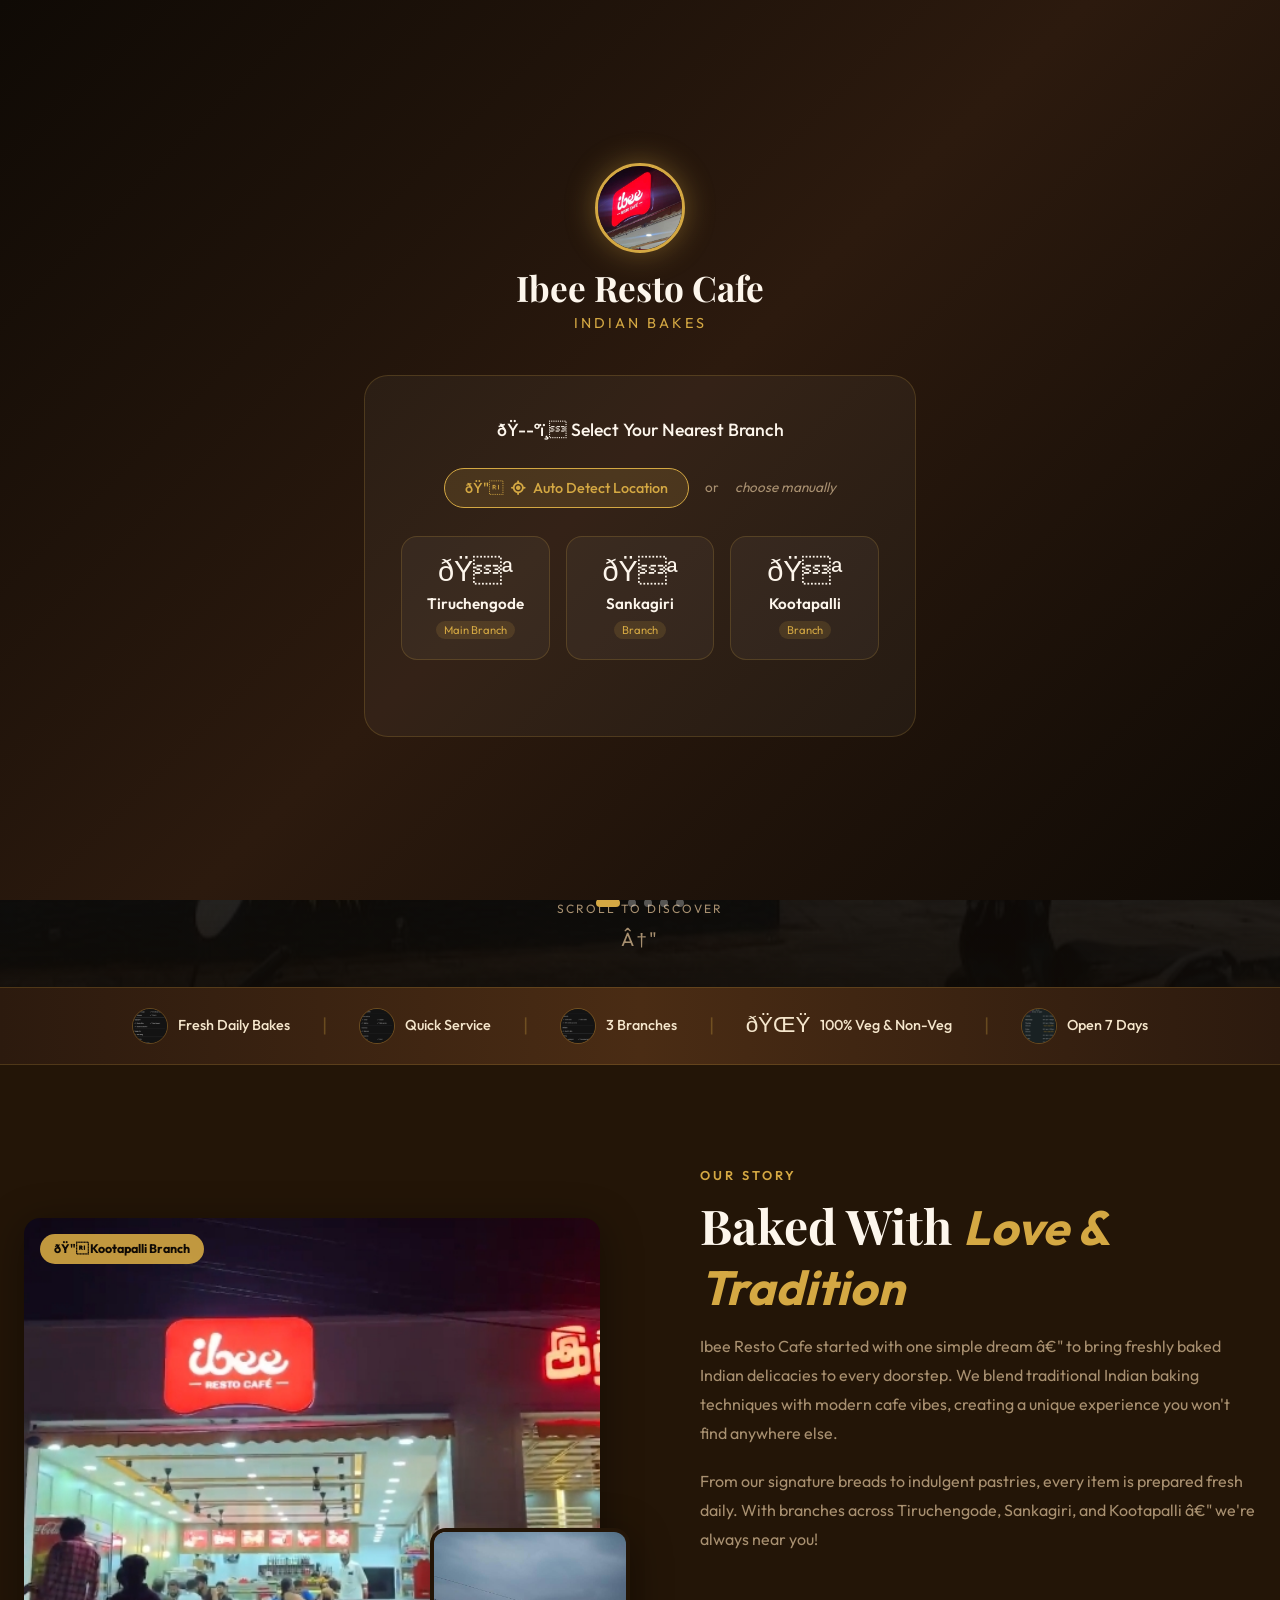
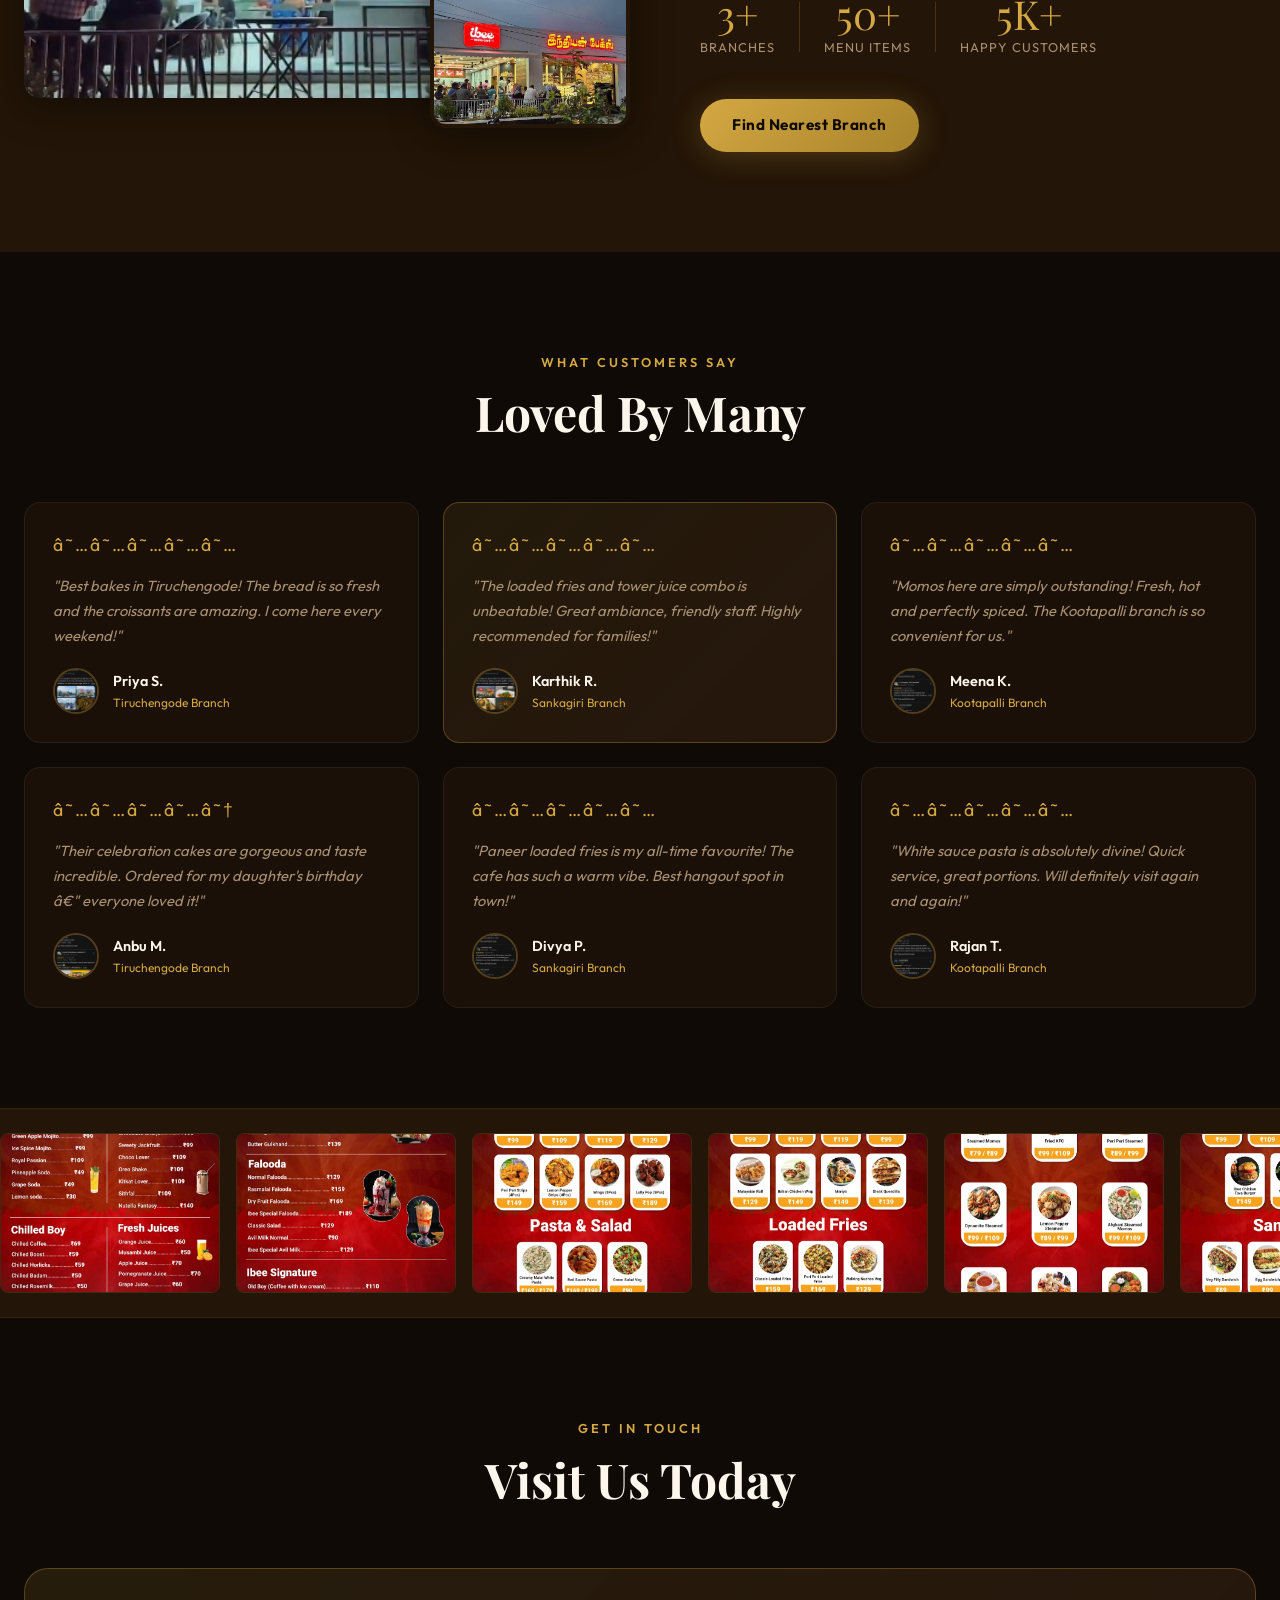
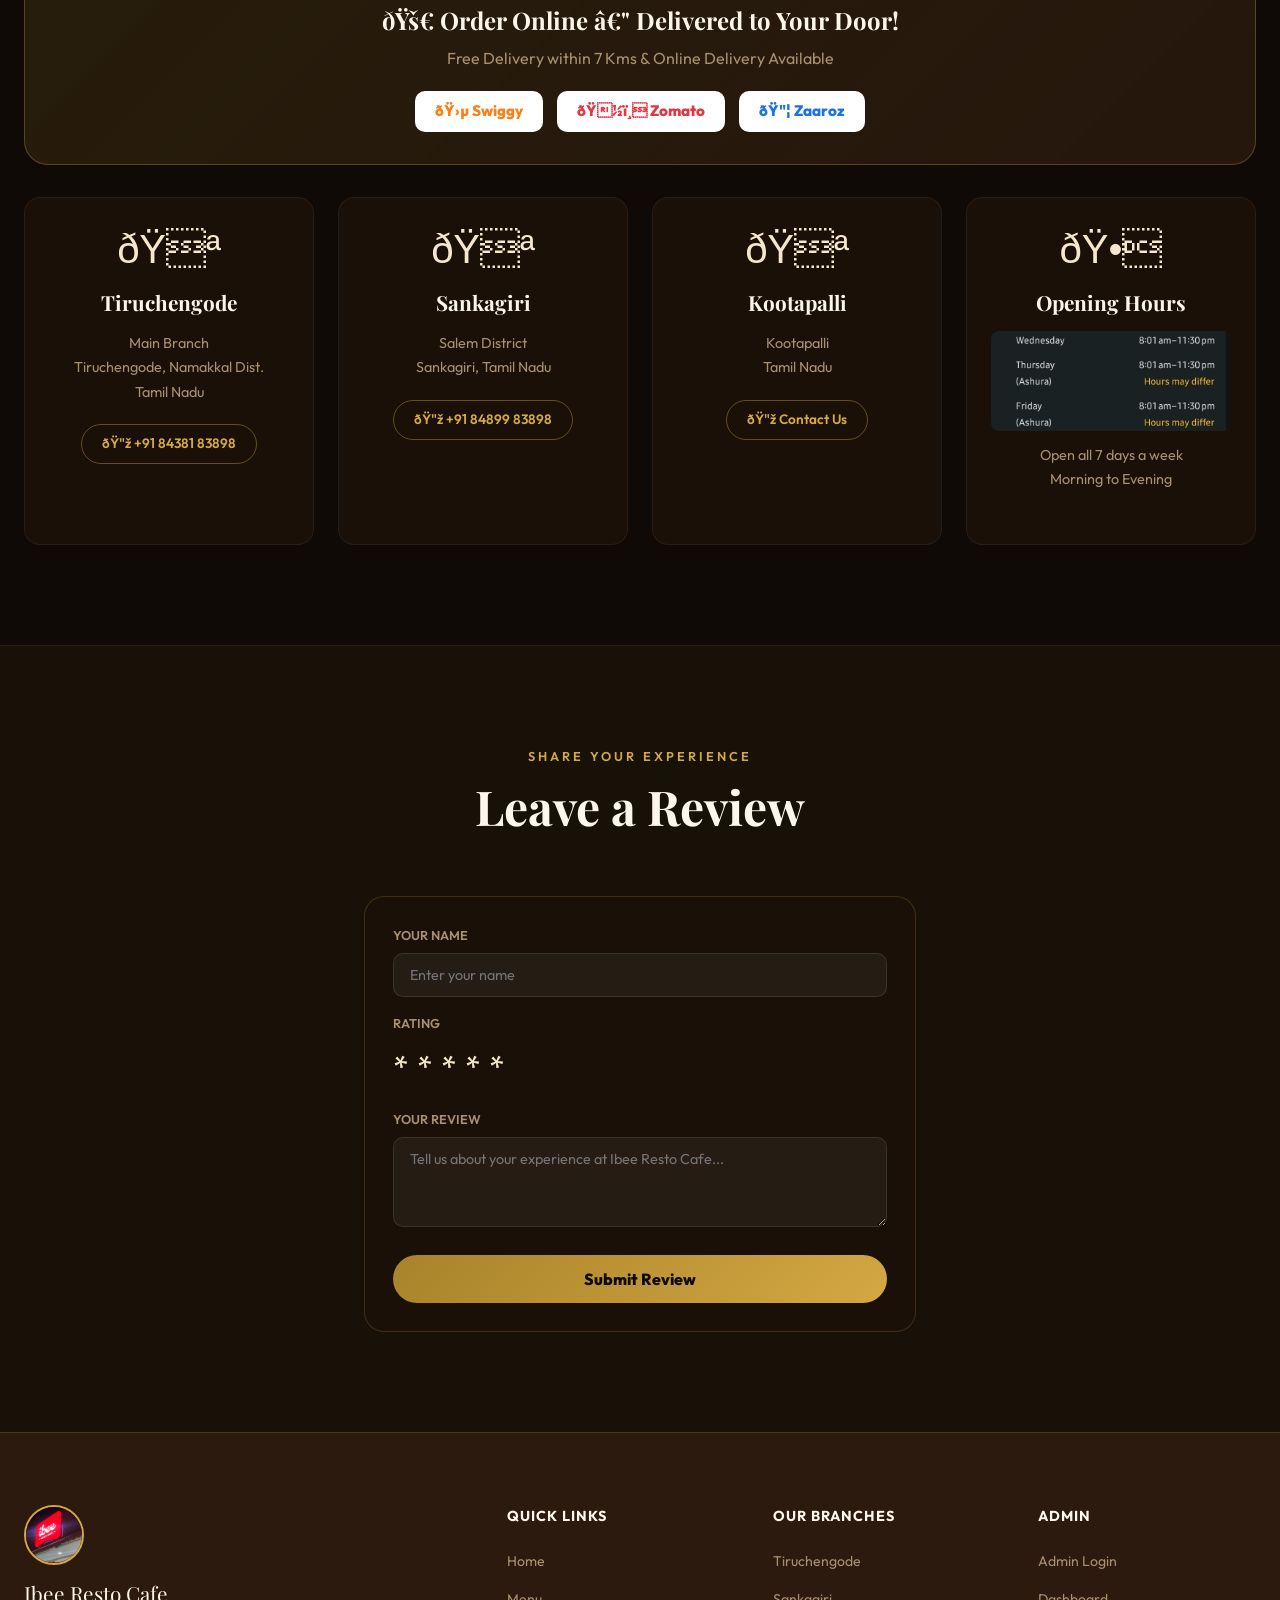
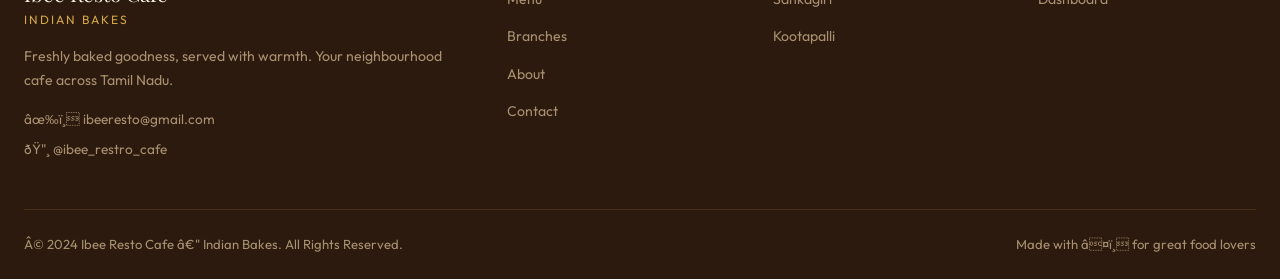
<file: index.html>
<!DOCTYPE html>
<html lang="en">
<head>
  <meta charset="UTF-8" />
  <meta name="viewport" content="width=device-width, initial-scale=1.0" />
  <title>Ibee Resto Cafe â€" Indian Bakes | Tiruchengode | Sankagiri | Kootapalli</title>
  <meta name="description" content="Ibee Resto Cafe â€" Indian Bakes. Fresh bakes, burgers, beverages & more. Multiple branches across Tiruchengode, Sankagiri, and Kootapalli. Order online today!" />
  <link rel="icon" href="images/logo.jpg" type="image/jpeg" />
  <link rel="preconnect" href="https://fonts.googleapis.com" />
  <link rel="preconnect" href="https://fonts.gstatic.com" crossorigin />
  <link href="https://fonts.googleapis.com/css2?family=Playfair+Display:ital,wght@0,400;0,600;0,700;1,400&family=Outfit:wght@300;400;500;600;700&display=swap" rel="stylesheet" />
  <link rel="stylesheet" href="css/style.css" />`n  <link rel="stylesheet" href="css/mobile.css" />
  <link rel="stylesheet" href="https://cdnjs.cloudflare.com/ajax/libs/font-awesome/6.5.0/css/all.min.css" />
</head>
<body>
  <!-- TODAY'S SPECIAL BANNER -->
  <div id="todays-special-banner" style="background:linear-gradient(135deg,#7B2D00,#D4A843);padding:14px 20px;text-align:center;position:relative;z-index:50;">
    <div style="max-width:800px;margin:0 auto;display:flex;align-items:center;justify-content:center;gap:14px;flex-wrap:wrap;">
      <span style="font-size:1.3rem;"></span>
      <span style="font-family:'Playfair Display',serif;color:#FDF6EC;font-size:1rem;font-weight:600;" id="special-text">Today's Special: Momo Platter + Tower Juice Combo at &#8377;179!</span>
      <a href="order.html" style="background:#FDF6EC;color:#7B2D00;border-radius:20px;padding:6px 18px;font-size:0.82rem;font-weight:800;text-decoration:none;white-space:nowrap;">Order Now</a>
      <button onclick="document.getElementById('todays-special-banner').style.display='none'" style="background:none;border:none;color:rgba(255,255,255,0.7);cursor:pointer;font-size:1.2rem;position:absolute;right:16px;top:50%;transform:translateY(-50%);">X</button>
    </div>
  </div>


  <!-- ===== BRANCH SELECTOR OVERLAY ===== -->
  <div id="branch-overlay" class="branch-overlay active">
    <div class="branch-overlay-inner">
      <div class="branch-logo-wrap">
        <img src="images/logo.jpg" alt="Ibee Resto Cafe Logo" class="branch-logo" />
        <h1 class="branch-title">Ibee Resto Cafe</h1>
        <p class="branch-subtitle">Indian Bakes</p>
      </div>
      <div class="branch-card">
        <p class="branch-prompt">ðŸ--ºï¸ Select Your Nearest Branch</p>
        <div class="branch-detect-row">
          <button id="detect-location-btn" class="btn-detect" onclick="detectLocation()">
            <span class="icon">ðŸ"</span> <i class="fa-solid fa-location-crosshairs"></i> Auto Detect Location
          </button>
          <span class="or-divider">or</span>
          <span class="manual-label">choose manually</span>
        </div>
        <div class="branch-grid">
          <button class="branch-btn" onclick="selectBranch('tiruchengode')" id="branch-tiruchengode">
            <span class="branch-icon">ðŸª</span>
            <span class="branch-name">Tiruchengode</span>
            <span class="branch-tag">Main Branch</span>
          </button>
          <button class="branch-btn" onclick="selectBranch('sankagiri')" id="branch-sankagiri">
            <span class="branch-icon">ðŸª</span>
            <span class="branch-name">Sankagiri</span>
            <span class="branch-tag">Branch</span>
          </button>
          <button class="branch-btn" onclick="selectBranch('kootapalli')" id="branch-kootapalli">
            <span class="branch-icon">ðŸª</span>
            <span class="branch-name">Kootapalli</span>
            <span class="branch-tag">Branch</span>
          </button>
        </div>
        <p class="branch-note" id="detect-status"></p>
      </div>
    </div>
  </div>

  <!-- ===== NAVBAR ===== -->
  <nav class="navbar" id="navbar">
    <div class="nav-container">
      <a href="index.html" class="nav-logo">
        <img src="images/logo.jpg" alt="Ibee Logo" class="nav-logo-img" />
        <div class="nav-logo-text">
          <span class="nav-brand">Ibee Resto Cafe</span>
          <span class="nav-tagline">Indian Bakes</span>
        </div>
      </a>
      <ul class="nav-links" id="nav-links">
        <li><a href="index.html" class="nav-link active">Home</a></li>
        <li><a href="menu.html" class="nav-link">Menu</a></li>
        <li><a href="order.html" class="nav-link" style="color:var(--gold);font-weight:700;">ðŸ›' Order</a></li>
        <li><a href="branches.html" class="nav-link">Branches</a></li>
        <li><a href="index.html#about" class="nav-link">About</a></li>
        <li><a href="index.html#contact" class="nav-link">Contact</a></li>
      </ul>
      <div class="nav-actions">
        <div class="branch-indicator" id="nav-branch-indicator" onclick="changeBranch()">
          <span class="bi-dot">â--</span>
          <span id="current-branch-nav">Select Branch</span>
          <span class="bi-arrow">âŒ„</span>
        </div>
        <a href="admin/login.html" class="btn-admin" id="admin-btn">Admin</a>
        <button class="hamburger" id="hamburger" onclick="toggleMenu()" aria-label="Menu">
          <span></span><span></span><span></span>
        </button>
      </div>
    </div>
  </nav>

  <!-- ===== HERO SECTION ===== -->
  <section class="hero" id="home">
    <div class="hero-bg-slider">
      <div class="hero-slide active" style="background-image:url('images/cafe_exterior1.jpg')"></div>
      <div class="hero-slide" style="background-image:url('images/cafe_exterior2.jpg')"></div>
      <div class="hero-slide" style="background-image:url('images/cafe_exterior3.jpg')"></div>
      <div class="hero-slide" style="background-image:url('images/cafe_exterior4.jpg')"></div>
      <div class="hero-slide" style="background-image:url('images/cafe_exterior5.jpg')"></div>
    </div>
    <div class="hero-overlay"></div>
    <div class="hero-content">
      <div class="hero-badge">âœ¦ Freshly Baked Every Day âœ¦</div>
      <div class="hero-logo-wrap">
        <div class="hero-logo-glow"></div>
        <img src="images/logo.jpg" alt="Ibee Resto Cafe â€" Indian Bakes" class="hero-logo-main" />
      </div>
      <h1 class="hero-title">
        <span class="hero-title-main">Ibee Resto Cafe</span>
        <span class="hero-title-sub">Indian Bakes</span>
      </h1>
      <p class="hero-desc">From oven to table â€" authentic Indian bakes, bold flavours & warm vibes.<br/>
        <span class="hero-branch-tag" id="hero-branch-display">ðŸ" Select a branch to explore menu</span>
      </p>
      <div class="hero-cta">
        <a href="order.html" class="btn-primary">ðŸ›' Order Now</a>
        <a href="menu.html" class="btn-outline">View Menu</a>
        <a href="branches.html" class="btn-outline">Our Branches</a>
      </div>
    </div>
    <div class="hero-scroll-hint">
      <span>Scroll to discover</span>
      <div class="scroll-arrow">â†"</div>
    </div>
    <div class="hero-slide-dots" id="hero-dots"></div>
  </section>

  <!-- ===== FEATURES STRIP ===== -->
  <section class="features-strip">
    <div class="feature-item">
      <img src="images/features1.jpg" alt="Fresh Bakes" class="feat-img" />
      <span>Fresh Daily Bakes</span>
    </div>
    <div class="feat-divider">|</div>
    <div class="feature-item">
      <img src="images/features2.jpg" alt="Quick Service" class="feat-img" />
      <span>Quick Service</span>
    </div>
    <div class="feat-divider">|</div>
    <div class="feature-item">
      <img src="images/features3.jpg" alt="Multi Branch" class="feat-img" />
      <span>3 Branches</span>
    </div>
    <div class="feat-divider">|</div>
    <div class="feature-item">
      <span class="feat-emoji">ðŸŒŸ</span>
      <span>100% Veg & Non-Veg</span>
    </div>
    <div class="feat-divider">|</div>
    <div class="feature-item">
      <img src="images/timing.jpg" alt="Timings" class="feat-img" />
      <span>Open 7 Days</span>
    </div>
  </section>

  <!-- ===== ABOUT / STORY ===== -->
  <section class="section about-section" id="about">
    <div class="container about-grid">
      <div class="about-images">
        <img src="images/cafe_exterior4.jpg" alt="Ibee Cafe Kootapalli" class="about-img-main" />
        <img src="images/cafe_exterior5.jpg" alt="Ibee Cafe Kootapalli" class="about-img-float" />
        <div class="about-branch-tag">ðŸ" Kootapalli Branch</div>
      </div>
      <div class="about-content">
        <p class="section-eyebrow">Our Story</p>
        <h2 class="section-title">Baked With <em>Love & Tradition</em></h2>
        <p class="about-text">
          Ibee Resto Cafe started with one simple dream â€" to bring freshly baked Indian delicacies to every doorstep. 
          We blend traditional Indian baking techniques with modern cafe vibes, creating a unique experience you won't find anywhere else.
        </p>
        <p class="about-text">
          From our signature breads to indulgent pastries, every item is prepared fresh daily. 
          With branches across Tiruchengode, Sankagiri, and Kootapalli â€" we're always near you!
        </p>
        <div class="about-stats">
          <div class="stat-item">
            <span class="stat-num">3+</span>
            <span class="stat-label">Branches</span>
          </div>
          <div class="stat-divider"></div>
          <div class="stat-item">
            <span class="stat-num">50+</span>
            <span class="stat-label">Menu Items</span>
          </div>
          <div class="stat-divider"></div>
          <div class="stat-item">
            <span class="stat-num">5K+</span>
            <span class="stat-label">Happy Customers</span>
          </div>
        </div>
        <a href="branches.html" class="btn-primary">Find Nearest Branch</a>
      </div>
    </div>
  </section>

  <!-- ===== REVIEWS ===== -->
  <section class="section reviews-section" id="reviews">
    <div class="container">
      <div class="section-header">
        <p class="section-eyebrow">What Customers Say</p>
        <h2 class="section-title">Loved By Many</h2>
      </div>
      <div class="reviews-grid">
        <div class="review-card">
          <div class="review-stars">â˜…â˜…â˜…â˜…â˜…</div>
          <p class="review-text">"Best bakes in Tiruchengode! The bread is so fresh and the croissants are amazing. I come here every weekend!"</p>
          <div class="reviewer">
            <img src="images/customer_review1.jpg" alt="Reviewer" class="reviewer-img" />
            <div>
              <span class="reviewer-name">Priya S.</span>
              <span class="reviewer-branch">Tiruchengode Branch</span>
            </div>
          </div>
        </div>
        <div class="review-card featured">
          <div class="review-stars">â˜…â˜…â˜…â˜…â˜…</div>
          <p class="review-text">"The loaded fries and tower juice combo is unbeatable! Great ambiance, friendly staff. Highly recommended for families!"</p>
          <div class="reviewer">
            <img src="images/customer_review2.jpg" alt="Reviewer" class="reviewer-img" />
            <div>
              <span class="reviewer-name">Karthik R.</span>
              <span class="reviewer-branch">Sankagiri Branch</span>
            </div>
          </div>
        </div>
        <div class="review-card">
          <div class="review-stars">â˜…â˜…â˜…â˜…â˜…</div>
          <p class="review-text">"Momos here are simply outstanding! Fresh, hot and perfectly spiced. The Kootapalli branch is so convenient for us."</p>
          <div class="reviewer">
            <img src="images/customer_review3.jpg" alt="Reviewer" class="reviewer-img" />
            <div>
              <span class="reviewer-name">Meena K.</span>
              <span class="reviewer-branch">Kootapalli Branch</span>
            </div>
          </div>
        </div>
        <div class="review-card">
          <div class="review-stars">â˜…â˜…â˜…â˜…â˜†</div>
          <p class="review-text">"Their celebration cakes are gorgeous and taste incredible. Ordered for my daughter's birthday â€" everyone loved it!"</p>
          <div class="reviewer">
            <img src="images/customer_review4.jpg" alt="Reviewer" class="reviewer-img" />
            <div>
              <span class="reviewer-name">Anbu M.</span>
              <span class="reviewer-branch">Tiruchengode Branch</span>
            </div>
          </div>
        </div>
        <div class="review-card">
          <div class="review-stars">â˜…â˜…â˜…â˜…â˜…</div>
          <p class="review-text">"Paneer loaded fries is my all-time favourite! The cafe has such a warm vibe. Best hangout spot in town!"</p>
          <div class="reviewer">
            <img src="images/customer_review5.jpg" alt="Reviewer" class="reviewer-img" />
            <div>
              <span class="reviewer-name">Divya P.</span>
              <span class="reviewer-branch">Sankagiri Branch</span>
            </div>
          </div>
        </div>
        <div class="review-card">
          <div class="review-stars">â˜…â˜…â˜…â˜…â˜…</div>
          <p class="review-text">"White sauce pasta is absolutely divine! Quick service, great portions. Will definitely visit again and again!"</p>
          <div class="reviewer">
            <img src="images/customer_review6.jpg" alt="Reviewer" class="reviewer-img" />
            <div>
              <span class="reviewer-name">Rajan T.</span>
              <span class="reviewer-branch">Kootapalli Branch</span>
            </div>
          </div>
        </div>
      </div>
    </div>
  </section>

  <!-- ===== GALLERY STRIP ===== -->
  <section class="gallery-strip">
    <div class="gallery-track">
      <img src="images/menu1.jpg" alt="Menu" />
      <img src="images/menu2.jpg" alt="Menu" />
      <img src="images/menu3.jpg" alt="Menu" />
      <img src="images/menu4.jpg" alt="Menu" />
      <img src="images/menu5.jpg" alt="Menu" />
      <img src="images/menu6.jpg" alt="Menu" />
      <img src="images/menu7.jpg" alt="Menu" />
      <img src="images/panner_loaded_fries.jpg" alt="Paneer Loaded Fries" />
      <img src="images/fired sticks.jpg" alt="Fired Sticks" />
      <!-- Duplicate for seamless loop -->
      <img src="images/menu1.jpg" alt="Menu" />
      <img src="images/menu2.jpg" alt="Menu" />
      <img src="images/menu3.jpg" alt="Menu" />
      <img src="images/menu4.jpg" alt="Menu" />
    </div>
  </section>

  <!-- ===== CONTACT ===== -->
  <section class="section contact-section" id="contact">
    <div class="container">
      <div class="section-header">
        <p class="section-eyebrow">Get In Touch</p>
        <h2 class="section-title">Visit Us Today</h2>
      </div>
      <div class="contact-grid">
        <!-- Delivery Banner -->
        <div style="grid-column:1/-1;background:linear-gradient(135deg,rgba(212,168,67,0.12),rgba(44,26,14,0.8));border:1px solid rgba(212,168,67,0.3);border-radius:24px;padding:32px;text-align:center;margin-bottom:8px;">
          <h3 style="font-family:var(--font-display);font-size:1.5rem;color:var(--cream);margin-bottom:6px;">ðŸš€ Order Online â€" Delivered to Your Door!</h3>
          <p style="color:var(--text-muted);margin-bottom:20px;">Free Delivery within 7 Kms &amp; Online Delivery Available</p>
          <div style="display:flex;justify-content:center;gap:14px;flex-wrap:wrap;">
            <div style="background:white;border-radius:10px;padding:8px 20px;font-weight:800;color:#fc8019;font-size:0.95rem;">ðŸ›µ Swiggy</div>
            <div style="background:white;border-radius:10px;padding:8px 20px;font-weight:800;color:#e23744;font-size:0.95rem;">ðŸ½ï¸ Zomato</div>
            <div style="background:white;border-radius:10px;padding:8px 20px;font-weight:800;color:#1a73e8;font-size:0.95rem;">ðŸ"¦ Zaaroz</div>
          </div>
        </div>
        <div class="contact-card">
          <div class="contact-icon">ðŸª</div>
          <h3>Tiruchengode</h3>
          <p>Main Branch<br/>Tiruchengode, Namakkal Dist.<br/>Tamil Nadu</p>
          <a href="tel:+918438183898" class="contact-link">ðŸ"ž +91 84381 83898</a>
        </div>
        <div class="contact-card">
          <div class="contact-icon">ðŸª</div>
          <h3>Sankagiri</h3>
          <p>Salem District<br/>Sankagiri, Tamil Nadu</p>
          <a href="tel:+918489983898" class="contact-link">ðŸ"ž +91 84899 83898</a>
        </div>
        <div class="contact-card">
          <div class="contact-icon">ðŸª</div>
          <h3>Kootapalli</h3>
          <p>Kootapalli<br/>Tamil Nadu</p>
          <a href="tel:+918438183898" class="contact-link">ðŸ"ž Contact Us</a>
        </div>
        <div class="contact-card contact-hours">
          <div class="contact-icon">ðŸ•</div>
          <h3>Opening Hours</h3>
          <img src="images/timing.jpg" alt="Opening hours" class="timing-img" />
          <p>Open all 7 days a week<br/>Morning to Evening</p>
        </div>
      </div>
    </div>
  </section>

  <!-- ===== FOOTER ===== -->  <!-- CUSTOMER REVIEW FORM -->
  <section class="section" id="leave-review" style="background:rgba(212,168,67,0.04);border-top:1px solid rgba(212,168,67,0.1);">
    <div class="container" style="max-width:600px;">
      <div class="section-header">
        <p class="section-eyebrow">Share Your Experience</p>
        <h2 class="section-title">Leave a Review </h2>
      </div>
      <div style="background:var(--dark-card);border:1px solid rgba(212,168,67,0.2);border-radius:20px;padding:28px;">
        <div style="margin-bottom:16px;">
          <label style="display:block;color:var(--text-muted);font-size:0.8rem;font-weight:600;margin-bottom:8px;">YOUR NAME</label>
          <input type="text" id="rv-name" placeholder="Enter your name" style="width:100%;background:rgba(255,255,255,0.05);border:1px solid rgba(255,255,255,0.1);border-radius:10px;padding:12px 16px;color:var(--cream);font-size:0.9rem;font-family:Outfit,sans-serif;box-sizing:border-box;" />
        </div>
        <div style="margin-bottom:16px;">
          <label style="display:block;color:var(--text-muted);font-size:0.8rem;font-weight:600;margin-bottom:8px;">RATING</label>
          <div id="rv-stars" style="display:flex;gap:8px;font-size:2rem;cursor:pointer;">
            <span data-star="1" onclick="setRating(1)">*</span>
            <span data-star="2" onclick="setRating(2)">*</span>
            <span data-star="3" onclick="setRating(3)">*</span>
            <span data-star="4" onclick="setRating(4)">*</span>
            <span data-star="5" onclick="setRating(5)">*</span>
          </div>
        </div>
        <div style="margin-bottom:20px;">
          <label style="display:block;color:var(--text-muted);font-size:0.8rem;font-weight:600;margin-bottom:8px;">YOUR REVIEW</label>
          <textarea id="rv-text" placeholder="Tell us about your experience at Ibee Resto Cafe..." style="width:100%;background:rgba(255,255,255,0.05);border:1px solid rgba(255,255,255,0.1);border-radius:10px;padding:12px 16px;color:var(--cream);font-size:0.9rem;font-family:Outfit,sans-serif;resize:vertical;min-height:90px;box-sizing:border-box;"></textarea>
        </div>
        <button onclick="submitReview()" style="width:100%;background:linear-gradient(135deg,var(--gold-dark),var(--gold));color:var(--dark);border:none;border-radius:30px;padding:14px;font-size:1rem;font-weight:800;cursor:pointer;font-family:Outfit,sans-serif;">Submit Review </button>
        <div id="rv-success" style="display:none;text-align:center;padding:16px;color:#27ae60;font-weight:600;font-size:0.95rem;margin-top:12px;"> Thank you for your review!</div>
      </div>
    </div>
  </section>
  <script>
    var rvRating = 0;
    function setRating(n){
      rvRating=n;
      document.querySelectorAll('#rv-stars span').forEach(function(s,i){
        s.textContent = i<n ? '*' : '*';
        s.style.color = i<n ? '#D4A843' : 'var(--text-muted)';
      });
    }
    function submitReview(){
      var name=document.getElementById('rv-name').value.trim();
      var text=document.getElementById('rv-text').value.trim();
      if(!name){alert('Please enter your name!');return;}
      if(!rvRating){alert('Please select a rating!');return;}
      if(!text){alert('Please write your review!');return;}
      var reviews=JSON.parse(localStorage.getItem('ibee_reviews')||'[]');
      reviews.unshift({name:name,rating:rvRating,text:text,time:new Date().toLocaleDateString('en-IN')});
      localStorage.setItem('ibee_reviews',JSON.stringify(reviews.slice(0,50)));
      document.getElementById('rv-success').style.display='block';
      document.getElementById('rv-name').value='';
      document.getElementById('rv-text').value='';
      setRating(0);
      setTimeout(function(){document.getElementById('rv-success').style.display='none';},3000);
    }
  </script>


  <footer class="footer">
    <div class="container">
      <div class="footer-grid">
        <div class="footer-brand">
          <img src="images/logo.jpg" alt="Ibee Logo" class="footer-logo" />
          <p class="footer-brand-name">Ibee Resto Cafe</p>
          <p class="footer-tagline">Indian Bakes</p>
          <p class="footer-desc">Freshly baked goodness, served with warmth. Your neighbourhood cafe across Tamil Nadu.</p>
          <div style="margin-top:16px;display:flex;flex-direction:column;gap:8px;">
            <a href="mailto:ibeeresto@gmail.com" style="color:var(--text-muted);font-size:0.85rem;transition:color 0.3s;" onmouseover="this.style.color='var(--gold)'" onmouseout="this.style.color='var(--text-muted)'">âœ‰ï¸ ibeeresto@gmail.com</a>
            <a href="https://instagram.com/ibee_restro_cafe" target="_blank" rel="noopener" style="color:var(--text-muted);font-size:0.85rem;transition:color 0.3s;" onmouseover="this.style.color='var(--gold)'" onmouseout="this.style.color='var(--text-muted)'">ðŸ"¸ @ibee_restro_cafe</a>
          </div>
        </div>
        <div class="footer-links-col">
          <h4>Quick Links</h4>
          <ul>
            <li><a href="index.html">Home</a></li>
            <li><a href="menu.html">Menu</a></li>
            <li><a href="branches.html">Branches</a></li>
            <li><a href="index.html#about">About</a></li>
            <li><a href="index.html#contact">Contact</a></li>
          </ul>
        </div>
        <div class="footer-links-col">
          <h4>Our Branches</h4>
          <ul>
            <li><a href="branches.html#tiruchengode">Tiruchengode</a></li>
            <li><a href="branches.html#sankagiri">Sankagiri</a></li>
            <li><a href="branches.html#kootapalli">Kootapalli</a></li>
          </ul>
        </div>
        <div class="footer-links-col">
          <h4>Admin</h4>
          <ul>
            <li><a href="admin/login.html">Admin Login</a></li>
            <li><a href="admin/dashboard.html">Dashboard</a></li>
          </ul>
        </div>
      </div>
      <div class="footer-bottom">
        <p>Â&copy; 2024 Ibee Resto Cafe â€" Indian Bakes. All Rights Reserved.</p>
        <p>Made with â¤ï¸ for great food lovers</p>
      </div>
    </div>
  </footer>

  <script src="js/main.js"></script>
</body>
</html>
</file>
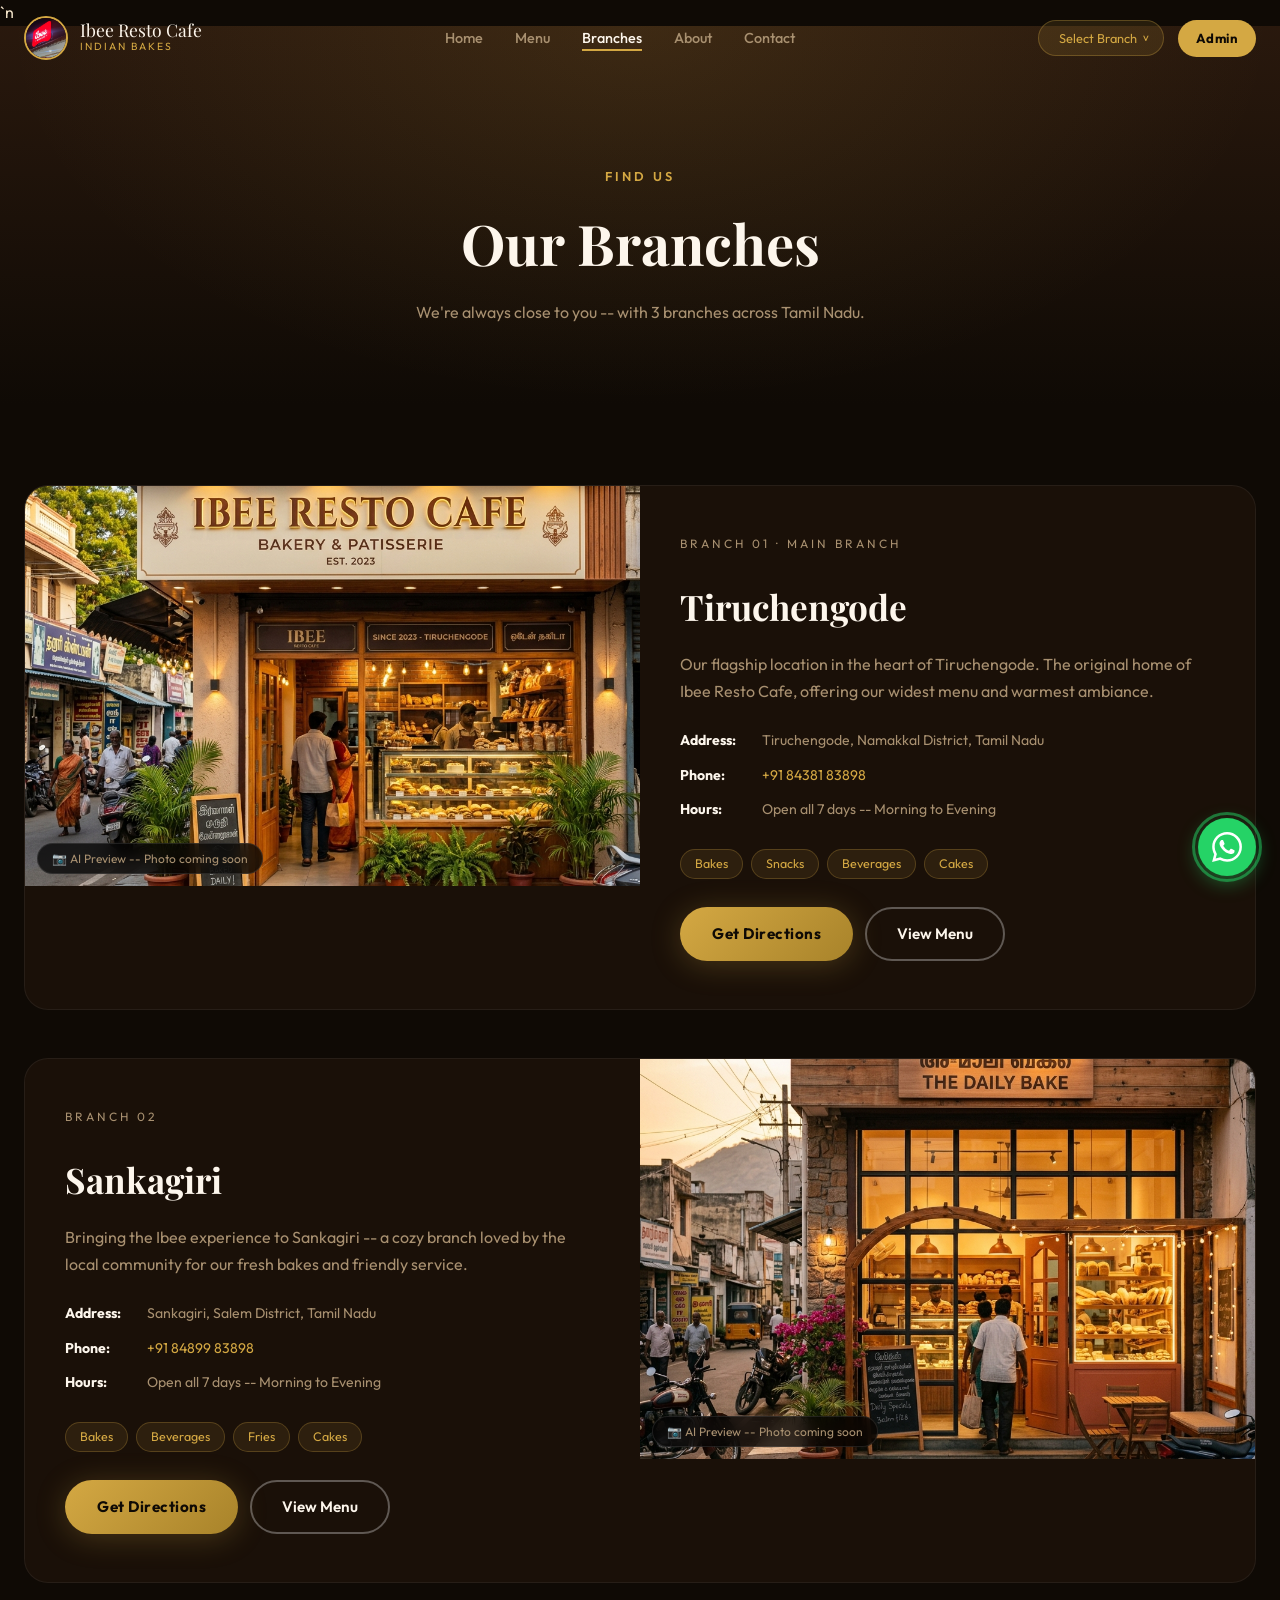
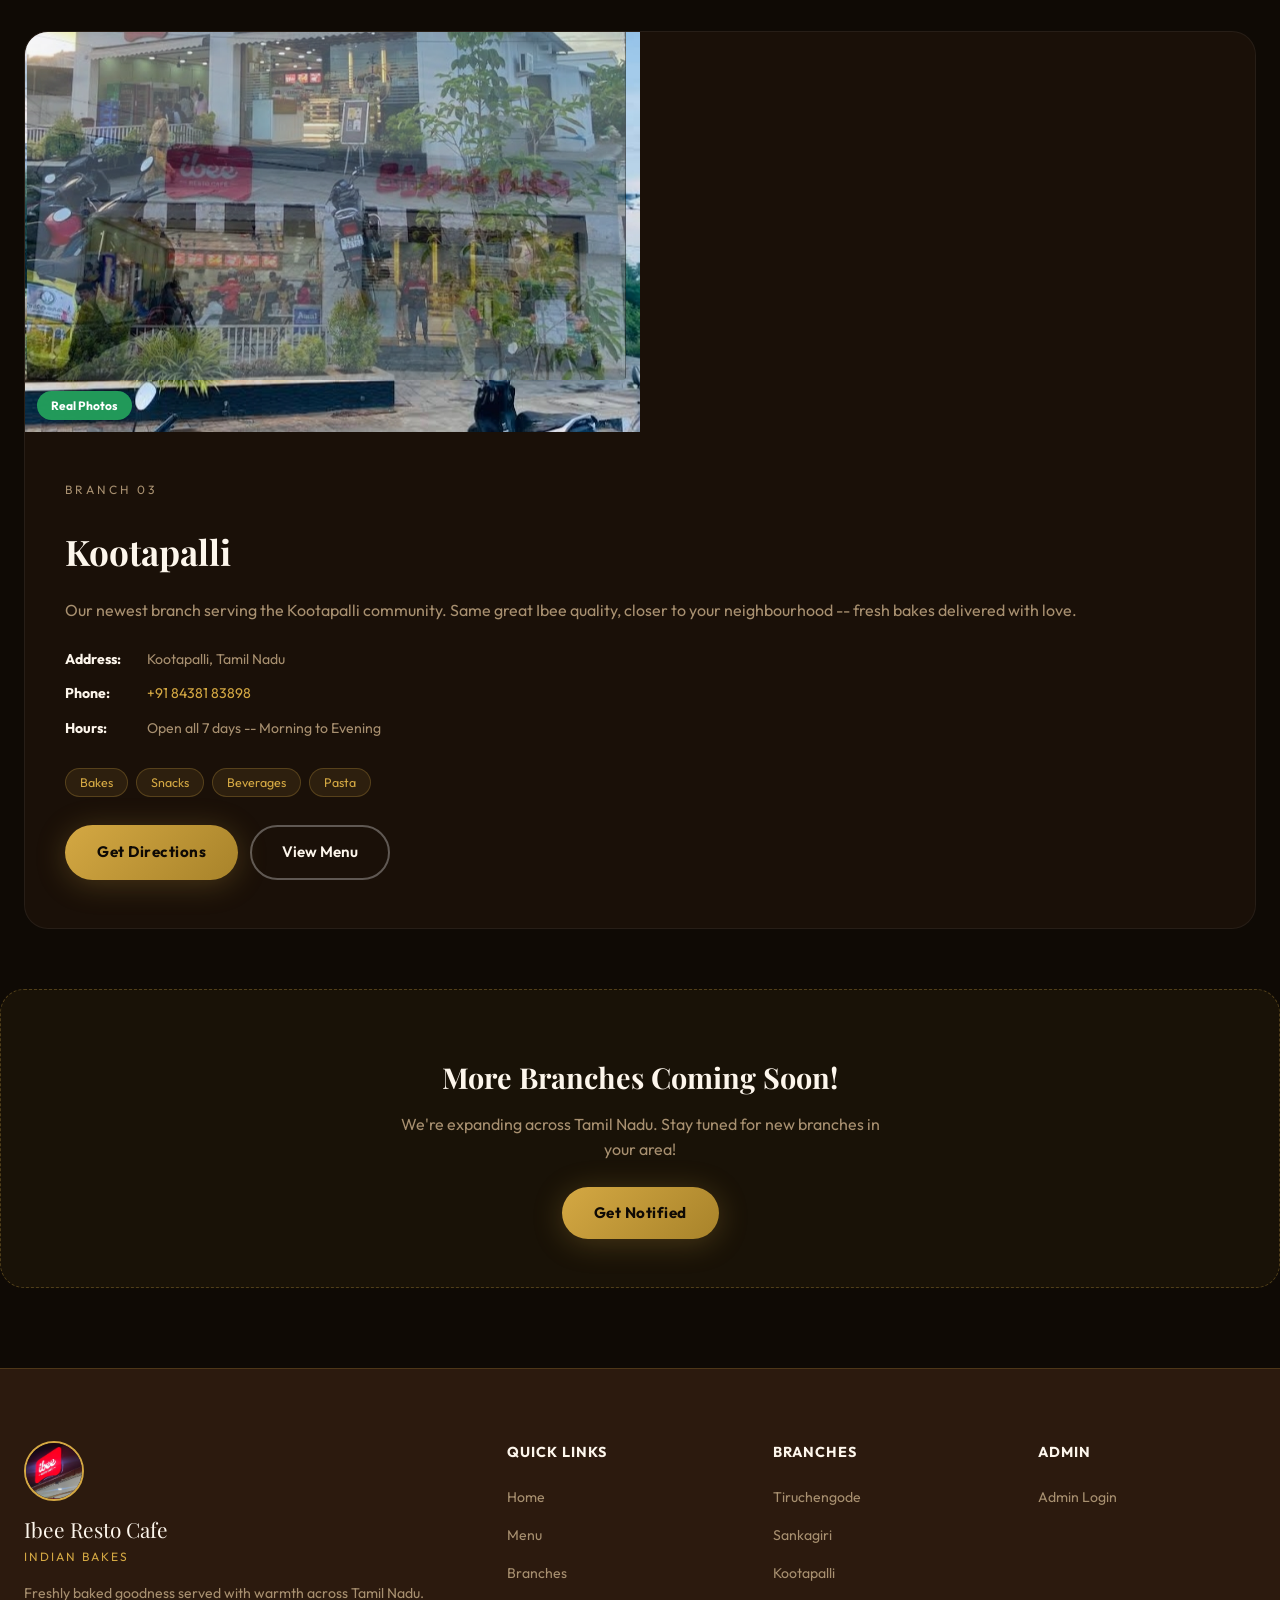
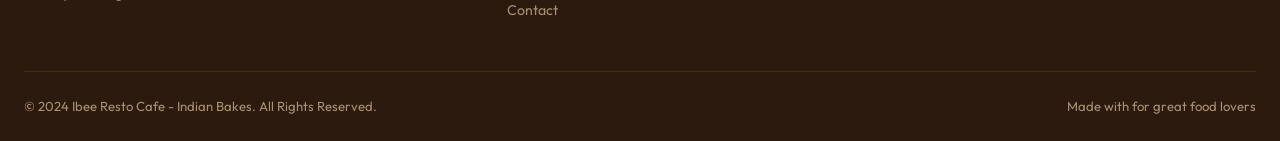
<file: branches.html>
<!DOCTYPE html>
<html lang="en">
<head>
  <meta charset="UTF-8" />
  <meta name="viewport" content="width=device-width, initial-scale=1.0" />
  <title>Our Branches - Ibee Resto Cafe | Tiruchengode | Sankagiri | Kootapalli</title>
  <meta name="description" content="Find your nearest Ibee Resto Cafe - Indian Bakes branch. Located in Tiruchengode, Sankagiri and Kootapalli. Get directions and contact info." />
  <link rel="icon" href="images/logo.jpg" type="image/jpeg" />
  <link rel="preconnect" href="https://fonts.googleapis.com" />
  <link rel="preconnect" href="https://fonts.gstatic.com" crossorigin />
  <link href="https://fonts.googleapis.com/css2?family=Playfair+Display:ital,wght@0,400;0,600;0,700;1,400&family=Outfit:wght@300;400;500;600;700&display=swap" rel="stylesheet" />
  <link rel="stylesheet" href="css/style.css" />`n  <link rel="stylesheet" href="css/mobile.css" />
  <link rel="stylesheet" href="https://cdnjs.cloudflare.com/ajax/libs/font-awesome/6.5.0/css/all.min.css" />
</head>
<body>

  <!-- NAVBAR -->
  <nav class="navbar scrolled" id="navbar">
    <div class="nav-container">
      <a href="index.html" class="nav-logo">
        <img src="images/logo.jpg" alt="Ibee Logo" class="nav-logo-img" />
        <div class="nav-logo-text">
          <span class="nav-brand">Ibee Resto Cafe</span>
          <span class="nav-tagline">Indian Bakes</span>
        </div>
      </a>
      <ul class="nav-links" id="nav-links">
        <li><a href="index.html" class="nav-link">Home</a></li>
        <li><a href="menu.html" class="nav-link">Menu</a></li>
        <li><a href="branches.html" class="nav-link active">Branches</a></li>
        <li><a href="index.html#about" class="nav-link">About</a></li>
        <li><a href="index.html#contact" class="nav-link">Contact</a></li>
      </ul>
      <div class="nav-actions">
        <div class="branch-indicator" id="nav-branch-indicator" onclick="changeBranch()">
          <span class="bi-dot"></span>
          <span id="current-branch-nav">Select Branch</span>
          <span class="bi-arrow">v</span>
        </div>
        <a href="admin/login.html" class="btn-admin">Admin</a>
        <button class="hamburger" id="hamburger" onclick="toggleMenu()">
          <span></span><span></span><span></span>
        </button>
      </div>
    </div>
  </nav>

  <!-- BRANCH OVERLAY -->
  <div id="branch-overlay" class="branch-overlay">
    <div class="branch-overlay-inner">
      <div class="branch-logo-wrap">
        <img src="images/logo.jpg" alt="Ibee Resto Cafe Logo" class="branch-logo" />
        <h1 class="branch-title">Ibee Resto Cafe</h1>
        <p class="branch-subtitle">Indian Bakes</p>
      </div>
      <div class="branch-card">
        <p class="branch-prompt"> Select Your Nearest Branch</p>
        <div class="branch-detect-row">
          <button id="detect-location-btn" class="btn-detect" onclick="detectLocation()">
            <span class="icon"></span> <i class="fa-solid fa-location-crosshairs"></i> Auto Detect Location
          </button>
          <span class="or-divider">or</span>
          <span class="manual-label">choose manually</span>
        </div>
        <div class="branch-grid">
          <button class="branch-btn" onclick="selectBranch('tiruchengode')" id="branch-tiruchengode">
            <span class="branch-icon"></span>
            <span class="branch-name">Tiruchengode</span>
            <span class="branch-tag">Main Branch</span>
          </button>
          <button class="branch-btn" onclick="selectBranch('sankagiri')" id="branch-sankagiri">
            <span class="branch-icon"></span>
            <span class="branch-name">Sankagiri</span>
            <span class="branch-tag">Branch</span>
          </button>
          <button class="branch-btn" onclick="selectBranch('kootapalli')" id="branch-kootapalli">
            <span class="branch-icon"></span>
            <span class="branch-name">Kootapalli</span>
            <span class="branch-tag">Branch</span>
          </button>
        </div>
        <p class="branch-note" id="detect-status"></p>
      </div>
    </div>
  </div>

  <!-- PAGE HERO -->
  <div class="page-hero">
    <div class="page-hero-content">
      <p class="section-eyebrow">Find Us</p>
      <h1 class="page-hero-title">Our Branches</h1>
      <p class="page-hero-desc">We're always close to you -- with 3 branches across Tamil Nadu.</p>
    </div>
  </div>

  <!-- BRANCHES PAGE -->
  <main class="branches-page">
    <div class="branches-section">
      <div class="container">

        <!-- Branch 1: Tiruchengode -->
        <div class="branch-detail-card" id="tiruchengode">
          <div class="branch-detail-inner">
            <div class="branch-img-wrap">
              <img src="images/tiruchengode_branch.png" alt="Tiruchengode Branch" />
              <div class="branch-img-label">📷 AI Preview -- Photo coming soon</div>
            </div>
            <div class="branch-info">
              <p class="branch-number">Branch 01 · Main Branch</p>
              <h2>Tiruchengode</h2>
              <p>Our flagship location in the heart of Tiruchengode. The original home of Ibee Resto Cafe, offering our widest menu and warmest ambiance.</p>
              <div class="branch-details-list">
                <div class="branch-detail-item">
                  <strong> Address:</strong>
                  <span>Tiruchengode, Namakkal District, Tamil Nadu</span>
                </div>
                <div class="branch-detail-item">
                  <strong> Phone:</strong>
                  <span><a href="tel:+918438183898" style="color:var(--gold);">+91 84381 83898</a></span>
                </div>
                <div class="branch-detail-item">
                  <strong> Hours:</strong>
                  <span>Open all 7 days -- Morning to Evening</span>
                </div>
              </div>
              <div class="branch-menu-pills">
                <span class="branch-pill"> Bakes</span>
                <span class="branch-pill"> Snacks</span>
                <span class="branch-pill"> Beverages</span>
                <span class="branch-pill"> Cakes</span>
              </div>
              <div class="branch-actions">
                <a href="https://maps.google.com/?q=Tiruchengode,Tamil+Nadu" target="_blank" rel="noopener" class="btn-primary"> Get Directions</a>
                <a href="menu.html" class="btn-outline" onclick="localStorage.setItem('ibee_branch','tiruchengode')">View Menu</a>
              </div>
            </div>
          </div>
        </div>

        <!-- Branch 2: Sankagiri -->
        <div class="branch-detail-card" id="sankagiri">
          <div class="branch-detail-inner reverse">
            <div class="branch-img-wrap">
              <img src="images/sankagiri_branch.png" alt="Sankagiri Branch" />
              <div class="branch-img-label">📷 AI Preview -- Photo coming soon</div>
            </div>
            <div class="branch-info">
              <p class="branch-number">Branch 02</p>
              <h2>Sankagiri</h2>
              <p>Bringing the Ibee experience to Sankagiri -- a cozy branch loved by the local community for our fresh bakes and friendly service.</p>
              <div class="branch-details-list">
                <div class="branch-detail-item">
                  <strong> Address:</strong>
                  <span>Sankagiri, Salem District, Tamil Nadu</span>
                </div>
                <div class="branch-detail-item">
                  <strong> Phone:</strong>
                  <span><a href="tel:+918489983898" style="color:var(--gold);">+91 84899 83898</a></span>
                </div>
                <div class="branch-detail-item">
                  <strong> Hours:</strong>
                  <span>Open all 7 days -- Morning to Evening</span>
                </div>
              </div>
              <div class="branch-menu-pills">
                <span class="branch-pill"> Bakes</span>
                <span class="branch-pill"> Beverages</span>
                <span class="branch-pill"> Fries</span>
                <span class="branch-pill"> Cakes</span>
              </div>
              <div class="branch-actions">
                <a href="https://maps.google.com/?q=Sankagiri,Salem,Tamil+Nadu" target="_blank" rel="noopener" class="btn-primary"> Get Directions</a>
                <a href="menu.html" class="btn-outline" onclick="localStorage.setItem('ibee_branch','sankagiri')">View Menu</a>
              </div>
            </div>
          </div>
        </div>

        <!-- Branch 3: Kootapalli -->
        <div class="branch-detail-card" id="kootapalli">
          <div class="branch-detail-inner">
            <!-- Kootapalli: Real photos (uploaded by owner) -->
            <div class="branch-img-wrap kootapalli-gallery">
              <img src="images/cafe_exterior1.jpg" alt="Kootapalli Branch" class="kootapalli-main-img active" />
              <img src="images/cafe_exterior2.jpg" alt="Kootapalli Branch" class="kootapalli-main-img" />
              <img src="images/cafe_exterior3.jpg" alt="Kootapalli Branch" class="kootapalli-main-img" />
              <div class="kootapalli-thumbs">
                <img src="images/cafe_exterior1.jpg" onclick="switchKoot(0)" class="koot-thumb active" />
                <img src="images/cafe_exterior2.jpg" onclick="switchKoot(1)" class="koot-thumb" />
                <img src="images/cafe_exterior3.jpg" onclick="switchKoot(2)" class="koot-thumb" />
              </div>
              <div class="branch-img-real-badge"> Real Photos</div>
            </div>
            </div>
            <div class="branch-info">
              <p class="branch-number">Branch 03</p>
              <h2>Kootapalli</h2>
              <p>Our newest branch serving the Kootapalli community. Same great Ibee quality, closer to your neighbourhood -- fresh bakes delivered with love.</p>
              <div class="branch-details-list">
                <div class="branch-detail-item">
                  <strong> Address:</strong>
                  <span>Kootapalli, Tamil Nadu</span>
                </div>
                <div class="branch-detail-item">
                  <strong> Phone:</strong>
                  <span><a href="tel:+918438183898" style="color:var(--gold);">+91 84381 83898</a></span>
                </div>
                <div class="branch-detail-item">
                  <strong> Hours:</strong>
                  <span>Open all 7 days -- Morning to Evening</span>
                </div>
              </div>
              <div class="branch-menu-pills">
                <span class="branch-pill"> Bakes</span>
                <span class="branch-pill"> Snacks</span>
                <span class="branch-pill"> Beverages</span>
                <span class="branch-pill"> Pasta</span>
              </div>
              <div class="branch-actions">
                <a href="https://maps.google.com/?q=Kootapalli,Tamil+Nadu" target="_blank" rel="noopener" class="btn-primary"> Get Directions</a>
                <a href="menu.html" class="btn-outline" onclick="localStorage.setItem('ibee_branch','kootapalli')">View Menu</a>
              </div>
            </div>
          </div>
        </div>

        <!-- More Branches Coming Soon -->
        <div style="text-align:center; margin-top:60px; padding:48px; background:rgba(212,168,67,0.05); border:1px dashed rgba(212,168,67,0.3); border-radius:24px;">
          <div style="font-size:3rem;margin-bottom:16px;"></div>
          <h3 style="font-family:var(--font-display);font-size:1.8rem;color:var(--cream);margin-bottom:12px;">More Branches Coming Soon!</h3>
          <p style="color:var(--text-muted);max-width:480px;margin:0 auto 24px;">We're expanding across Tamil Nadu. Stay tuned for new branches in your area!</p>
          <a href="index.html#contact" class="btn-primary">Get Notified</a>
        </div>

      </div>
    </div>
  </main>

  <!-- FOOTER -->
  <footer class="footer">
    <div class="container">
      <div class="footer-grid">
        <div class="footer-brand">
          <img src="images/logo.jpg" alt="Ibee Logo" class="footer-logo" />
          <p class="footer-brand-name">Ibee Resto Cafe</p>
          <p class="footer-tagline">Indian Bakes</p>
          <p class="footer-desc">Freshly baked goodness served with warmth across Tamil Nadu.</p>
        </div>
        <div class="footer-links-col">
          <h4>Quick Links</h4>
          <ul>
            <li><a href="index.html">Home</a></li>
            <li><a href="menu.html">Menu</a></li>
            <li><a href="branches.html">Branches</a></li>
            <li><a href="index.html#contact">Contact</a></li>
          </ul>
        </div>
        <div class="footer-links-col">
          <h4>Branches</h4>
          <ul>
            <li><a href="#tiruchengode">Tiruchengode</a></li>
            <li><a href="#sankagiri">Sankagiri</a></li>
            <li><a href="#kootapalli">Kootapalli</a></li>
          </ul>
        </div>
        <div class="footer-links-col">
          <h4>Admin</h4>
          <ul>
            <li><a href="admin/login.html">Admin Login</a></li>
          </ul>
        </div>
      </div>
      <div class="footer-bottom">
        <p>&copy; 2024 Ibee Resto Cafe - Indian Bakes. All Rights Reserved.</p>
        <p>Made with  for great food lovers</p>
      </div>
    </div>
  </footer>

  <script src="js/main.js"></script>
  <script>
    // Kootapalli branch photo gallery switcher
    function switchKoot(index) {
      document.querySelectorAll('.kootapalli-main-img').forEach((img, i) => {
        img.classList.toggle('active', i === index);
      });
      document.querySelectorAll('.koot-thumb').forEach((thumb, i) => {
        thumb.classList.toggle('active', i === index);
      });
    }
  </script>
</body>
</html>
</file>
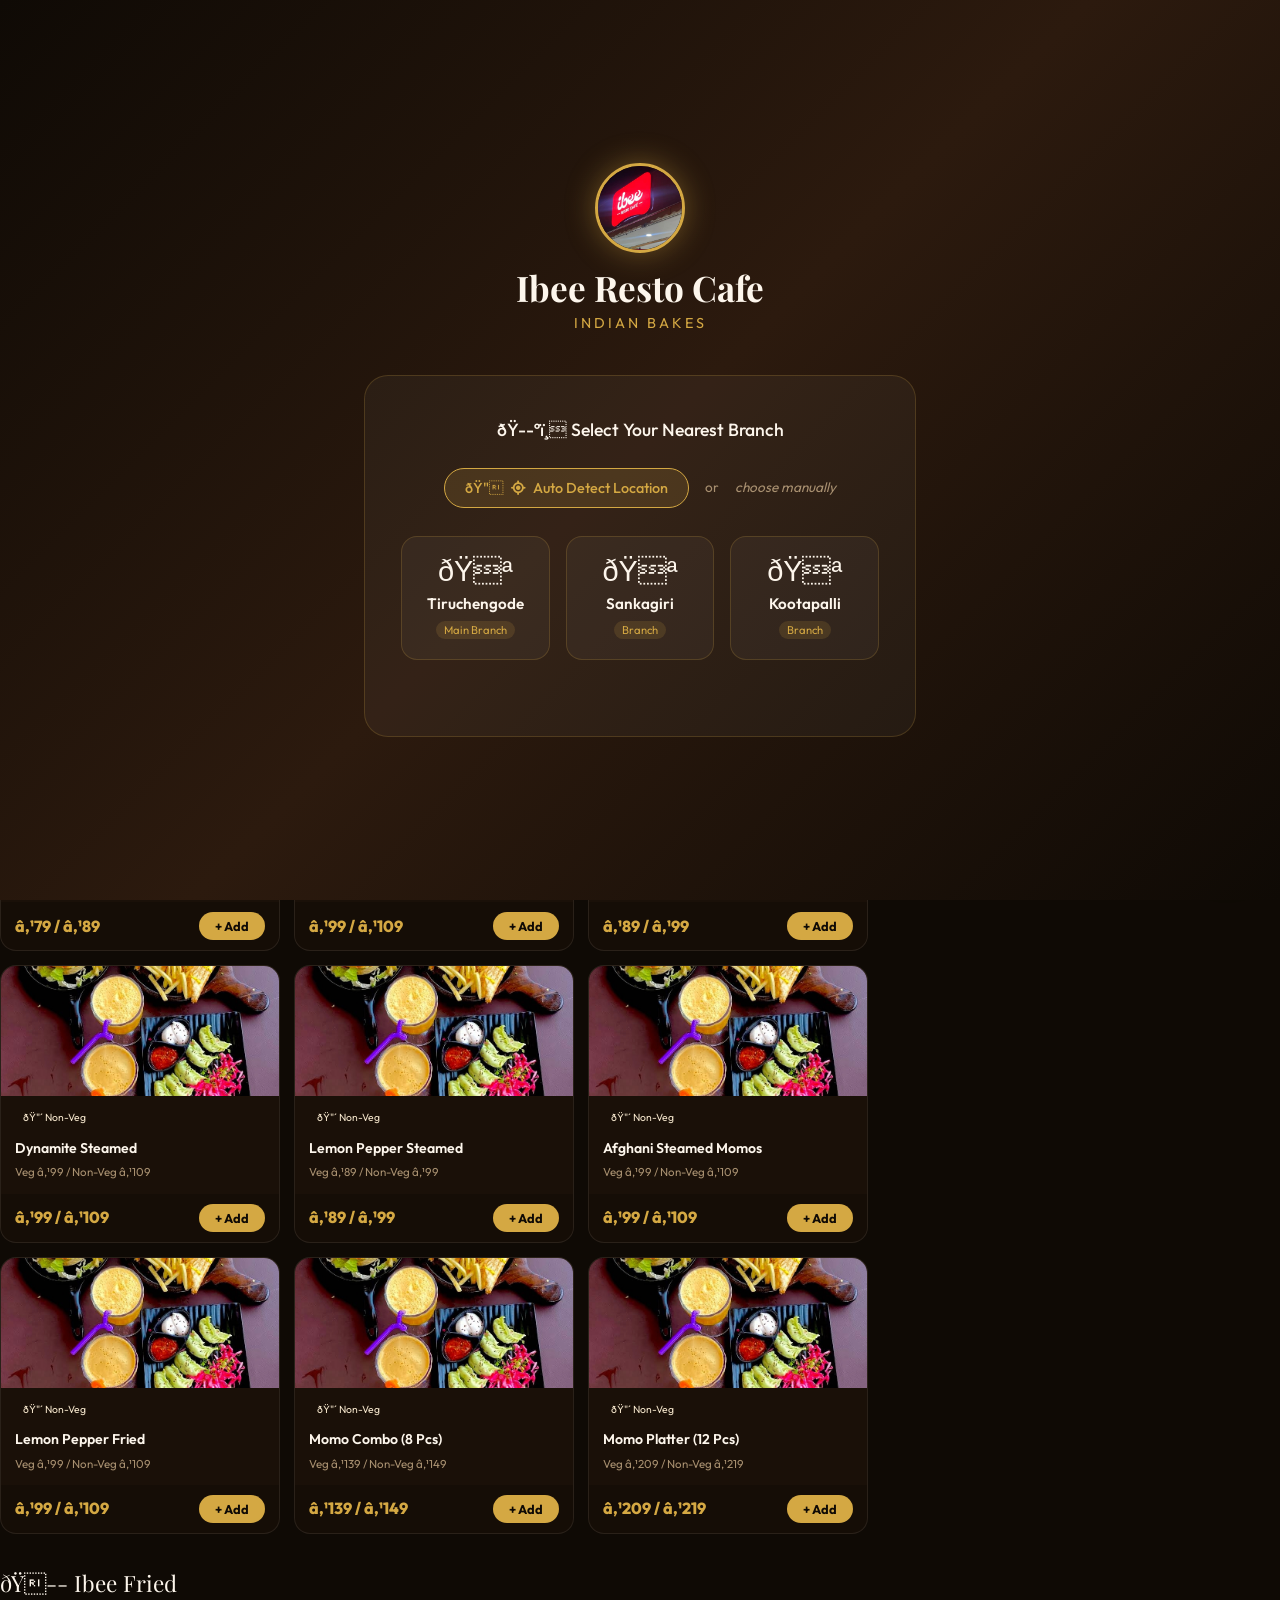
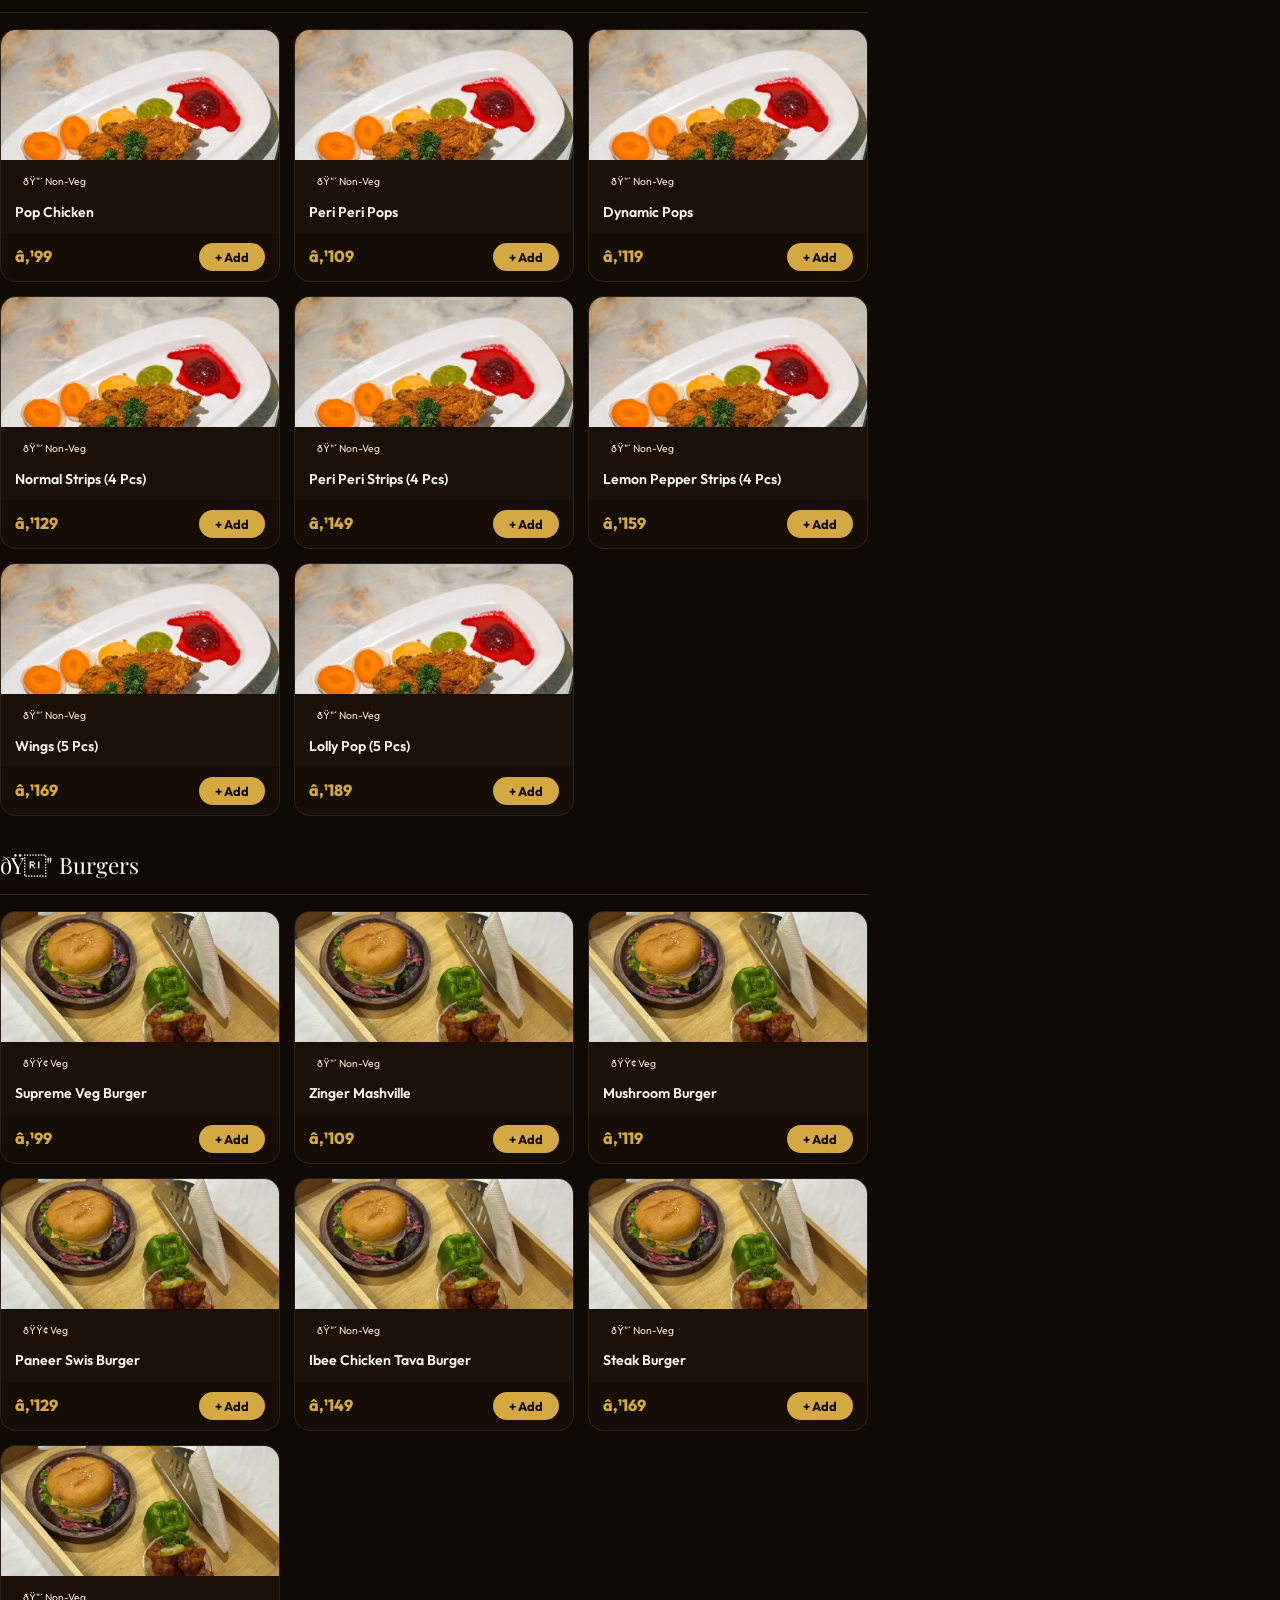
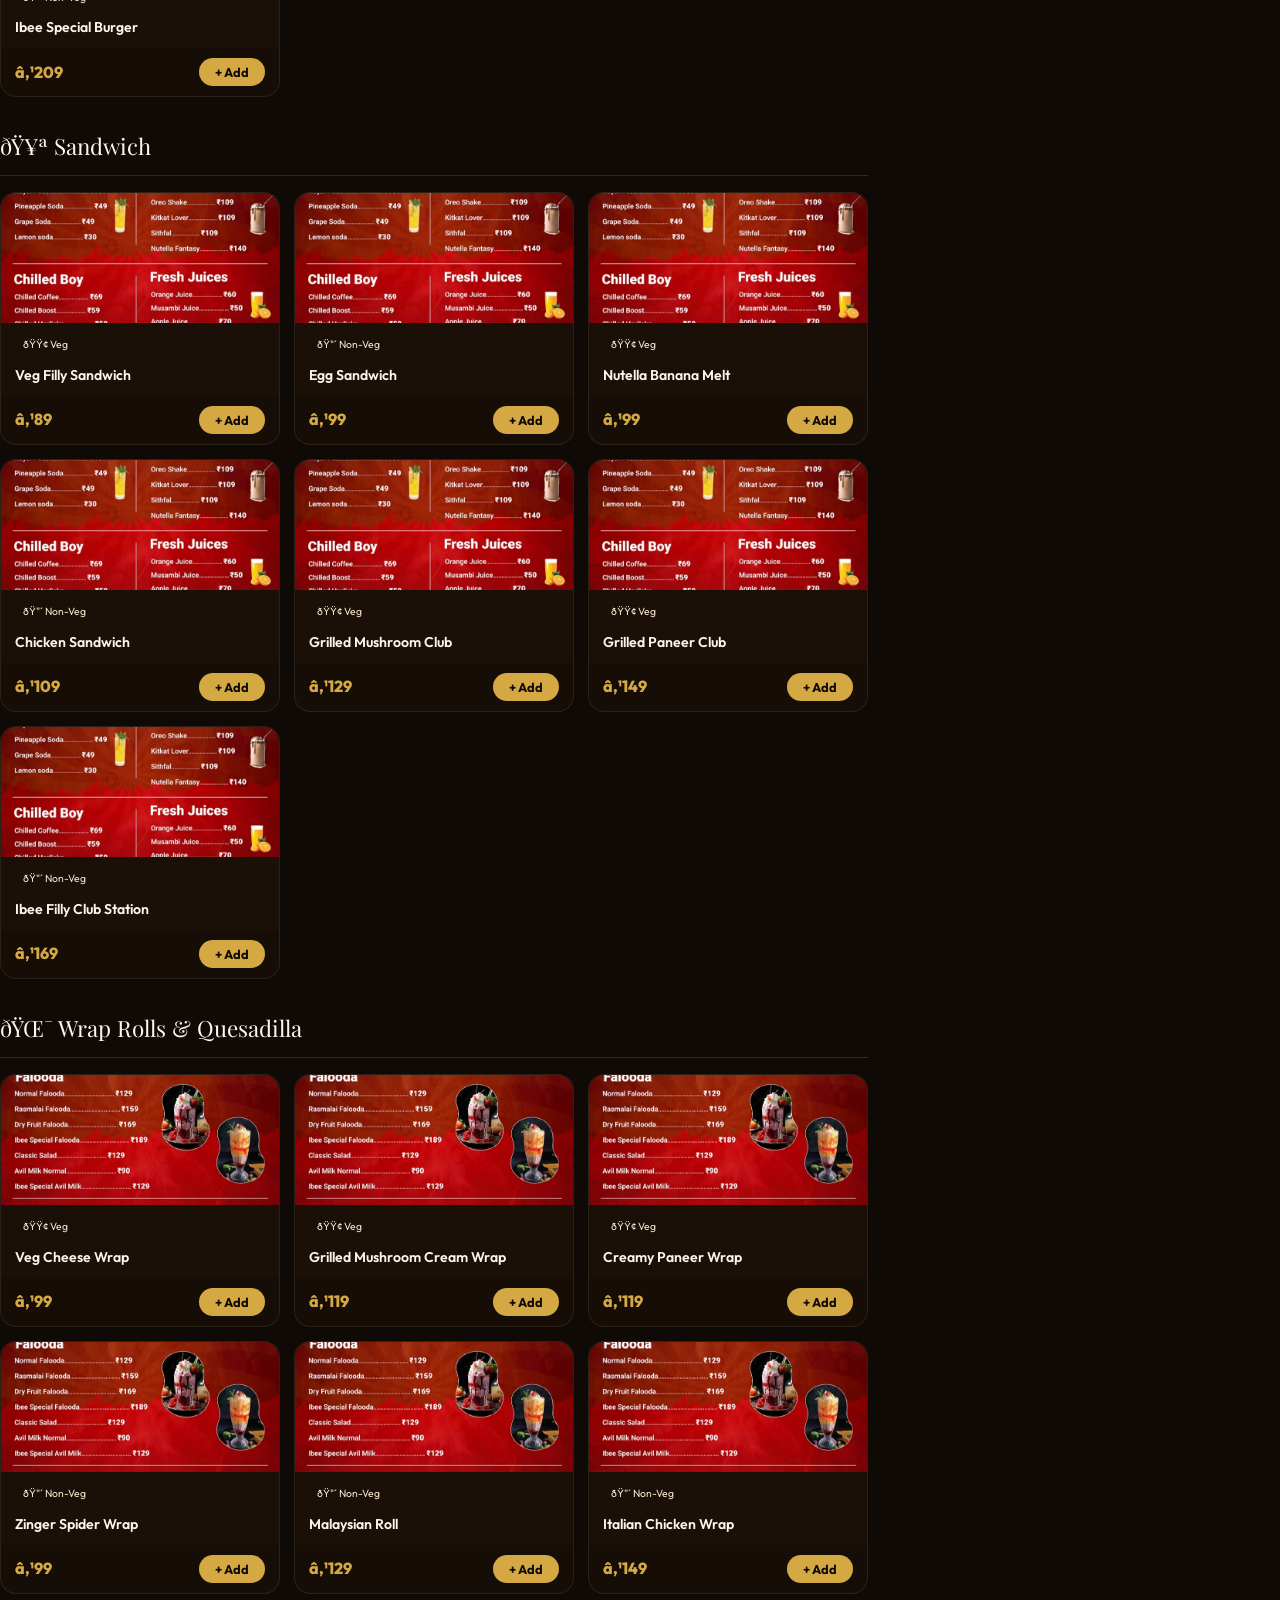
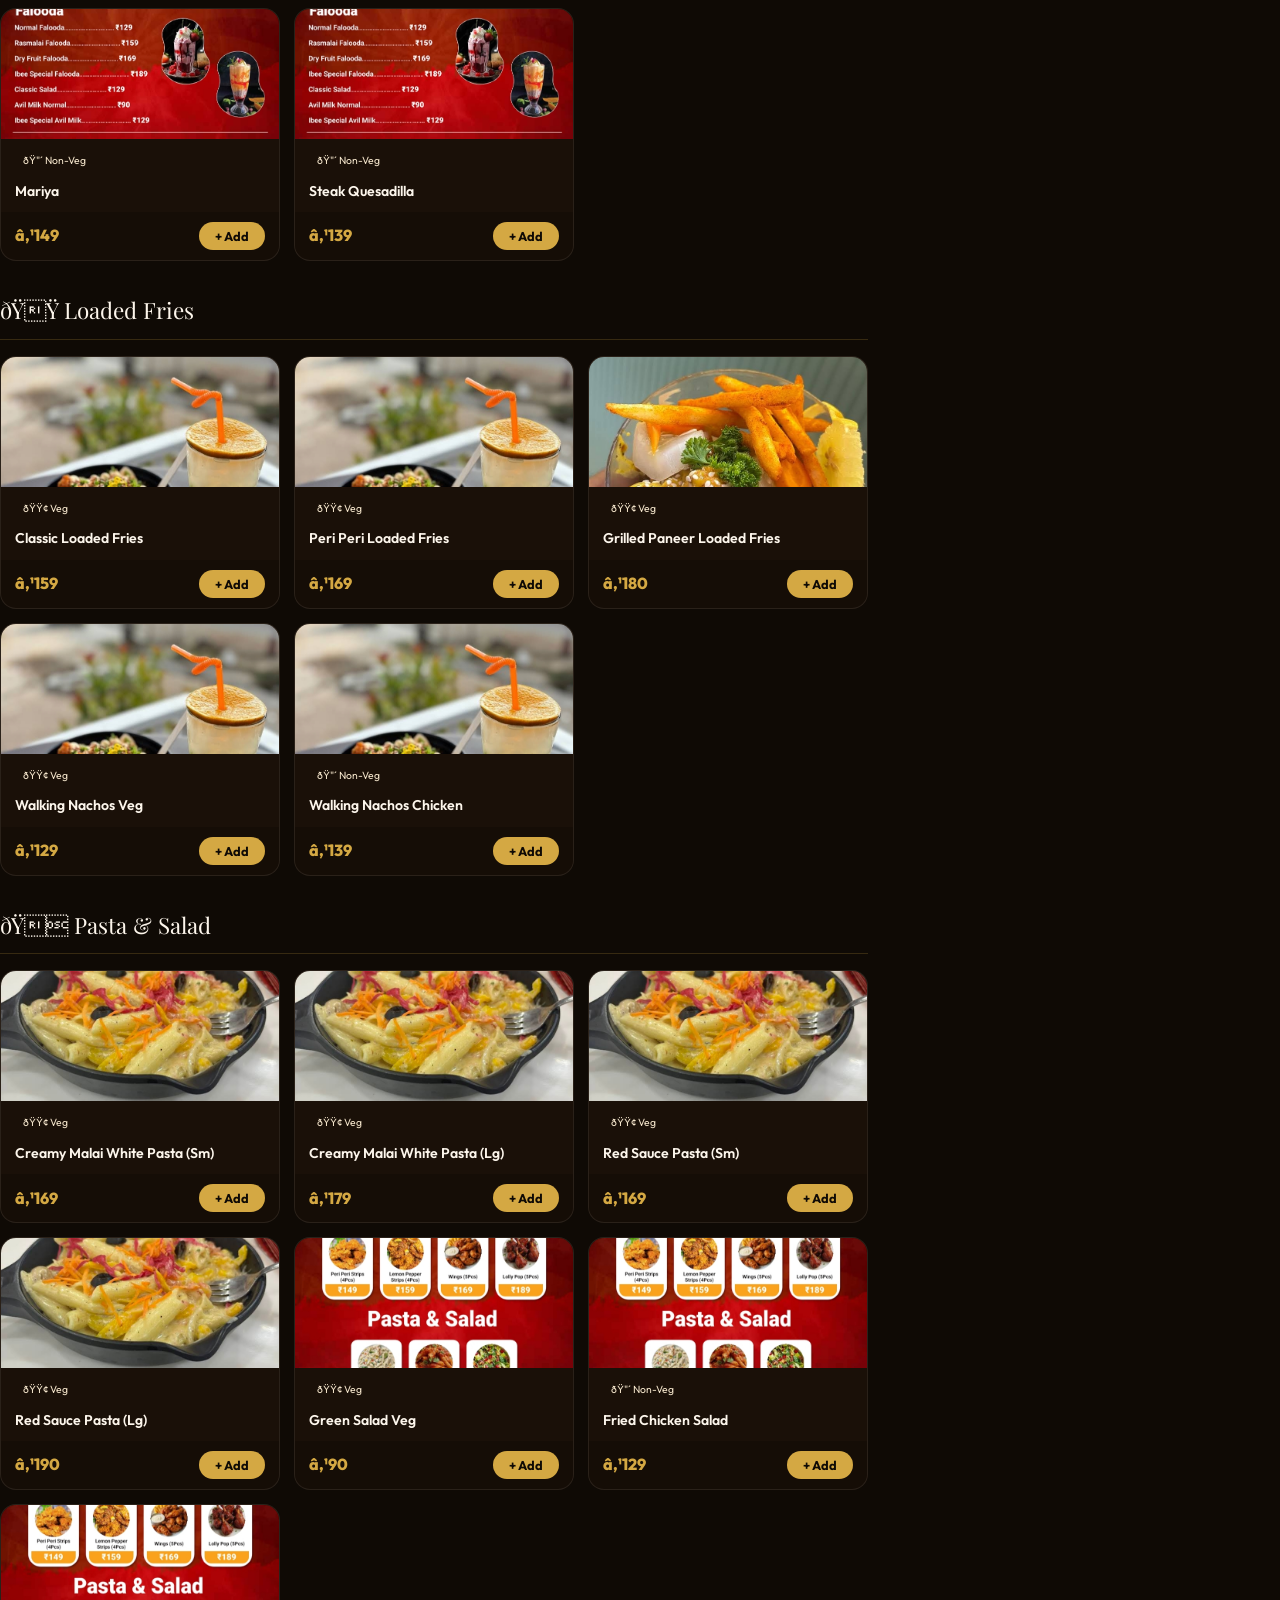
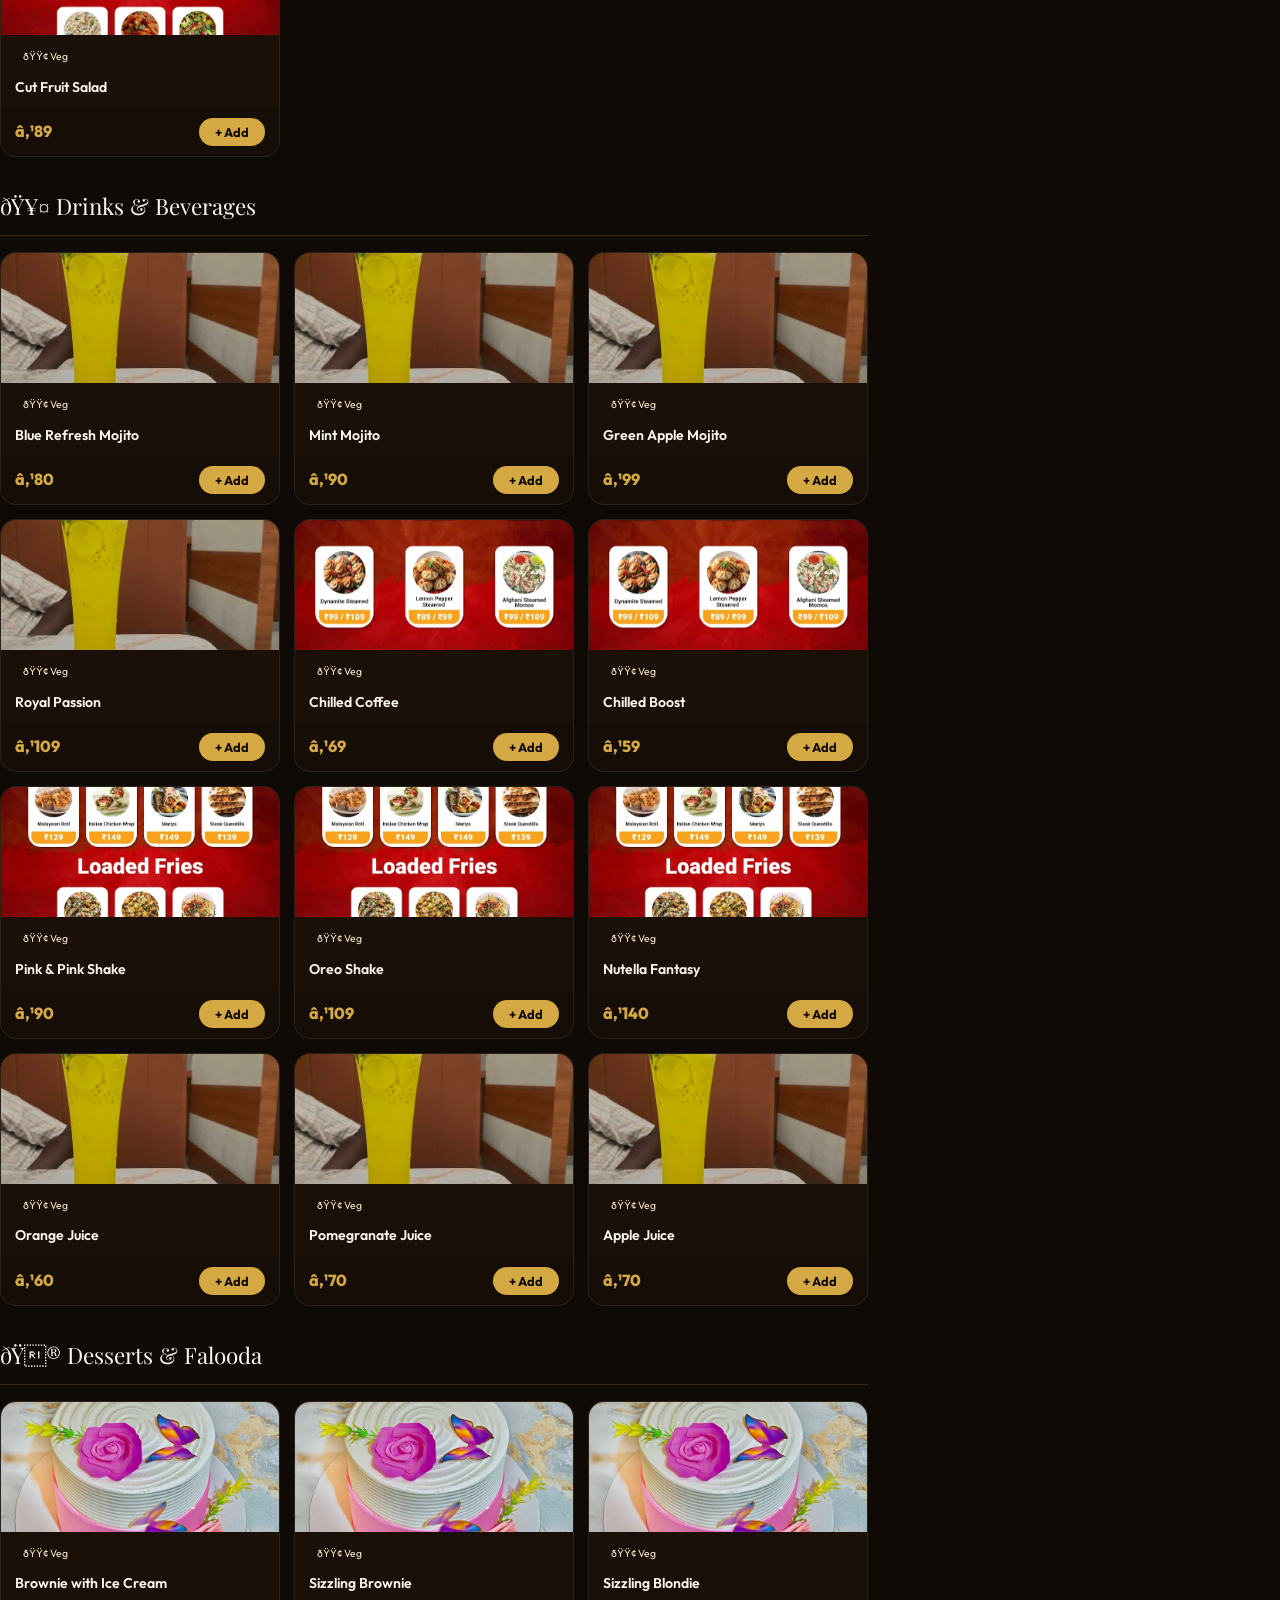
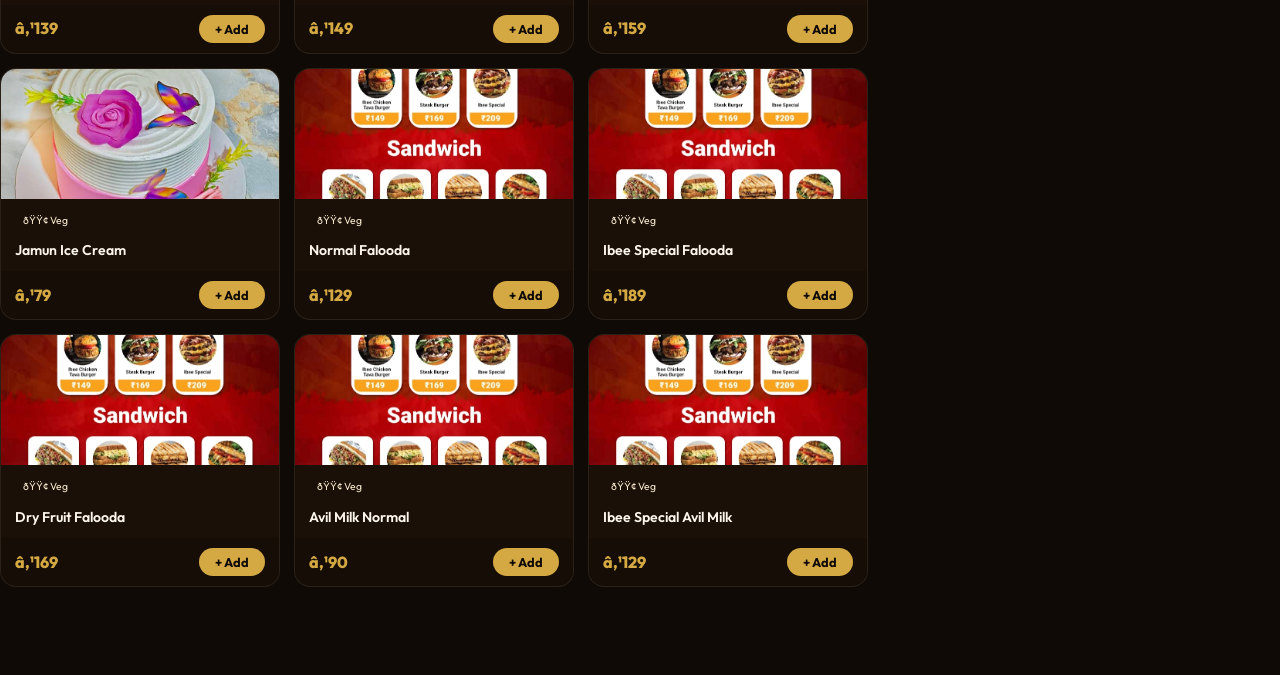
<file: order.html>
<!DOCTYPE html>
<html lang="en">
<head>
  <meta charset="UTF-8" />
  <meta name="viewport" content="width=device-width, initial-scale=1.0" />
  <title>Order Online â€" Ibee Resto Cafe | Indian Bakes</title>
  <meta name="description" content="Order food online from Ibee Resto Cafe. Pick your items, choose your branch, and get it delivered or pick up!" />
  <link rel="icon" href="images/logo.jpg" type="image/jpeg" />
  <link rel="preconnect" href="https://fonts.googleapis.com" />
  <link rel="preconnect" href="https://fonts.gstatic.com" crossorigin />
  <link href="https://fonts.googleapis.com/css2?family=Playfair+Display:wght@400;600;700&family=Outfit:wght@300;400;500;600;700&display=swap" rel="stylesheet" />
  <link rel="stylesheet" href="css/style.css" />`n  <link rel="stylesheet" href="css/mobile.css" />
  <style>
    /* ===== ORDER PAGE STYLES ===== */
    .order-layout {
      display: grid;
      grid-template-columns: 1fr 380px;
      gap: 32px;
      padding: 100px 0 80px;
      align-items: start;
    }
    @media (max-width: 900px) {
      .order-layout { grid-template-columns: 1fr; }
      .cart-panel { position: fixed; bottom: 0; left: 0; right: 0; z-index: 200; border-radius: 24px 24px 0 0; max-height: 55vh; overflow-y: auto; }
      .order-menu-panel { padding-bottom: 200px; }
    }

    /* ---- Menu Items Panel ---- */
    .order-cat-title {
      font-family: var(--font-display); font-size: 1.4rem; color: var(--cream);
      margin: 32px 0 16px; display: flex; align-items: center; gap: 10px;
      border-bottom: 1px solid rgba(212,168,67,0.2); padding-bottom: 10px;
    }
    .order-items-grid {
      display: grid; grid-template-columns: repeat(auto-fill, minmax(240px, 1fr)); gap: 14px;
      margin-bottom: 8px;
    }
    .order-item-card {
      background: var(--dark-card); border: 1px solid rgba(255,255,255,0.07);
      border-radius: var(--radius); overflow: hidden; transition: var(--transition);
      display: flex; flex-direction: column;
    }
    .order-item-card:hover { border-color: rgba(212,168,67,0.3); transform: translateY(-3px); }
    .order-item-img { width: 100%; height: 130px; object-fit: cover; display: block; }
    .order-item-body { padding: 12px 14px; flex: 1; display: flex; flex-direction: column; gap: 6px; }
    .order-item-name { font-size: 0.88rem; font-weight: 600; color: var(--cream); line-height: 1.3; }
    .order-item-note { font-size: 0.72rem; color: var(--text-muted); }
    .order-item-footer { display: flex; align-items: center; justify-content: space-between; margin-top: auto; padding: 10px 14px; background: rgba(0,0,0,0.2); }
    .order-item-price { font-weight: 800; color: var(--gold); font-size: 1rem; }
    .btn-add-cart {
      background: var(--gold); color: var(--dark); border: none;
      border-radius: var(--radius-pill); padding: 6px 16px; font-size: 0.8rem;
      font-weight: 700; cursor: pointer; transition: var(--transition); font-family: var(--font-body);
      display: flex; align-items: center; gap: 5px;
    }
    .btn-add-cart:hover { background: var(--cream); transform: scale(1.05); }
    .btn-add-cart.added { background: #27ae60; color: white; }

    /* ---- Cart Panel ---- */
    .cart-panel {
      background: var(--dark-card); border: 1px solid rgba(212,168,67,0.2);
      border-radius: 20px; padding: 24px; position: sticky; top: 90px;
    }
    .cart-header { display: flex; align-items: center; justify-content: space-between; margin-bottom: 20px; }
    .cart-title { font-family: var(--font-display); font-size: 1.3rem; color: var(--cream); }
    .cart-count-badge {
      background: var(--gold); color: var(--dark); font-weight: 800;
      font-size: 0.8rem; padding: 3px 10px; border-radius: 20px;
    }
    .cart-empty { text-align: center; padding: 32px 16px; color: var(--text-muted); }
    .cart-empty-icon { font-size: 3rem; margin-bottom: 8px; }
    .cart-items-list { display: flex; flex-direction: column; gap: 10px; margin-bottom: 16px; max-height: 280px; overflow-y: auto; }
    .cart-item {
      display: flex; align-items: center; gap: 12px;
      background: rgba(255,255,255,0.04); border-radius: 10px; padding: 10px 12px;
    }
    .cart-item-name { font-size: 0.82rem; color: var(--cream); flex: 1; font-weight: 500; line-height: 1.3; }
    .cart-item-price { font-size: 0.82rem; color: var(--gold); font-weight: 700; white-space: nowrap; }
    .cart-qty-ctrl { display: flex; align-items: center; gap: 6px; }
    .qty-btn {
      background: rgba(212,168,67,0.15); border: 1px solid rgba(212,168,67,0.3);
      color: var(--gold); width: 24px; height: 24px; border-radius: 50%;
      font-size: 1rem; cursor: pointer; display: flex; align-items: center;
      justify-content: center; font-weight: 700; line-height: 1; transition: all 0.2s;
    }
    .qty-btn:hover { background: var(--gold); color: var(--dark); }
    .qty-num { font-size: 0.85rem; color: var(--cream); font-weight: 700; min-width: 18px; text-align: center; }
    .cart-divider { height: 1px; background: rgba(255,255,255,0.07); margin: 12px 0; }
    .cart-total-row { display: flex; justify-content: space-between; align-items: center; }
    .cart-total-label { color: var(--text-muted); font-size: 0.85rem; }
    .cart-total-amt { font-family: var(--font-display); font-size: 1.5rem; color: var(--gold); font-weight: 700; }
    .btn-checkout {
      width: 100%; background: linear-gradient(135deg, var(--gold-dark), var(--gold));
      color: var(--dark); border: none; border-radius: var(--radius-pill);
      padding: 14px; font-size: 1rem; font-weight: 800; cursor: pointer;
      transition: var(--transition); font-family: var(--font-body); margin-top: 14px;
      display: flex; align-items: center; justify-content: center; gap: 8px;
    }
    .btn-checkout:hover { transform: translateY(-2px); box-shadow: 0 8px 24px rgba(212,168,67,0.4); }
    .btn-checkout:disabled { opacity: 0.4; cursor: not-allowed; transform: none; }

    /* ---- Checkout Modal ---- */
    .checkout-overlay {
      position: fixed; inset: 0; z-index: 9999;
      background: rgba(0,0,0,0.9); backdrop-filter: blur(12px);
      display: flex; align-items: center; justify-content: center;
      opacity: 0; pointer-events: none; transition: opacity 0.3s; padding: 20px;
    }
    .checkout-overlay.open { opacity: 1; pointer-events: all; }
    .checkout-box {
      background: var(--dark-card); border: 1px solid rgba(212,168,67,0.3);
      border-radius: 24px; max-width: 520px; width: 100%;
      max-height: 92vh; overflow-y: auto; transform: translateY(30px);
      transition: transform 0.4s cubic-bezier(0.34,1.56,0.64,1);
      position: relative;
    }
    .checkout-overlay.open .checkout-box { transform: translateY(0); }
    .checkout-head {
      padding: 28px 28px 0; border-bottom: 1px solid rgba(255,255,255,0.07);
      margin-bottom: 24px; position: sticky; top: 0; background: var(--dark-card);
      z-index: 2; padding-bottom: 16px;
    }
    .checkout-head h2 { font-family: var(--font-display); font-size: 1.5rem; color: var(--cream); }
    .checkout-body { padding: 0 28px 28px; }
    .form-group { margin-bottom: 18px; }
    .form-label { display: block; font-size: 0.82rem; color: var(--text-muted); margin-bottom: 8px; font-weight: 600; letter-spacing: 0.5px; }
    .form-input, .form-select, .form-textarea {
      width: 100%; background: rgba(255,255,255,0.05); border: 1px solid rgba(255,255,255,0.1);
      border-radius: var(--radius-sm); padding: 12px 16px; color: var(--cream);
      font-size: 0.9rem; font-family: var(--font-body); transition: var(--transition);
      box-sizing: border-box;
    }
    .form-input:focus, .form-select:focus, .form-textarea:focus {
      outline: none; border-color: var(--gold); background: rgba(212,168,67,0.05);
    }
    .form-select option { background: #1a1008; color: var(--cream); }
    .form-textarea { resize: vertical; min-height: 80px; }
    .order-type-btns { display: grid; grid-template-columns: 1fr 1fr; gap: 10px; }
    .order-type-btn {
      background: rgba(255,255,255,0.05); border: 2px solid rgba(255,255,255,0.1);
      border-radius: var(--radius-sm); padding: 12px; text-align: center;
      cursor: pointer; transition: var(--transition); color: var(--text-muted); font-weight: 600; font-size: 0.88rem;
    }
    .order-type-btn.active { border-color: var(--gold); background: rgba(212,168,67,0.1); color: var(--gold); }
    .order-summary-box {
      background: rgba(212,168,67,0.05); border: 1px solid rgba(212,168,67,0.2);
      border-radius: var(--radius-sm); padding: 16px; margin-bottom: 20px;
    }
    .order-summary-title { font-size: 0.8rem; color: var(--text-muted); margin-bottom: 10px; font-weight: 700; letter-spacing: 0.5px; }
    .order-summary-item { display: flex; justify-content: space-between; font-size: 0.82rem; color: var(--cream); padding: 4px 0; }
    .order-summary-total { display: flex; justify-content: space-between; font-weight: 800; color: var(--gold); font-size: 1rem; border-top: 1px solid rgba(212,168,67,0.2); margin-top: 10px; padding-top: 10px; }
    .checkout-actions { display: grid; grid-template-columns: 1fr 1fr; gap: 12px; }
    .btn-whatsapp {
      background: #25D366; color: white; border: none; border-radius: var(--radius-pill);
      padding: 13px; font-size: 0.9rem; font-weight: 800; cursor: pointer;
      display: flex; align-items: center; justify-content: center; gap: 8px;
      transition: var(--transition); font-family: var(--font-body);
    }
    .btn-whatsapp:hover { background: #128C7E; transform: translateY(-2px); box-shadow: 0 6px 20px rgba(37,211,102,0.3); }
    .btn-email-order {
      background: rgba(255,255,255,0.08); color: var(--cream); border: 1px solid rgba(255,255,255,0.15);
      border-radius: var(--radius-pill); padding: 13px; font-size: 0.9rem; font-weight: 700;
      cursor: pointer; display: flex; align-items: center; justify-content: center; gap: 8px;
      transition: var(--transition); font-family: var(--font-body);
    }
    .btn-email-order:hover { border-color: var(--gold); color: var(--gold); }
    .close-checkout {
      position: absolute; top: 16px; right: 16px; background: rgba(255,255,255,0.08);
      border: none; color: var(--text-muted); width: 34px; height: 34px; border-radius: 50%;
      cursor: pointer; font-size: 1.1rem; display: flex; align-items: center; justify-content: center;
      transition: all 0.2s;
    }
    .close-checkout:hover { background: #e74c3c; color: white; }

    /* Success message */
    .order-success {
      text-align: center; padding: 48px 32px;
      display: none;
    }
    .order-success.show { display: block; }
    .success-icon { font-size: 4rem; margin-bottom: 16px; }
    .success-title { font-family: var(--font-display); font-size: 1.8rem; color: var(--cream); margin-bottom: 8px; }
    .success-desc { color: var(--text-muted); line-height: 1.6; margin-bottom: 24px; }

    /* Floating cart button (mobile) */
    .float-cart-btn {
      display: none; position: fixed; bottom: 24px; right: 24px; z-index: 300;
      background: var(--gold); color: var(--dark); border: none; border-radius: var(--radius-pill);
      padding: 14px 22px; font-weight: 800; font-size: 0.95rem; cursor: pointer;
      box-shadow: 0 8px 24px rgba(212,168,67,0.4); transition: var(--transition); gap: 8px;
      align-items: center; font-family: var(--font-body);
    }
    @media (max-width: 900px) { .float-cart-btn { display: flex; } .cart-panel { display: none; } }

    .category-filter { display: flex; gap: 10px; flex-wrap: wrap; margin-bottom: 24px; }
    .cat-filter-btn {
      background: rgba(255,255,255,0.05); border: 1px solid rgba(255,255,255,0.1);
      color: var(--text-muted); padding: 7px 18px; border-radius: var(--radius-pill);
      font-size: 0.8rem; font-weight: 600; cursor: pointer; transition: var(--transition);
      font-family: var(--font-body);
    }
    .cat-filter-btn.active { background: var(--gold); border-color: var(--gold); color: var(--dark); }
  </style>
  <link rel="stylesheet" href="https://cdnjs.cloudflare.com/ajax/libs/font-awesome/6.5.0/css/all.min.css" />
</head>
<body>

  <!-- NAVBAR -->
  <nav class="navbar scrolled" id="navbar">
    <div class="nav-container">
      <a href="index.html" class="nav-logo">
        <img src="images/logo.jpg" alt="Ibee Logo" class="nav-logo-img" />
        <div class="nav-logo-text">
          <span class="nav-brand">Ibee Resto Cafe</span>
          <span class="nav-tagline">Indian Bakes</span>
        </div>
      </a>
      <ul class="nav-links" id="nav-links">
        <li><a href="index.html" class="nav-link">Home</a></li>
        <li><a href="menu.html" class="nav-link">Menu</a></li>
        <li><a href="order.html" class="nav-link active">Order</a></li>
        <li><a href="branches.html" class="nav-link">Branches</a></li>
        <li><a href="index.html#contact" class="nav-link">Contact</a></li>
      </ul>
      <div class="nav-actions">
        <div class="branch-indicator" id="nav-branch-indicator" onclick="changeBranch()">
          <span class="bi-dot">â--</span>
          <span id="current-branch-nav">Select Branch</span>
          <span class="bi-arrow">âŒ„</span>
        </div>
        <a href="admin/login.html" class="btn-admin">Admin</a>
        <button class="hamburger" id="hamburger" onclick="toggleMenu()">
          <span></span><span></span><span></span>
        </button>
      </div>
    </div>
  </nav>

  <!-- BRANCH OVERLAY -->
  <div id="branch-overlay" class="branch-overlay">
    <div class="branch-overlay-inner">
      <div class="branch-logo-wrap">
        <img src="images/logo.jpg" alt="Ibee Resto Cafe Logo" class="branch-logo" />
        <h1 class="branch-title">Ibee Resto Cafe</h1>
        <p class="branch-subtitle">Indian Bakes</p>
      </div>
      <div class="branch-card">
        <p class="branch-prompt">ðŸ--ºï¸ Select Your Nearest Branch</p>
        <div class="branch-detect-row">
          <button id="detect-location-btn" class="btn-detect" onclick="detectLocation()">
            <span class="icon">ðŸ"</span> <i class="fa-solid fa-location-crosshairs"></i> Auto Detect Location
          </button>
          <span class="or-divider">or</span>
          <span class="manual-label">choose manually</span>
        </div>
        <div class="branch-grid">
          <button class="branch-btn" onclick="selectBranch('tiruchengode')" id="branch-tiruchengode">
            <span class="branch-icon">ðŸª</span>
            <span class="branch-name">Tiruchengode</span>
            <span class="branch-tag">Main Branch</span>
          </button>
          <button class="branch-btn" onclick="selectBranch('sankagiri')" id="branch-sankagiri">
            <span class="branch-icon">ðŸª</span>
            <span class="branch-name">Sankagiri</span>
            <span class="branch-tag">Branch</span>
          </button>
          <button class="branch-btn" onclick="selectBranch('kootapalli')" id="branch-kootapalli">
            <span class="branch-icon">ðŸª</span>
            <span class="branch-name">Kootapalli</span>
            <span class="branch-tag">Branch</span>
          </button>
        </div>
        <p class="branch-note" id="detect-status"></p>
      </div>
    </div>
  </div>

  <!-- PAGE HERO -->
  <div class="page-hero">
    <div class="page-hero-content">
      <p class="section-eyebrow">Online Ordering</p>
      <h1 class="page-hero-title">Order Now ðŸ›'</h1>
      <p class="page-hero-desc">Add items to cart â†' Choose delivery/pickup â†' Order via WhatsApp or Email!</p>
    </div>
  </div>

  <main>
    <div class="container order-layout">

      <!-- LEFT: MENU ITEMS -->
      <div class="order-menu-panel">

        <!-- Category Filter -->
        <div class="category-filter">
          <button class="cat-filter-btn active" onclick="filterCat('all',this)">ðŸ½ï¸ All</button>
          <button class="cat-filter-btn" onclick="filterCat('momos',this)">ðŸ¥Ÿ Momos</button>
          <button class="cat-filter-btn" onclick="filterCat('fried',this)">ðŸ-- Fried</button>
          <button class="cat-filter-btn" onclick="filterCat('burger',this)">ðŸ" Burgers</button>
          <button class="cat-filter-btn" onclick="filterCat('sandwich',this)">ðŸ¥ª Sandwich</button>
          <button class="cat-filter-btn" onclick="filterCat('wraps',this)">ðŸŒ¯ Wraps</button>
          <button class="cat-filter-btn" onclick="filterCat('fries',this)">ðŸŸ Fries</button>
          <button class="cat-filter-btn" onclick="filterCat('pasta',this)">ðŸ Pasta</button>
          <button class="cat-filter-btn" onclick="filterCat('drinks',this)">ðŸ¥¤ Drinks</button>
          <button class="cat-filter-btn" onclick="filterCat('desserts',this)">ðŸ&reg; Desserts</button>
        </div>

        <!-- MOMOS -->
        <div class="order-cat-title" data-cat="momos">ðŸ¥Ÿ Momos</div>
        <div class="order-items-grid" data-cat="momos" id="grid-momos"></div>

        <!-- IBEE FRIED -->
        <div class="order-cat-title" data-cat="fried">ðŸ-- Ibee Fried</div>
        <div class="order-items-grid" data-cat="fried" id="grid-fried"></div>

        <!-- BURGERS -->
        <div class="order-cat-title" data-cat="burger">ðŸ" Burgers</div>
        <div class="order-items-grid" data-cat="burger" id="grid-burger"></div>

        <!-- SANDWICH -->
        <div class="order-cat-title" data-cat="sandwich">ðŸ¥ª Sandwich</div>
        <div class="order-items-grid" data-cat="sandwich" id="grid-sandwich"></div>

        <!-- WRAPS -->
        <div class="order-cat-title" data-cat="wraps">ðŸŒ¯ Wrap Rolls & Quesadilla</div>
        <div class="order-items-grid" data-cat="wraps" id="grid-wraps"></div>

        <!-- LOADED FRIES -->
        <div class="order-cat-title" data-cat="fries">ðŸŸ Loaded Fries</div>
        <div class="order-items-grid" data-cat="fries" id="grid-fries"></div>

        <!-- PASTA -->
        <div class="order-cat-title" data-cat="pasta">ðŸ Pasta & Salad</div>
        <div class="order-items-grid" data-cat="pasta" id="grid-pasta"></div>

        <!-- DRINKS -->
        <div class="order-cat-title" data-cat="drinks">ðŸ¥¤ Drinks & Beverages</div>
        <div class="order-items-grid" data-cat="drinks" id="grid-drinks"></div>

        <!-- DESSERTS -->
        <div class="order-cat-title" data-cat="desserts">ðŸ&reg; Desserts & Falooda</div>
        <div class="order-items-grid" data-cat="desserts" id="grid-desserts"></div>

      </div>

      <!-- RIGHT: CART PANEL -->
      <aside class="cart-panel" id="cart-panel">
        <div class="cart-header">
          <span class="cart-title">ðŸ›' Your Cart</span>
          <span class="cart-count-badge" id="cart-badge">0</span>
        </div>
        <div id="cart-empty" class="cart-empty">
          <div class="cart-empty-icon">ðŸ›'</div>
          <p>Your cart is empty.<br/>Add items from the menu!</p>
        </div>
        <div id="cart-items-list" class="cart-items-list" style="display:none;"></div>
        <div id="cart-footer" style="display:none;">
          <div class="cart-divider"></div>
          <div class="cart-total-row">
            <span class="cart-total-label">Total</span>
            <span class="cart-total-amt" id="cart-total">â‚¹0</span>
          </div>
          <button class="btn-checkout" id="checkout-btn" onclick="openCheckout()">
            ðŸš€ Place Order
          </button>
          <button style="width:100%;background:none;border:none;color:var(--text-muted);font-size:0.8rem;cursor:pointer;margin-top:8px;font-family:var(--font-body);" onclick="clearCart()">
            ðŸ--'ï¸ Clear Cart
          </button>
        </div>
      </aside>
    </div>
  </main>

  <!-- FLOAT CART BUTTON (Mobile) -->
  <button class="float-cart-btn" id="float-cart-btn" onclick="openCheckout()">
    ðŸ›' <span id="float-cart-label">Cart (0) â€" â‚¹0</span>
  </button>

  <!-- CHECKOUT MODAL -->
  <div class="checkout-overlay" id="checkout-overlay" onclick="closeCheckoutOuter(event)">
    <div class="checkout-box" id="checkout-box">
      <button class="close-checkout" onclick="closeCheckout()">âœ•</button>

      <!-- Order Form -->
      <div id="checkout-form-section">
        <div class="checkout-head">
          <h2>ðŸ"‹ Complete Your Order</h2>
          <p style="color:var(--text-muted);font-size:0.85rem;margin-top:4px;">Fill in your details to place the order</p>
        </div>
        <div class="checkout-body">

          <!-- Order Type -->
          <div class="form-group">
            <label class="form-label">ORDER TYPE</label>
            <div class="order-type-btns">
              <div class="order-type-btn active" id="type-pickup" onclick="setOrderType('pickup')">
                ðŸª Pickup from Branch
              </div>
              <div class="order-type-btn" id="type-delivery" onclick="setOrderType('delivery')">
                ðŸ›µ Home Delivery
              </div>
            </div>
          </div>

          <!-- Branch -->
          <div class="form-group">
            <label class="form-label">SELECT BRANCH</label>
            <select class="form-select" id="order-branch">
              <option value="tiruchengode">Tiruchengode (+91 84381 83898)</option>
              <option value="sankagiri">Sankagiri (+91 84899 83898)</option>
              <option value="kootapalli">Kootapalli (+91 84381 83898)</option>
            </select>
          </div>

          <!-- Customer Name -->
          <div class="form-group">
            <label class="form-label">YOUR NAME</label>
            <input type="text" class="form-input" id="order-name" placeholder="Enter your name" />
          </div>

          <!-- Phone -->
          <div class="form-group">
            <label class="form-label">PHONE NUMBER</label>
            <input type="tel" class="form-input" id="order-phone" placeholder="+91 XXXXX XXXXX" />
          </div>

          <!-- Delivery Address (shown only for delivery) -->
          <div class="form-group" id="address-group" style="display:none;">
            <label class="form-label">DELIVERY ADDRESS</label>
            <textarea class="form-textarea" id="order-address" placeholder="Enter your full delivery address..."></textarea>
            <small style="color:var(--text-muted);font-size:0.73rem;margin-top:4px;display:block;">âœ… Free delivery within 7 Kms</small>
          </div>

          <!-- Special Instructions -->
          <div class="form-group">
            <label class="form-label">SPECIAL INSTRUCTIONS <span style="color:var(--text-muted);font-weight:400;">(Optional)</span></label>
            <textarea class="form-textarea" id="order-notes" placeholder="Any special requests, allergies, or instructions..."></textarea>
          </div>

          <!-- Order Summary -->
          <div class="order-summary-box" id="checkout-summary"></div>

          <!-- Action Buttons -->
          <div class="checkout-actions">
            <button class="btn-whatsapp" onclick="orderViaWhatsApp()">
              <svg width="18" height="18" viewBox="0 0 24 24" fill="currentColor"><path d="M17.472 14.382c-.297-.149-1.758-.867-2.03-.967-.273-.099-.471-.148-.67.15-.197.297-.767.966-.94 1.164-.173.199-.347.223-.644.075-.297-.15-1.255-.463-2.39-1.475-.883-.788-1.48-1.761-1.653-2.059-.173-.297-.018-.458.13-.606.134-.133.298-.347.446-.52.149-.174.198-.298.298-.497.099-.198.05-.371-.025-.52-.075-.149-.669-1.612-.916-2.207-.242-.579-.487-.5-.669-.51-.173-.008-.371-.01-.57-.01-.198 0-.52.074-.792.372-.272.297-1.04 1.016-1.04 2.479 0 1.462 1.065 2.875 1.213 3.074.149.198 2.096 3.2 5.077 4.487.709.306 1.262.489 1.694.625.712.227 1.36.195 1.871.118.571-.085 1.758-.719 2.006-1.413.248-.694.248-1.289.173-1.413-.074-.124-.272-.198-.57-.347m-5.421 7.403h-.004a9.87 9.87 0 01-5.031-1.378l-.361-.214-3.741.982.998-3.648-.235-.374a9.86 9.86 0 01-1.51-5.26c.001-5.45 4.436-9.884 9.888-9.884 2.64 0 5.122 1.03 6.988 2.898a9.825 9.825 0 012.893 6.994c-.003 5.45-4.437 9.884-9.885 9.884m8.413-18.297A11.815 11.815 0 0012.05 0C5.495 0 .16 5.335.157 11.892c0 2.096.547 4.142 1.588 5.945L.057 24l6.305-1.654a11.882 11.882 0 005.683 1.448h.005c6.554 0 11.89-5.335 11.893-11.893a11.821 11.821 0 00-3.48-8.413z"/></svg>
              WhatsApp
            </button>
            <button class="btn-email-order" onclick="orderViaEmail()">
              âœ‰ï¸ Email Order
            </button>
          </div>
          <p style="color:var(--text-muted);font-size:0.75rem;text-align:center;margin-top:12px;">
            Your order details will be sent to us. We'll confirm via phone call.
          </p>
        </div>
      </div>

      <!-- Success Screen -->
      <div class="order-success" id="order-success">
        <div class="success-icon">ðŸŽ‰</div>
        <h2 class="success-title">Order Sent!</h2>
        <p class="success-desc">
          Your order has been sent to <strong id="success-branch-name"></strong>.<br/>
          We'll call you at <strong id="success-phone"></strong> to confirm!<br/><br/>
          <span style="color:var(--gold);">â±ï¸ Preparation time: 10â€"15 mins</span>
        </p>
        <button class="btn-checkout" onclick="closeCheckout(); clearCart();" style="width:200px;margin:0 auto;">
          âœ… Done
        </button>
      </div>
    </div>
  </div>

  <script src="js/main.js"></script>
  <script>
    /* ============================================================
       MENU DATA â€" Full menu with prices
    ============================================================ */
    const MENU_DATA = {
      momos: [
        { name:'Steamed Momos', price:79, price2:89, note:'Veg â‚¹79 / Non-Veg â‚¹89', img:'images/momo_platter.jpg', veg:false },
        { name:'Fried KFC Momos', price:99, price2:109, note:'Veg â‚¹99 / Non-Veg â‚¹109', img:'images/momo_platter.jpg', veg:false },
        { name:'Peri Peri Steamed', price:89, price2:99, note:'Veg â‚¹89 / Non-Veg â‚¹99', img:'images/momo_platter.jpg', veg:false },
        { name:'Dynamite Steamed', price:99, price2:109, note:'Veg â‚¹99 / Non-Veg â‚¹109', img:'images/momo_platter.jpg', veg:false },
        { name:'Lemon Pepper Steamed', price:89, price2:99, note:'Veg â‚¹89 / Non-Veg â‚¹99', img:'images/momo_platter.jpg', veg:false },
        { name:'Afghani Steamed Momos', price:99, price2:109, note:'Veg â‚¹99 / Non-Veg â‚¹109', img:'images/momo_platter.jpg', veg:false },
        { name:'Lemon Pepper Fried', price:99, price2:109, note:'Veg â‚¹99 / Non-Veg â‚¹109', img:'images/momo_platter.jpg', veg:false },
        { name:'Momo Combo (8 Pcs)', price:139, price2:149, note:'Veg â‚¹139 / Non-Veg â‚¹149', img:'images/momo_platter.jpg', veg:false },
        { name:'Momo Platter (12 Pcs)', price:209, price2:219, note:'Veg â‚¹209 / Non-Veg â‚¹219', img:'images/momo_platter.jpg', veg:false },
      ],
      fried: [
        { name:'Pop Chicken', price:99, img:'images/strips.jpg', veg:false },
        { name:'Peri Peri Pops', price:109, img:'images/strips.jpg', veg:false },
        { name:'Dynamic Pops', price:119, img:'images/strips.jpg', veg:false },
        { name:'Normal Strips (4 Pcs)', price:129, img:'images/strips.jpg', veg:false },
        { name:'Peri Peri Strips (4 Pcs)', price:149, img:'images/strips.jpg', veg:false },
        { name:'Lemon Pepper Strips (4 Pcs)', price:159, img:'images/strips.jpg', veg:false },
        { name:'Wings (5 Pcs)', price:169, img:'images/strips.jpg', veg:false },
        { name:'Lolly Pop (5 Pcs)', price:189, img:'images/strips.jpg', veg:false },
      ],
      burger: [
        { name:'Supreme Veg Burger', price:99, img:'images/burger.jpg', veg:true },
        { name:'Zinger Mashville', price:109, img:'images/burger.jpg', veg:false },
        { name:'Mushroom Burger', price:119, img:'images/burger.jpg', veg:true },
        { name:'Paneer Swis Burger', price:129, img:'images/burger.jpg', veg:true },
        { name:'Ibee Chicken Tava Burger', price:149, img:'images/burger.jpg', veg:false },
        { name:'Steak Burger', price:169, img:'images/burger.jpg', veg:false },
        { name:'Ibee Special Burger', price:209, img:'images/burger.jpg', veg:false },
      ],
      sandwich: [
        { name:'Veg Filly Sandwich', price:89, img:'images/menu1.jpg', veg:true },
        { name:'Egg Sandwich', price:99, img:'images/menu1.jpg', veg:false },
        { name:'Nutella Banana Melt', price:99, img:'images/menu1.jpg', veg:true },
        { name:'Chicken Sandwich', price:109, img:'images/menu1.jpg', veg:false },
        { name:'Grilled Mushroom Club', price:129, img:'images/menu1.jpg', veg:true },
        { name:'Grilled Paneer Club', price:149, img:'images/menu1.jpg', veg:true },
        { name:'Ibee Filly Club Station', price:169, img:'images/menu1.jpg', veg:false },
      ],
      wraps: [
        { name:'Veg Cheese Wrap', price:99, img:'images/menu2.jpg', veg:true },
        { name:'Grilled Mushroom Cream Wrap', price:119, img:'images/menu2.jpg', veg:true },
        { name:'Creamy Paneer Wrap', price:119, img:'images/menu2.jpg', veg:true },
        { name:'Zinger Spider Wrap', price:99, img:'images/menu2.jpg', veg:false },
        { name:'Malaysian Roll', price:129, img:'images/menu2.jpg', veg:false },
        { name:'Italian Chicken Wrap', price:149, img:'images/menu2.jpg', veg:false },
        { name:'Mariya', price:149, img:'images/menu2.jpg', veg:false },
        { name:'Steak Quesadilla', price:139, img:'images/menu2.jpg', veg:false },
      ],
      fries: [
        { name:'Classic Loaded Fries', price:159, img:'images/loaded_fries.jpg', veg:true },
        { name:'Peri Peri Loaded Fries', price:169, img:'images/loaded_fries.jpg', veg:true },
        { name:'Grilled Paneer Loaded Fries', price:180, img:'images/panner_loaded_fries.jpg', veg:true },
        { name:'Walking Nachos Veg', price:129, img:'images/loaded_fries.jpg', veg:true },
        { name:'Walking Nachos Chicken', price:139, img:'images/loaded_fries.jpg', veg:false },
      ],
      pasta: [
        { name:'Creamy Malai White Pasta (Sm)', price:169, img:'images/white_sause_pasta.jpg', veg:true },
        { name:'Creamy Malai White Pasta (Lg)', price:179, img:'images/white_sause_pasta.jpg', veg:true },
        { name:'Red Sauce Pasta (Sm)', price:169, img:'images/white_sause_pasta.jpg', veg:true },
        { name:'Red Sauce Pasta (Lg)', price:190, img:'images/white_sause_pasta.jpg', veg:true },
        { name:'Green Salad Veg', price:90, img:'images/menu3.jpg', veg:true },
        { name:'Fried Chicken Salad', price:129, img:'images/menu3.jpg', veg:false },
        { name:'Cut Fruit Salad', price:89, img:'images/menu3.jpg', veg:true },
      ],
      drinks: [
        { name:'Blue Refresh Mojito', price:80, img:'images/tower_juice.png', veg:true },
        { name:'Mint Mojito', price:90, img:'images/tower_juice.png', veg:true },
        { name:'Green Apple Mojito', price:99, img:'images/tower_juice.png', veg:true },
        { name:'Royal Passion', price:109, img:'images/tower_juice.png', veg:true },
        { name:'Chilled Coffee', price:69, img:'images/menu5.jpg', veg:true },
        { name:'Chilled Boost', price:59, img:'images/menu5.jpg', veg:true },
        { name:'Pink & Pink Shake', price:90, img:'images/menu4.jpg', veg:true },
        { name:'Oreo Shake', price:109, img:'images/menu4.jpg', veg:true },
        { name:'Nutella Fantasy', price:140, img:'images/menu4.jpg', veg:true },
        { name:'Orange Juice', price:60, img:'images/tower_juice.png', veg:true },
        { name:'Pomegranate Juice', price:70, img:'images/tower_juice.png', veg:true },
        { name:'Apple Juice', price:70, img:'images/tower_juice.png', veg:true },
      ],
      desserts: [
        { name:'Brownie with Ice Cream', price:139, img:'images/cake.png', veg:true },
        { name:'Sizzling Brownie', price:149, img:'images/cake.png', veg:true },
        { name:'Sizzling Blondie', price:159, img:'images/cake.png', veg:true },
        { name:'Jamun Ice Cream', price:79, img:'images/cake.png', veg:true },
        { name:'Normal Falooda', price:129, img:'images/menu6.jpg', veg:true },
        { name:'Ibee Special Falooda', price:189, img:'images/menu6.jpg', veg:true },
        { name:'Dry Fruit Falooda', price:169, img:'images/menu6.jpg', veg:true },
        { name:'Avil Milk Normal', price:90, img:'images/menu6.jpg', veg:true },
        { name:'Ibee Special Avil Milk', price:129, img:'images/menu6.jpg', veg:true },
      ],
    };

    const BRANCH_PHONES = {
      tiruchengode: '918438183898',
      sankagiri: '918489983898',
      kootapalli: '918438183898',
    };
    const BRANCH_LABELS = {
      tiruchengode: 'Tiruchengode',
      sankagiri: 'Sankagiri',
      kootapalli: 'Kootapalli',
    };

    /* Cart State */
    let cart = [];
    let orderType = 'pickup';

    /* ---- Build Menu Cards ---- */
    function buildMenuCards() {
      Object.keys(MENU_DATA).forEach(cat => {
        const grid = document.getElementById('grid-' + cat);
        if (!grid) return;
        MENU_DATA[cat].forEach((item, idx) => {
          const displayPrice = item.price2 ? `â‚¹${item.price} / â‚¹${item.price2}` : `â‚¹${item.price}`;
          const badgeClass = item.veg ? 'veg-badge' : 'nonveg-badge';
          const badgeText = item.veg ? 'ðŸŸ¢ Veg' : 'ðŸ"´ Non-Veg';
          grid.innerHTML += `
            <div class="order-item-card">
              <img src="${item.img}" alt="${item.name}" class="order-item-img" onerror="this.src='images/menu1.jpg'" loading="lazy"/>
              <div class="order-item-body">
                <span class="item-badge ${badgeClass}" style="display:inline-block;font-size:0.65rem;padding:2px 8px;border-radius:20px;margin-bottom:4px;">${badgeText}</span>
                <div class="order-item-name">${item.name}</div>
                ${item.note ? `<div class="order-item-note">${item.note}</div>` : ''}
              </div>
              <div class="order-item-footer">
                <span class="order-item-price">${displayPrice}</span>
                <button class="btn-add-cart" id="add-btn-${cat}-${idx}" onclick="addToCart('${cat}',${idx},this)">
                  + Add
                </button>
              </div>
            </div>`;
        });
      });
    }

    /* ---- Category Filter ---- */
    function filterCat(cat, btn) {
      document.querySelectorAll('.cat-filter-btn').forEach(b => b.classList.remove('active'));
      btn.classList.add('active');
      document.querySelectorAll('[data-cat]').forEach(el => {
        if (cat === 'all' || el.getAttribute('data-cat') === cat) {
          el.style.display = '';
        } else {
          el.style.display = 'none';
        }
      });
    }

    /* ---- Cart Functions ---- */
    function addToCart(cat, idx, btn) {
      const item = MENU_DATA[cat][idx];
      const existing = cart.find(c => c.cat === cat && c.idx === idx);
      if (existing) {
        existing.qty++;
      } else {
        cart.push({ cat, idx, name: item.name, price: item.price, qty: 1 });
      }
      btn.textContent = 'âœ" Added';
      btn.classList.add('added');
      setTimeout(() => { btn.textContent = '+ Add'; btn.classList.remove('added'); }, 1200);
      renderCart();
    }

    function changeQty(cat, idx, delta) {
      const existing = cart.find(c => c.cat === cat && c.idx === idx);
      if (!existing) return;
      existing.qty += delta;
      if (existing.qty <= 0) cart = cart.filter(c => !(c.cat === cat && c.idx === idx));
      renderCart();
    }

    function clearCart() {
      cart = [];
      renderCart();
    }

    function renderCart() {
      const total = cart.reduce((s, c) => s + c.price * c.qty, 0);
      const count = cart.reduce((s, c) => s + c.qty, 0);
      document.getElementById('cart-badge').textContent = count;
      document.getElementById('float-cart-label').textContent = `Cart (${count}) â€" â‚¹${total}`;
      const emptyEl = document.getElementById('cart-empty');
      const listEl = document.getElementById('cart-items-list');
      const footerEl = document.getElementById('cart-footer');
      if (cart.length === 0) {
        emptyEl.style.display = ''; listEl.style.display = 'none'; footerEl.style.display = 'none';
      } else {
        emptyEl.style.display = 'none'; listEl.style.display = 'flex'; footerEl.style.display = 'block';
        listEl.innerHTML = cart.map(c => `
          <div class="cart-item">
            <div class="cart-item-name">${c.name}</div>
            <div class="cart-qty-ctrl">
              <button class="qty-btn" onclick="changeQty('${c.cat}',${c.idx},-1)">âˆ'</button>
              <span class="qty-num">${c.qty}</span>
              <button class="qty-btn" onclick="changeQty('${c.cat}',${c.idx},1)">+</button>
            </div>
            <div class="cart-item-price">â‚¹${c.price * c.qty}</div>
          </div>`).join('');
        document.getElementById('cart-total').textContent = 'â‚¹' + total;
      }
    }

    /* ---- Order Type ---- */
    function setOrderType(type) {
      orderType = type;
      document.getElementById('type-pickup').classList.toggle('active', type === 'pickup');
      document.getElementById('type-delivery').classList.toggle('active', type === 'delivery');
      document.getElementById('address-group').style.display = type === 'delivery' ? 'block' : 'none';
    }

    /* ---- Checkout ---- */
    function openCheckout() {
      if (cart.length === 0) { alert('Please add items to cart first!'); return; }
      // Pre-fill branch from localStorage
      const saved = localStorage.getItem('ibee_branch');
      if (saved) document.getElementById('order-branch').value = saved;
      // Build summary
      const total = cart.reduce((s, c) => s + c.price * c.qty, 0);
      const summaryHTML = `
        <div class="order-summary-title">ORDER SUMMARY</div>
        ${cart.map(c => `<div class="order-summary-item"><span>${c.name} Ã-- ${c.qty}</span><span>â‚¹${c.price * c.qty}</span></div>`).join('')}
        <div class="order-summary-total"><span>Total</span><span>â‚¹${total}</span></div>`;
      document.getElementById('checkout-summary').innerHTML = summaryHTML;
      document.getElementById('checkout-form-section').style.display = 'block';
      document.getElementById('order-success').classList.remove('show');
      document.getElementById('checkout-overlay').classList.add('open');
      document.body.style.overflow = 'hidden';
    }

    function closeCheckout() {
      document.getElementById('checkout-overlay').classList.remove('open');
      document.body.style.overflow = '';
    }
    function closeCheckoutOuter(e) {
      if (e.target === document.getElementById('checkout-overlay')) closeCheckout();
    }

    function buildOrderText() {
      const name = document.getElementById('order-name').value.trim() || 'Customer';
      const phone = document.getElementById('order-phone').value.trim() || 'Not given';
      const branch = document.getElementById('order-branch').value;
      const address = document.getElementById('order-address').value.trim();
      const notes = document.getElementById('order-notes').value.trim();
      const total = cart.reduce((s, c) => s + c.price * c.qty, 0);
      let text = `ðŸ½ï¸ *NEW ORDER â€" Ibee Resto Cafe*\n`;
      text += `ðŸ" Branch: *${BRANCH_LABELS[branch]}*\n`;
      text += `ðŸ'¤ Name: *${name}*\n`;
      text += `ðŸ"ž Phone: *${phone}*\n`;
      text += `ðŸšš Type: *${orderType === 'delivery' ? 'Home Delivery' : 'Pickup'}*\n`;
      if (orderType === 'delivery' && address) text += `ðŸ" Address: ${address}\n`;
      text += `\nðŸ›' *ITEMS:*\n`;
      cart.forEach(c => { text += `  â€¢ ${c.name} Ã-- ${c.qty} = â‚¹${c.price * c.qty}\n`; });
      text += `\nðŸ'° *TOTAL: â‚¹${total}*\n`;
      if (notes) text += `\nðŸ" Notes: ${notes}`;
      return { text, name, phone, branch, total };
    }

    function orderViaWhatsApp() {
      const { text, name, phone, branch } = buildOrderText();
      if (!name || name === 'Customer') { alert('Please enter your name!'); return; }
      if (!phone || phone === 'Not given') { alert('Please enter your phone number!'); return; }
      const waNumber = BRANCH_PHONES[branch];
      const encoded = encodeURIComponent(text);
      window.open(`https://wa.me/${waNumber}?text=${encoded}`, '_blank');
      showSuccess(name, phone, branch);
            saveOrderToStorage(name, phone, branch);
      sendTelegramNotification(text, branch);
    }

    function orderViaEmail() {
      const { text, name, phone, branch, total } = buildOrderText();
      if (!name || name === 'Customer') { alert('Please enter your name!'); return; }
      if (!phone || phone === 'Not given') { alert('Please enter your phone number!'); return; }
      const subject = encodeURIComponent(`New Order â€" Ibee Resto Cafe ${BRANCH_LABELS[branch]}`);
      const body = encodeURIComponent(text);
      window.open(`mailto:ibeeresto@gmail.com?subject=${subject}&body=${body}`, '_blank');
      showSuccess(name, phone, branch);
      saveOrderToStorage(name, phone, branch);
    }

    function showSuccess(name, phone, branch) {
      document.getElementById('checkout-form-section').style.display = 'none';
      document.getElementById('order-success').classList.add('show');
      document.getElementById('success-branch-name').textContent = BRANCH_LABELS[branch];
      document.getElementById('success-phone').textContent = phone;
    }

    function saveOrderToStorage(name, phone, branch) {
      const orders = JSON.parse(localStorage.getItem('ibee_orders') || '[]');
      orders.unshift({
        id: 'ORD' + Date.now(),
        name, phone, branch,
        items: cart.map(c => ({ name: c.name, qty: c.qty, price: c.price })),
        total: cart.reduce((s, c) => s + c.price * c.qty, 0),
        type: orderType,
        status: 'pending',
        time: new Date().toLocaleString('en-IN')
      });
      localStorage.setItem('ibee_orders', JSON.stringify(orders.slice(0, 50)));
    }

    /* ---- Init ---- */
    document.addEventListener('DOMContentLoaded', () => {
      buildMenuCards();
      renderCart();
      const saved = localStorage.getItem('ibee_branch');
      if (saved) {
        selectBranch(saved);
      } else {
        document.getElementById('branch-overlay').classList.add('active');
      }
    });
  </script>
</body>
</html>
</file>
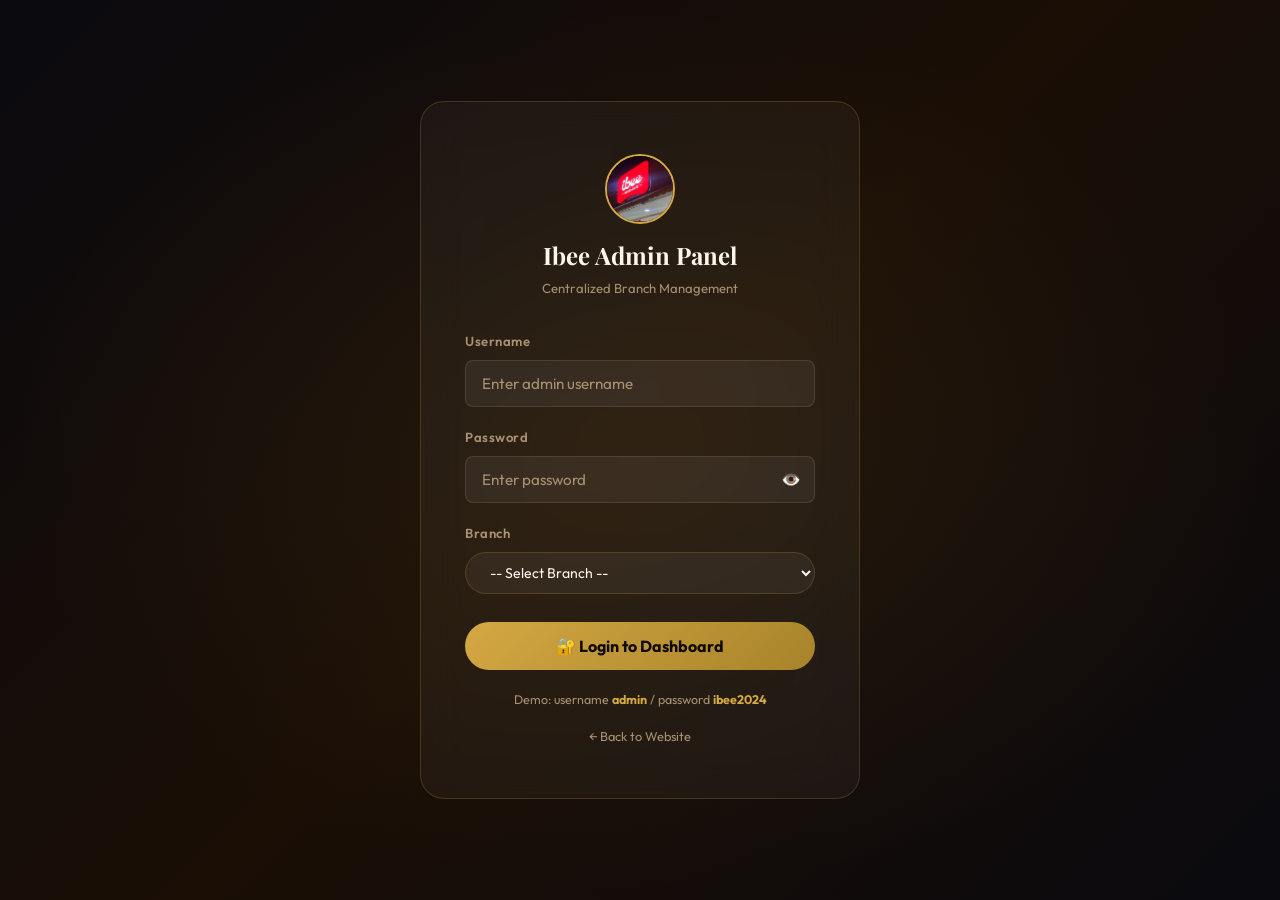
<file: admin/dashboard.html>
<!DOCTYPE html>
<html lang="en">
<head>
  <meta charset="UTF-8" />
  <meta name="viewport" content="width=device-width, initial-scale=1.0" />
  <title>Dashboard â€" Ibee Admin</title>
  <link rel="icon" href="../images/logo.jpg" type="image/jpeg" />
  <link rel="preconnect" href="https://fonts.googleapis.com" />
  <link rel="preconnect" href="https://fonts.gstatic.com" crossorigin />
  <link href="https://fonts.googleapis.com/css2?family=Playfair+Display:ital,wght@0,400;0,600;0,700;1,400&family=Outfit:wght@300;400;500;600;700&display=swap" rel="stylesheet" />
  <link rel="stylesheet" href="../css/style.css" />
  <style>
    /* Chart placeholder */
    .chart-bar-wrap { display:flex; align-items:flex-end; gap:8px; height:120px; margin-top:16px; }
    .chart-bar { flex:1; border-radius:6px 6px 0 0; position:relative; cursor:pointer; transition:all 0.3s; }
    .chart-bar:hover { filter:brightness(1.2); }
    .chart-bar-label { text-align:center; font-size:0.65rem; color:var(--text-muted); margin-top:6px; }
    .chart-bar-val { position:absolute; top:-22px; left:50%; transform:translateX(-50%); font-size:0.65rem; color:var(--cream); white-space:nowrap; }
    .performance-row { display:flex; align-items:center; gap:12px; padding:10px 0; border-bottom:1px solid rgba(255,255,255,0.05); }
    .perf-branch { font-size:0.88rem; color:var(--cream); flex:1; }
    .perf-bar-track { flex:2; background:rgba(255,255,255,0.06); border-radius:4px; height:8px; overflow:hidden; }
    .perf-bar-fill { height:100%; border-radius:4px; background:linear-gradient(90deg, var(--gold-dark), var(--gold)); transition:width 1s ease; }
    .perf-val { font-size:0.82rem; color:var(--gold); font-weight:600; min-width:40px; text-align:right; }
    .order-actions { display:flex; gap:6px; }
    .btn-order-action { border:none; border-radius:6px; padding:4px 10px; font-size:0.72rem; font-weight:600; cursor:pointer; transition:all 0.2s; }
    .btn-ready { background:rgba(39,174,96,0.2); color:#27ae60; }
    .btn-ready:hover { background:#27ae60; color:white; }
    .btn-cancel { background:rgba(231,76,60,0.2); color:#e74c3c; }
    .btn-cancel:hover { background:#e74c3c; color:white; }
    .top-items-list { display:flex; flex-direction:column; gap:10px; }
    .top-item-row { display:flex; align-items:center; gap:12px; }
    .top-item-rank { width:24px; height:24px; border-radius:50%; background:rgba(212,168,67,0.15); border:1px solid rgba(212,168,67,0.3); display:flex; align-items:center; justify-content:center; font-size:0.72rem; font-weight:700; color:var(--gold); flex-shrink:0; }
    .top-item-name { flex:1; font-size:0.85rem; color:var(--cream); }
    .top-item-count { font-size:0.78rem; color:var(--text-muted); }
    .top-item-bar { width:80px; background:rgba(255,255,255,0.06); border-radius:3px; height:5px; overflow:hidden; }
    .top-item-bar-fill { height:100%; background:var(--gold); border-radius:3px; }
    .admin-section-title { font-family:var(--font-display); font-size:1.5rem; color:var(--cream); margin-bottom:20px; }
    .toggle-grid { display:grid; grid-template-columns:1fr 1fr; gap:16px; }
    .branch-stock-section { margin-bottom:24px; }
    .branch-stock-header { font-size:0.85rem; font-weight:700; color:var(--gold); margin-bottom:12px; text-transform:uppercase; letter-spacing:1px; border-bottom:1px solid rgba(212,168,67,0.2); padding-bottom:8px; }
    .notification-dot { width:8px; height:8px; border-radius:50%; background:#e74c3c; display:inline-block; margin-left:6px; animation:pulse 1.5s infinite; }
  </style>
  <link rel="stylesheet" href="https://cdnjs.cloudflare.com/ajax/libs/font-awesome/6.5.0/css/all.min.css" />
</head>
<body class="admin-body">

  <div class="admin-layout">

    <!-- SIDEBAR -->
    <aside class="admin-sidebar">
      <div class="admin-sidebar-logo">
        <img src="../images/logo.jpg" alt="Ibee Logo" />
        <span>Ibee Resto Cafe</span>
        <small>Admin Panel</small>
      </div>
      <nav class="admin-nav">
        <p class="admin-nav-label">Main</p>
        <a href="#overview" class="admin-nav-item active" onclick="showSection('overview', this)">
          <span class="admin-nav-icon">ðŸ"Š</span> Overview
        </a>
        <a href="#orders" class="admin-nav-item" onclick="showSection('orders', this)">
          <span class="admin-nav-icon">ðŸ"‹</span> Orders
          <span class="notification-dot"></span>
        </a>
        <a href="#menu-control" class="admin-nav-item" onclick="showSection('menu-control', this)">
          <span class="admin-nav-icon">ðŸ½ï¸</span> Menu Control
        </a>
        <a href="#performance" class="admin-nav-item" onclick="showSection('performance', this)">
          <span class="admin-nav-icon">ðŸ"ˆ</span> Performance
        </a>
        <p class="admin-nav-label">Management</p>
        <a href="#branches-mgmt" class="admin-nav-item" onclick="showSection('branches-mgmt', this)">
          <span class="admin-nav-icon">ðŸª</span> Branches
        </a>
        <a href="../index.html" class="admin-nav-item">
          <span class="admin-nav-icon">ðŸŒ</span> View Website
        </a>
      </nav>
      <div class="admin-sidebar-footer">
        <button class="btn-logout" onclick="logout()">ðŸšª Logout</button>
      </div>
    </aside>

    <!-- MAIN CONTENT -->
    <main class="admin-main">

      <!-- Top Bar -->
      <div class="admin-topbar">
        <div>
          <h1 id="page-title">Overview</h1>
          <p id="branch-display-top">Loading...</p>
        </div>
        <div style="display:flex;gap:12px;align-items:center;">
          <select class="admin-branch-selector" id="admin-branch-filter" onchange="updateBranchFilter(this.value)">
            <option value="all">All Branches</option>
            <option value="tiruchengode">Tiruchengode</option>
            <option value="sankagiri">Sankagiri</option>
            <option value="kootapalli">Kootapalli</option>
          </select>
          <div style="font-size:0.8rem;color:var(--text-muted);background:rgba(255,255,255,0.04);padding:8px 16px;border-radius:20px;" id="clock-display"></div>
        </div>
      </div>

      <!-- ===== OVERVIEW SECTION ===== -->
      <section id="section-overview">
        <!-- Stats -->
        <div class="stats-grid">
          <div class="stat-card">
            <div class="stat-card-icon">ðŸ'°</div>
            <div class="stat-card-label">Today's Revenue</div>
            <div class="stat-card-value" id="stat-revenue">â‚¹12,480</div>
            <div class="stat-card-change change-up">â-² 18% vs yesterday</div>
          </div>
          <div class="stat-card">
            <div class="stat-card-icon">ðŸ"¦</div>
            <div class="stat-card-label">Total Orders</div>
            <div class="stat-card-value" id="stat-orders">148</div>
            <div class="stat-card-change change-up">â-² 12 new today</div>
          </div>
          <div class="stat-card">
            <div class="stat-card-icon">â³</div>
            <div class="stat-card-label">Pending Orders</div>
            <div class="stat-card-value" id="stat-pending" style="color:#f1c40f;">7</div>
            <div class="stat-card-change change-down">â-¼ Needs attention</div>
          </div>
          <div class="stat-card">
            <div class="stat-card-icon">â­</div>
            <div class="stat-card-label">Avg. Rating</div>
            <div class="stat-card-value">4.8</div>
            <div class="stat-card-change change-up">â-² Excellent</div>
          </div>
        </div>

        <!-- Charts & Quick View -->
        <div class="admin-grid-2">
          <!-- Weekly Sales Chart -->
          <div class="admin-panel">
            <h3>ðŸ"Š Weekly Sales</h3>
            <div class="chart-bar-wrap" id="sales-chart"></div>
            <div style="display:flex;gap:8px;margin-top:8px;" id="chart-labels"></div>
          </div>
          <!-- Top Items -->
          <div class="admin-panel">
            <h3>ðŸ"¥ Top Selling Items</h3>
            <div class="top-items-list">
              <div class="top-item-row">
                <div class="top-item-rank">1</div>
                <div class="top-item-name"><i class="fa-solid fa-utensils"></i> Loaded Fries</div>
                <div class="top-item-bar"><div class="top-item-bar-fill" style="width:100%"></div></div>
                <div class="top-item-count">42 orders</div>
              </div>
              <div class="top-item-row">
                <div class="top-item-rank">2</div>
                <div class="top-item-name">Special Burger</div>
                <div class="top-item-bar"><div class="top-item-bar-fill" style="width:85%"></div></div>
                <div class="top-item-count">36 orders</div>
              </div>
              <div class="top-item-row">
                <div class="top-item-rank">3</div>
                <div class="top-item-name">Momo Platter</div>
                <div class="top-item-bar"><div class="top-item-bar-fill" style="width:72%"></div></div>
                <div class="top-item-count">30 orders</div>
              </div>
              <div class="top-item-row">
                <div class="top-item-rank">4</div>
                <div class="top-item-name">Tower Juice</div>
                <div class="top-item-bar"><div class="top-item-bar-fill" style="width:60%"></div></div>
                <div class="top-item-count">25 orders</div>
              </div>
              <div class="top-item-row">
                <div class="top-item-rank">5</div>
                <div class="top-item-name">Butter Croissant</div>
                <div class="top-item-bar"><div class="top-item-bar-fill" style="width:48%"></div></div>
                <div class="top-item-count">20 orders</div>
              </div>
            </div>
          </div>
        </div>

        <!-- Branch Performance -->
        <div class="admin-panel" style="margin-top:24px;">
          <h3>ðŸª Branch Performance Today</h3>
          <div class="performance-row">
            <div class="perf-branch">ðŸ" Tiruchengode (Main)</div>
            <div class="perf-bar-track"><div class="perf-bar-fill" style="width:88%"></div></div>
            <div class="perf-val">â‚¹5,840</div>
          </div>
          <div class="performance-row">
            <div class="perf-branch">ðŸ" Sankagiri</div>
            <div class="perf-bar-track"><div class="perf-bar-fill" style="width:64%"></div></div>
            <div class="perf-val">â‚¹4,280</div>
          </div>
          <div class="performance-row">
            <div class="perf-branch">ðŸ" Kootapalli</div>
            <div class="perf-bar-track"><div class="perf-bar-fill" style="width:35%"></div></div>
            <div class="perf-val">â‚¹2,360</div>
          </div>
        </div>
      </section>

      <!-- ===== ORDERS SECTION ===== -->
      <section id="section-orders" style="display:none;">
        <div class="admin-panel">
          <h3>ðŸ"‹ Pending Orders <span style="background:rgba(241,196,15,0.2);color:#f1c40f;padding:2px 10px;border-radius:20px;font-size:0.75rem;margin-left:8px;">7 Pending</span></h3>
          <div style="overflow-x:auto;">
            <table class="admin-table" id="orders-table">
              <thead>
                <tr>
                  <th>Order ID</th>
                  <th>Branch</th>
                  <th>Items</th>
                  <th>Amount</th>
                  <th>Time</th>
                  <th>Status</th>
                  <th>Action</th>
                </tr>
              </thead>
              <tbody id="orders-tbody"></tbody>
            </table>
          </div>
        </div>
      </section>

      <!-- ===== MENU CONTROL SECTION ===== -->
      <section id="section-menu-control" style="display:none;">
        <div class="admin-panel">
          <h3>ðŸ½ï¸ Branch Stock Control</h3>
          <p style="color:var(--text-muted);font-size:0.85rem;margin-bottom:24px;">Toggle items ON/OFF per branch. Disabled items will be automatically hidden from that branch's menu on the website.</p>
          <div class="toggle-grid" id="stock-toggle-grid"></div>
        </div>
      </section>

      <!-- ===== PERFORMANCE SECTION ===== -->
      <section id="section-performance" style="display:none;">
        <div class="stats-grid" style="margin-bottom:24px;">
          <div class="stat-card">
            <div class="stat-card-icon">ðŸ"…</div>
            <div class="stat-card-label">This Week Revenue</div>
            <div class="stat-card-value">â‚¹68,240</div>
            <div class="stat-card-change change-up">â-² 22% vs last week</div>
          </div>
          <div class="stat-card">
            <div class="stat-card-icon">ðŸ"…</div>
            <div class="stat-card-label">This Month Revenue</div>
            <div class="stat-card-value">â‚¹2.4L</div>
            <div class="stat-card-change change-up">â-² 15% vs last month</div>
          </div>
          <div class="stat-card">
            <div class="stat-card-icon">ðŸ§¾</div>
            <div class="stat-card-label">Total Orders (Month)</div>
            <div class="stat-card-value">1,842</div>
            <div class="stat-card-change change-up">â-² Growing steadily</div>
          </div>
          <div class="stat-card">
            <div class="stat-card-icon">ðŸ'¥</div>
            <div class="stat-card-label">Unique Customers</div>
            <div class="stat-card-value">624</div>
            <div class="stat-card-change change-up">â-² 48 new this month</div>
          </div>
        </div>
        <div class="admin-panel">
          <h3>ðŸ"ˆ Monthly Branch Comparison</h3>
          <div class="performance-row" style="margin-top:16px;">
            <div class="perf-branch">Tiruchengode</div>
            <div class="perf-bar-track"><div class="perf-bar-fill" style="width:90%"></div></div>
            <div class="perf-val">â‚¹1.1L</div>
          </div>
          <div class="performance-row">
            <div class="perf-branch">Sankagiri</div>
            <div class="perf-bar-track"><div class="perf-bar-fill" style="width:68%"></div></div>
            <div class="perf-val">â‚¹82K</div>
          </div>
          <div class="performance-row">
            <div class="perf-branch">Kootapalli</div>
            <div class="perf-bar-track"><div class="perf-bar-fill" style="width:40%"></div></div>
            <div class="perf-val">â‚¹48K</div>
          </div>
        </div>
      </section>

      <!-- ===== BRANCHES MANAGEMENT SECTION ===== -->
      <section id="section-branches-mgmt" style="display:none;">
        <div class="admin-grid-2">
          <div class="admin-panel">
            <h3>ðŸª Branch Status</h3>
            <table class="admin-table">
              <thead><tr><th>Branch</th><th>Status</th><th>Orders Today</th><th>Revenue</th></tr></thead>
              <tbody>
                <tr><td>Tiruchengode</td><td><span class="status-badge status-ready">â-- Open</span></td><td>62</td><td>â‚¹5,840</td></tr>
                <tr><td>Sankagiri</td><td><span class="status-badge status-ready">â-- Open</span></td><td>51</td><td>â‚¹4,280</td></tr>
                <tr><td>Kootapalli</td><td><span class="status-badge status-ready">â-- Open</span></td><td>35</td><td>â‚¹2,360</td></tr>
              </tbody>
            </table>
          </div>
          <div class="admin-panel">
            <h3>ðŸ"ž Branch Contacts</h3>
            <table class="admin-table">
              <thead><tr><th>Branch</th><th>Phone</th><th>Manager</th></tr></thead>
              <tbody>
                <tr><td>Tiruchengode</td><td>+91 99999 99991</td><td>Update</td></tr>
                <tr><td>Sankagiri</td><td>+91 99999 99992</td><td>Update</td></tr>
                <tr><td>Kootapalli</td><td>+91 99999 99993</td><td>Update</td></tr>
              </tbody>
            </table>
          </div>
        </div>
      </section>

    <div id="ibee_orders_section" style="margin-top:24px;">
<div style="display:flex;align-items:center;justify-content:space-between;margin-bottom:16px;">
  <h3 style="font-family:Playfair Display,serif;color:#FDF6EC;font-size:1.2rem;"> <i class="fa-solid fa-box"></i> Recent Orders (from Website)</h3>
  <div style="display:flex;gap:8px;">
    <button onclick="loadOrders()" style="background:rgba(212,168,67,0.15);border:1px solid rgba(212,168,67,0.3);color:#D4A843;padding:6px 14px;border-radius:20px;cursor:pointer;font-size:0.8rem;font-family:Outfit,sans-serif;"> Refresh</button>
    <button onclick="if(confirm('Clear all orders?')){{localStorage.removeItem('ibee_orders');loadOrders();}}" style="background:rgba(231,76,60,0.1);border:1px solid rgba(231,76,60,0.3);color:#e74c3c;padding:6px 14px;border-radius:20px;cursor:pointer;font-size:0.8rem;font-family:Outfit,sans-serif;"> Clear</button>
  </div>
</div>
<div id="orders-list-admin"></div>
</div>
<script>
function loadOrders(){
  var orders=JSON.parse(localStorage.getItem('ibee_orders')||'[]');
  var el=document.getElementById('orders-list-admin');
  if(!el)return;
  if(!orders.length){el.innerHTML='<div style="text-align:center;padding:32px;color:#A89070;border:1px dashed rgba(255,255,255,0.1);border-radius:12px;">No online orders yet. Orders from the order page will appear here.</div>';return;}
  var html='<div style="display:flex;flex-direction:column;gap:12px;">';
  orders.forEach(function(o){
    var statusColor=o.status==='pending'?'#f39c12':o.status==='ready'?'#27ae60':'#e74c3c';
    var itemsList=o.items?o.items.map(function(i){return i.name+' x'+i.qty;}).join(', '):'';
    html+='<div style="background:rgba(255,255,255,0.04);border:1px solid rgba(255,255,255,0.08);border-radius:14px;padding:16px;display:grid;grid-template-columns:1fr auto;gap:12px;">';
    html+='<div>';
    html+='<div style="display:flex;align-items:center;gap:10px;margin-bottom:6px;">';
    html+='<span style="font-weight:700;color:#FDF6EC;font-size:0.95rem;">'+o.name+'</span>';
    html+='<span style="font-size:0.72rem;padding:2px 10px;border-radius:20px;background:rgba(212,168,67,0.1);color:#D4A843;">'+o.branch+'</span>';
    html+='<span style="font-size:0.72rem;padding:2px 10px;border-radius:20px;background:rgba(255,255,255,0.06);color:#A89070;">'+(o.type==='delivery'?' Delivery':' Pickup')+'</span>';
    html+='</div>';
    html+='<div style="color:#A89070;font-size:0.82rem;margin-bottom:4px;">📞 '+o.phone+'</div>';
    html+='<div style="color:#A89070;font-size:0.78rem;">'+itemsList+'</div>';
    html+='<div style="color:#A89070;font-size:0.72rem;margin-top:4px;">'+o.time+'</div>';
    html+='</div>';
    html+='<div style="text-align:right;">';
    html+='<div style="font-size:1.2rem;font-weight:800;color:#D4A843;margin-bottom:8px;">&#8377;'+o.total+'</div>';
    html+='<select onchange="updateOrderStatus(\''+o.id+'\',this.value)" style="background:#1A1008;border:1px solid rgba(255,255,255,0.1);color:'+statusColor+';border-radius:8px;padding:5px 8px;font-size:0.78rem;font-family:Outfit,sans-serif;">';
    html+='<option value="pending"'+(o.status==='pending'?' selected':'')+'> Pending</option>';
    html+='<option value="ready"'+(o.status==='ready'?' selected':'')+'> Ready</option>';
    html+='<option value="cancelled"'+(o.status==='cancelled'?' selected':'')+'> Cancelled</option>';
    html+='</select></div></div>';
  });
  html+='</div>';
  el.innerHTML=html;
}
function updateOrderStatus(id,status){
  var orders=JSON.parse(localStorage.getItem('ibee_orders')||'[]');
  var o=orders.find(function(x){return x.id===id;});
  if(o){o.status=status;localStorage.setItem('ibee_orders',JSON.stringify(orders));loadOrders();}
}
document.addEventListener('DOMContentLoaded',function(){loadOrders();setInterval(loadOrders,15000);});
</script>
</main>
  </div>

  <script>
    // Auth check
    if (sessionStorage.getItem('ibee_admin') !== 'true') {
      window.location.href = 'login.html';
    }

    const adminBranch = sessionStorage.getItem('ibee_admin_branch') || 'all';
    document.getElementById('admin-branch-filter').value = adminBranch;
    document.getElementById('branch-display-top').textContent =
      adminBranch === 'all' ? 'All Branches â€" Super Admin View' : adminBranch.charAt(0).toUpperCase() + adminBranch.slice(1) + ' Branch';

    // Clock
    function updateClock() {
      const now = new Date();
      document.getElementById('clock-display').textContent =
        now.toLocaleTimeString('en-IN', { hour: '2-digit', minute: '2-digit' }) +
        ' Â· ' + now.toLocaleDateString('en-IN', { weekday: 'short', day: 'numeric', month: 'short' });
    }
    updateClock(); setInterval(updateClock, 1000);

    // Section navigation
    const sections = ['overview', 'orders', 'menu-control', 'performance', 'branches-mgmt'];
    function showSection(id, el) {
      sections.forEach(s => {
        const sec = document.getElementById('section-' + s);
        if (sec) sec.style.display = 'none';
      });
      const target = document.getElementById('section-' + id);
      if (target) target.style.display = 'block';
      document.querySelectorAll('.admin-nav-item').forEach(i => i.classList.remove('active'));
      if (el) el.classList.add('active');
      document.getElementById('page-title').textContent =
        id === 'overview' ? 'Overview' : id === 'orders' ? 'Orders' :
        id === 'menu-control' ? 'Menu Control' : id === 'performance' ? 'Performance' : 'Branches';
      return false;
    }

    // Sales Chart
    const salesData = [
      { day: 'Mon', val: 8200 }, { day: 'Tue', val: 10400 }, { day: 'Wed', val: 9100 },
      { day: 'Thu', val: 11200 }, { day: 'Fri', val: 13800 }, { day: 'Sat', val: 15200 }, { day: 'Sun', val: 12480 }
    ];
    const maxVal = Math.max(...salesData.map(d => d.val));
    const chartEl = document.getElementById('sales-chart');
    const labelsEl = document.getElementById('chart-labels');
    const colors = ['#A8832A','#A8832A','#A8832A','#A8832A','#A8832A','#A8832A','#D4A843'];
    salesData.forEach((d, i) => {
      const pct = (d.val / maxVal) * 100;
      const bar = document.createElement('div');
      bar.className = 'chart-bar';
      bar.style.cssText = `height:${pct}%;background:${colors[i]};`;
      bar.innerHTML = `<span class="chart-bar-val">â‚¹${(d.val/1000).toFixed(1)}k</span>`;
      chartEl.appendChild(bar);
      const label = document.createElement('div');
      label.className = 'chart-bar-label';
      label.style.cssText = 'flex:1;text-align:center;font-size:0.65rem;color:var(--text-muted);';
      label.textContent = d.day;
      labelsEl.appendChild(label);
    });

    // Orders Table
    const ordersData = [
      { id: '#IB-001', branch: 'Tiruchengode', items: 'Loaded Fries Ã-- 2, Juice Ã-- 1', amount: 'â‚¹277', time: '10 min ago', status: 'pending' },
      { id: '#IB-002', branch: 'Sankagiri', items: 'Burger Ã-- 1, Pasta Ã-- 1', amount: 'â‚¹250', time: '15 min ago', status: 'pending' },
      { id: '#IB-003', branch: 'Kootapalli', items: 'Croissant Ã-- 3', amount: 'â‚¹135', time: '20 min ago', status: 'ready' },
      { id: '#IB-004', branch: 'Tiruchengode', items: 'Momo Platter Ã-- 2', amount: 'â‚¹220', time: '25 min ago', status: 'pending' },
      { id: '#IB-005', branch: 'Sankagiri', items: 'Chicken Strips Ã-- 1, Juice Ã-- 2', amount: 'â‚¹327', time: '30 min ago', status: 'delivered' },
      { id: '#IB-006', branch: 'Kootapalli', items: 'Cake Ã-- 1 (custom)', amount: 'â‚¹450', time: '45 min ago', status: 'delivered' },
      { id: '#IB-007', branch: 'Tiruchengode', items: 'Bread Ã-- 5, Croissant Ã-- 2', amount: 'â‚¹240', time: '1 hr ago', status: 'pending' },
    ];
    const tbody = document.getElementById('orders-tbody');
    ordersData.forEach(o => {
      const tr = document.createElement('tr');
      tr.innerHTML = `
        <td style="font-weight:700;color:var(--gold)">${o.id}</td>
        <td>${o.branch}</td>
        <td style="font-size:0.8rem;">${o.items}</td>
        <td style="font-weight:600;">${o.amount}</td>
        <td style="color:var(--text-muted);font-size:0.8rem;">${o.time}</td>
        <td><span class="status-badge status-${o.status}">${o.status.charAt(0).toUpperCase() + o.status.slice(1)}</span></td>
        <td>
          <div class="order-actions">
            ${o.status === 'pending' ? `<button class="btn-order-action btn-ready" onclick="markReady(this, '${o.id}')">âœ" Ready</button>` : ''}
            ${o.status === 'pending' ? `<button class="btn-order-action btn-cancel" onclick="cancelOrder(this, '${o.id}')">âœ•</button>` : ''}
          </div>
        </td>
      `;
      tbody.appendChild(tr);
    });

    function markReady(btn, id) {
      const row = btn.closest('tr');
      row.querySelector('.status-badge').className = 'status-badge status-ready';
      row.querySelector('.status-badge').textContent = 'Ready';
      btn.closest('.order-actions').innerHTML = '<span style="color:#27ae60;font-size:0.78rem;">âœ" Marked Ready</span>';
      const pendingEl = document.getElementById('stat-pending');
      if (pendingEl) pendingEl.textContent = Math.max(0, parseInt(pendingEl.textContent) - 1);
    }
    function cancelOrder(btn, id) {
      const row = btn.closest('tr');
      row.querySelector('.status-badge').className = 'status-badge status-cancelled';
      row.querySelector('.status-badge').textContent = 'Cancelled';
      btn.closest('.order-actions').innerHTML = '';
      const pendingEl = document.getElementById('stat-pending');
      if (pendingEl) pendingEl.textContent = Math.max(0, parseInt(pendingEl.textContent) - 1);
    }

    // Stock Toggles
    const MENU_ITEMS = [
      { id: 'bread', name: 'ðŸž Fresh Bread' },
      { id: 'croissant', name: 'ðŸ¥ Butter Croissant' },
      { id: 'cake', name: 'ðŸŽ‚ Celebration Cake' },
      { id: 'burger', name: 'ðŸ" Special Burger' },
      { id: 'fries', name: 'ðŸŸ Loaded Fries' },
      { id: 'pannerfries', name: 'ðŸ§€ Paneer Loaded Fries' },
      { id: 'momos', name: 'ðŸ¥Ÿ Momo Platter' },
      { id: 'pasta', name: 'ðŸ White Sauce Pasta' },
      { id: 'strips', name: 'ðŸ-- Chicken Strips' },
      { id: 'sticks', name: 'ðŸ¢ Fired Sticks' },
      { id: 'juice', name: 'ðŸ¥¤ Tower Juice' },
    ];
    const BRANCHES_ADMIN = ['tiruchengode', 'sankagiri', 'kootapalli'];
    const STOCK_DEFAULTS = {
      tiruchengode: { bread:true, croissant:true, cake:true, burger:true, fries:true, pannerfries:true, momos:true, pasta:true, strips:true, sticks:true, juice:true },
      sankagiri: { bread:true, croissant:true, cake:true, burger:false, fries:true, pannerfries:true, momos:true, pasta:true, strips:false, sticks:false, juice:true },
      kootapalli: { bread:true, croissant:false, cake:true, burger:true, fries:true, pannerfries:false, momos:false, pasta:true, strips:true, sticks:true, juice:true },
    };

    const toggleGrid = document.getElementById('stock-toggle-grid');
    BRANCHES_ADMIN.forEach(branch => {
      const section = document.createElement('div');
      section.className = 'branch-stock-section';
      section.innerHTML = `<div class="branch-stock-header">ðŸ" ${branch.charAt(0).toUpperCase() + branch.slice(1)}</div>`;
      MENU_ITEMS.forEach(item => {
        const isOn = STOCK_DEFAULTS[branch][item.id] !== false;
        const row = document.createElement('div');
        row.className = 'menu-toggle-row';
        row.innerHTML = `
          <span class="menu-toggle-name">${item.name}</span>
          <label class="toggle-switch">
            <input type="checkbox" ${isOn ? 'checked' : ''} onchange="onStockToggle('${branch}','${item.id}', this.checked)" />
            <span class="toggle-slider"></span>
          </label>
        `;
        section.appendChild(row);
      });
      toggleGrid.appendChild(section);
    });

    function onStockToggle(branch, item, val) {
      console.log(`[Stock] ${branch} â†' ${item}: ${val ? 'Available' : 'Out of Stock'}`);
      // In production, this would call an API to update the database
    }

    function updateBranchFilter(val) {
      sessionStorage.setItem('ibee_admin_branch', val);
      document.getElementById('branch-display-top').textContent =
        val === 'all' ? 'All Branches â€" Super Admin View' : val.charAt(0).toUpperCase() + val.slice(1) + ' Branch';
    }

    function logout() {
      sessionStorage.removeItem('ibee_admin');
      sessionStorage.removeItem('ibee_admin_branch');
      window.location.href = 'login.html';
    }
  </script>
</body>
</html>
</file>
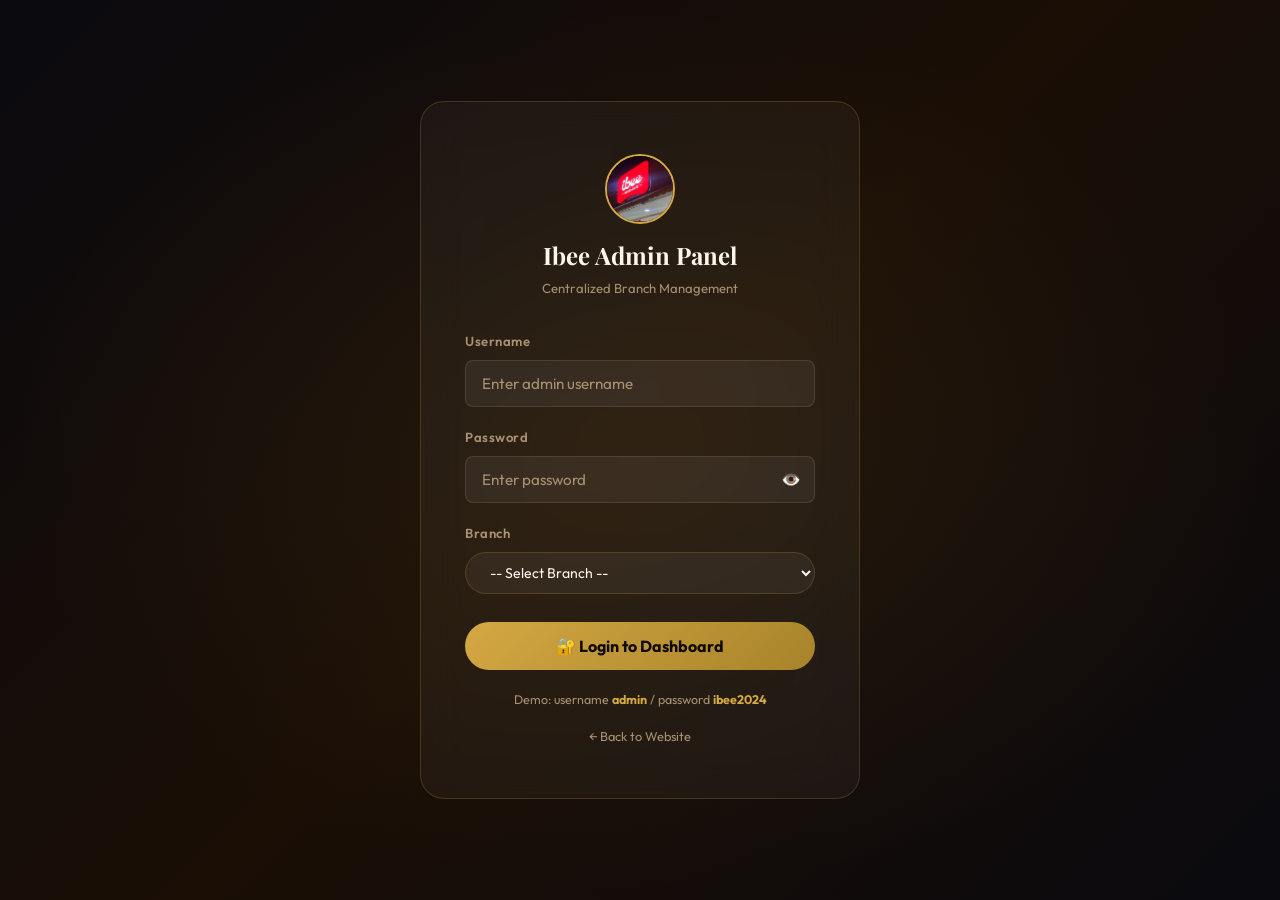
<file: admin/login.html>
<!DOCTYPE html>
<html lang="en">
<head>
  <meta charset="UTF-8" />
  <meta name="viewport" content="width=device-width, initial-scale=1.0" />
  <title>Admin Login - Ibee Resto Cafe</title>
  <link rel="icon" href="../images/logo.jpg" type="image/jpeg" />
  <link rel="preconnect" href="https://fonts.googleapis.com" />
  <link rel="preconnect" href="https://fonts.gstatic.com" crossorigin />
  <link href="https://fonts.googleapis.com/css2?family=Playfair+Display:ital,wght@0,400;0,600;0,700;1,400&family=Outfit:wght@300;400;500;600;700&display=swap" rel="stylesheet" />
  <link rel="stylesheet" href="../css/style.css" />
  <link rel="stylesheet" href="https://cdnjs.cloudflare.com/ajax/libs/font-awesome/6.5.0/css/all.min.css" />
</head>
<body class="admin-body">

  <div class="admin-login-page">
    <div class="admin-login-card">
      <div class="admin-login-logo">
        <img src="../images/logo.jpg" alt="Ibee Logo" />
        <h2>Ibee Admin Panel</h2>
        <p>Centralized Branch Management</p>
      </div>

      <form id="login-form" onsubmit="handleLogin(event)">
        <div class="form-group">
          <label class="form-label" for="username">Username</label>
          <input type="text" id="username" class="form-input" placeholder="Enter admin username" required autocomplete="username" />
        </div>
        <div class="form-group">
          <label class="form-label" for="password">Password</label>
          <div style="position:relative;">
            <input type="password" id="password" class="form-input" placeholder="Enter password" required autocomplete="current-password" />
            <button type="button" onclick="togglePassword()" style="position:absolute;right:14px;top:50%;transform:translateY(-50%);background:none;border:none;color:var(--text-muted);cursor:pointer;font-size:1rem;" id="pwd-eye">👁️</button>
          </div>
        </div>
        <div class="form-group">
          <label class="form-label" for="branch-select">Branch</label>
          <select id="branch-select" class="form-input admin-branch-selector" required>
            <option value="">-- Select Branch --</option>
            <option value="all">All Branches (Super Admin)</option>
            <option value="tiruchengode">Tiruchengode</option>
            <option value="sankagiri">Sankagiri</option>
            <option value="kootapalli">Kootapalli</option>
          </select>
        </div>
        <button type="submit" class="btn-login">🔐 Login to Dashboard</button>
        <p class="login-error" id="login-error">❌ Invalid credentials. Please <i class="fa-solid fa-rotate"></i> Try Again.</p>
      </form>

      <p style="text-align:center;margin-top:20px;font-size:0.78rem;color:var(--text-muted);">
        Demo: username <strong style="color:var(--gold);">admin</strong> / password <strong style="color:var(--gold);">ibee2024</strong>
      </p>

      <p style="text-align:center;margin-top:16px;font-size:0.8rem;">
        <a href="../index.html" style="color:var(--text-muted);transition:color 0.3s;" onmouseover="this.style.color='var(--gold)'" onmouseout="this.style.color='var(--text-muted)'">&larr; Back to Website</a>
      </p>
    </div>
  </div>

  <script>
    const ADMIN_CREDS = { username: 'admin', password: 'ibee2024' };

    function handleLogin(e) {
      e.preventDefault();
      const user = document.getElementById('username').value.trim();
      const pass = document.getElementById('password').value.trim();
      const branch = document.getElementById('branch-select').value;
      const errorEl = document.getElementById('login-error');

      if (user === ADMIN_CREDS.username && pass === ADMIN_CREDS.password && branch) {
        sessionStorage.setItem('ibee_admin', 'true');
        sessionStorage.setItem('ibee_admin_branch', branch);
        window.location.href = 'dashboard.html';
      } else {
        errorEl.style.display = 'block';
        document.getElementById('password').value = '';
        setTimeout(() => { errorEl.style.display = 'none'; }, 3500);
      }
    }

    function togglePassword() {
      const input = document.getElementById('password');
      const eye = document.getElementById('pwd-eye');
      if (input.type === 'password') { input.type = 'text'; eye.textContent = '🙈'; }
      else { input.type = 'password'; eye.textContent = '👁️'; }
    }

    // Redirect if already logged in
    if (sessionStorage.getItem('ibee_admin') === 'true') {
      window.location.href = 'dashboard.html';
    }
  </script>
</body>
</html>
</file>
<file: css/style.css>
/* ===================================================
   IBEE RESTO CAFE – INDIAN BAKES | Main Stylesheet
   =================================================== */

/* ---- CSS Variables ---- */
:root {
  --gold: #D4A843;
  --gold-light: #F0C96A;
  --gold-dark: #A8832A;
  --brown: #2C1A0E;
  --brown-mid: #4A2C14;
  --cream: #FDF6EC;
  --cream-dark: #F5E6CC;
  --dark: #0F0A05;
  --dark-card: #1A1008;
  --dark-surface: #231507;
  --text-light: #F5E6CC;
  --text-muted: #A89070;
  --text-dark: #1A0E05;
  --red: #E74C3C;
  --green: #27AE60;
  --white: #FFFFFF;
  --shadow-gold: 0 4px 30px rgba(212,168,67,0.25);
  --shadow-card: 0 8px 40px rgba(0,0,0,0.4);
  --radius: 16px;
  --radius-sm: 8px;
  --radius-pill: 50px;
  --transition: all 0.35s cubic-bezier(0.4,0,0.2,1);
  --font-display: 'Playfair Display', Georgia, serif;
  --font-body: 'Outfit', sans-serif;
}

/* ---- Reset ---- */
*, *::before, *::after { box-sizing: border-box; margin: 0; padding: 0; }
html { scroll-behavior: smooth; font-size: 16px; }
body {
  font-family: var(--font-body);
  background: var(--dark);
  color: var(--text-light);
  overflow-x: hidden;
  line-height: 1.6;
}
img { max-width: 100%; display: block; object-fit: cover; }
a { text-decoration: none; color: inherit; }
ul { list-style: none; }
button { cursor: pointer; font-family: var(--font-body); border: none; outline: none; }

/* ---- Utility ---- */
.container { max-width: 1280px; margin: 0 auto; padding: 0 24px; }
.section { padding: 100px 0; }
.section-header { text-align: center; margin-bottom: 60px; }
.section-eyebrow {
  font-size: 0.8rem; font-weight: 600; letter-spacing: 3px;
  text-transform: uppercase; color: var(--gold); margin-bottom: 12px;
}
.section-title {
  font-family: var(--font-display); font-size: clamp(2rem, 4vw, 3rem);
  color: var(--cream); line-height: 1.2; margin-bottom: 16px;
}
.section-title em { color: var(--gold); font-style: italic; }
.section-desc { color: var(--text-muted); font-size: 1.05rem; max-width: 560px; margin: 0 auto; }

/* ================================================================
   BRANCH OVERLAY
   ================================================================ */
.branch-overlay {
  position: fixed; inset: 0; z-index: 9999;
  background: linear-gradient(135deg, #0F0A05 0%, #2C1A0E 50%, #0F0A05 100%);
  display: flex; align-items: center; justify-content: center;
  opacity: 0; pointer-events: none;
  transition: opacity 0.5s ease;
}
.branch-overlay.active { opacity: 1; pointer-events: all; }
.branch-overlay-inner {
  display: flex; flex-direction: column; align-items: center; gap: 40px;
  padding: 40px 24px; max-width: 600px; width: 100%;
  animation: fadeUp 0.6s ease 0.2s both;
}
.branch-logo-wrap { text-align: center; }
.branch-logo {
  width: 90px; height: 90px; border-radius: 50%; object-fit: cover;
  border: 3px solid var(--gold); box-shadow: 0 0 30px rgba(212,168,67,0.4);
  margin: 0 auto 16px;
}
.branch-title {
  font-family: var(--font-display); font-size: 2.2rem; color: var(--cream);
  line-height: 1.1;
}
.branch-subtitle { color: var(--gold); font-size: 0.9rem; letter-spacing: 3px; text-transform: uppercase; margin-top: 4px; }
.branch-card {
  background: rgba(255,255,255,0.04); border: 1px solid rgba(212,168,67,0.2);
  border-radius: 24px; padding: 40px 36px; width: 100%; text-align: center;
  backdrop-filter: blur(20px);
}
.branch-prompt { font-size: 1.1rem; color: var(--cream); margin-bottom: 24px; font-weight: 500; }
.branch-detect-row { display: flex; align-items: center; justify-content: center; gap: 16px; margin-bottom: 28px; flex-wrap: wrap; }
.btn-detect {
  background: rgba(212,168,67,0.15); border: 1px solid var(--gold);
  color: var(--gold); padding: 10px 20px; border-radius: var(--radius-pill);
  font-size: 0.9rem; font-weight: 500; transition: var(--transition);
  display: flex; align-items: center; gap: 8px;
}
.btn-detect:hover { background: var(--gold); color: var(--dark); }
.or-divider { color: var(--text-muted); font-size: 0.85rem; }
.manual-label { color: var(--text-muted); font-size: 0.85rem; font-style: italic; }
.branch-grid { display: grid; grid-template-columns: repeat(3, 1fr); gap: 16px; }
.branch-btn {
  background: rgba(255,255,255,0.04); border: 1px solid rgba(212,168,67,0.2);
  border-radius: var(--radius); padding: 20px 12px; color: var(--cream);
  display: flex; flex-direction: column; align-items: center; gap: 8px;
  transition: var(--transition); cursor: pointer;
}
.branch-btn:hover, .branch-btn.selected {
  background: rgba(212,168,67,0.15); border-color: var(--gold);
  transform: translateY(-4px); box-shadow: var(--shadow-gold);
}
.branch-icon { font-size: 1.8rem; }
.branch-name { font-weight: 600; font-size: 0.95rem; }
.branch-tag { font-size: 0.7rem; color: var(--gold); background: rgba(212,168,67,0.15); padding: 2px 8px; border-radius: 20px; }
.branch-note { margin-top: 16px; font-size: 0.85rem; color: var(--text-muted); min-height: 20px; }

/* ================================================================
   NAVBAR
   ================================================================ */
.navbar {
  position: fixed; top: 0; left: 0; right: 0; z-index: 1000;
  padding: 16px 0;
  transition: var(--transition);
  background: transparent;
}
.navbar.scrolled {
  background: rgba(15,10,5,0.95);
  backdrop-filter: blur(20px);
  padding: 10px 0;
  border-bottom: 1px solid rgba(212,168,67,0.15);
  box-shadow: 0 4px 30px rgba(0,0,0,0.4);
}
.nav-container {
  max-width: 1280px; margin: 0 auto; padding: 0 24px;
  display: flex; align-items: center; justify-content: space-between; gap: 24px;
}
.nav-logo { display: flex; align-items: center; gap: 12px; }
.nav-logo-img { width: 44px; height: 44px; border-radius: 50%; object-fit: cover; border: 2px solid var(--gold); }
.nav-brand { display: block; font-family: var(--font-display); font-size: 1.1rem; color: var(--cream); line-height: 1.1; }
.nav-tagline { display: block; font-size: 0.65rem; letter-spacing: 2px; text-transform: uppercase; color: var(--gold); }
.nav-links { display: flex; align-items: center; gap: 32px; }
.nav-link { font-size: 0.9rem; font-weight: 500; color: var(--text-muted); transition: var(--transition); position: relative; }
.nav-link::after {
  content: ''; position: absolute; bottom: -4px; left: 0; width: 0; height: 2px;
  background: var(--gold); transition: var(--transition);
}
.nav-link:hover, .nav-link.active { color: var(--cream); }
.nav-link:hover::after, .nav-link.active::after { width: 100%; }
.nav-actions { display: flex; align-items: center; gap: 14px; }
.branch-indicator {
  display: flex; align-items: center; gap: 6px;
  background: rgba(212,168,67,0.12); border: 1px solid rgba(212,168,67,0.3);
  border-radius: var(--radius-pill); padding: 7px 14px;
  font-size: 0.8rem; color: var(--gold); cursor: pointer; transition: var(--transition);
}
.branch-indicator:hover { background: rgba(212,168,67,0.22); }
.bi-dot { font-size: 0.5rem; animation: pulse 2s infinite; }
.bi-arrow { font-size: 0.7rem; }
.btn-admin {
  background: var(--gold); color: var(--dark); padding: 8px 18px;
  border-radius: var(--radius-pill); font-size: 0.82rem; font-weight: 700;
  transition: var(--transition); letter-spacing: 0.5px;
}
.btn-admin:hover { background: var(--gold-light); transform: translateY(-1px); box-shadow: var(--shadow-gold); }
.hamburger {
  display: none; flex-direction: column; gap: 5px;
  background: transparent; width: 30px; padding: 4px;
}
.hamburger span { display: block; height: 2px; background: var(--cream); border-radius: 2px; transition: var(--transition); }
.hamburger.open span:nth-child(1) { transform: rotate(45deg) translate(5px, 5px); }
.hamburger.open span:nth-child(2) { opacity: 0; }
.hamburger.open span:nth-child(3) { transform: rotate(-45deg) translate(5px, -5px); }

/* ================================================================
   HERO
   ================================================================ */
.hero {
  position: relative; min-height: 100vh;
  display: flex; align-items: center; justify-content: center; overflow: hidden;
}
.hero-bg-slider { position: absolute; inset: 0; }
.hero-slide {
  position: absolute; inset: 0;
  background-size: cover; background-position: center;
  opacity: 0; transition: opacity 1.2s ease;
}
.hero-slide.active { opacity: 1; }
.hero-overlay {
  position: absolute; inset: 0;
  background: linear-gradient(180deg, rgba(15,10,5,0.55) 0%, rgba(15,10,5,0.7) 60%, rgba(15,10,5,0.95) 100%);
  z-index: 1;
}
.hero-content {
  position: relative; z-index: 2; text-align: center;
  padding: 0 24px; max-width: 800px;
  animation: fadeUp 1s ease 0.3s both;
}
.hero-badge {
  display: inline-block; background: rgba(212,168,67,0.15);
  border: 1px solid rgba(212,168,67,0.4); border-radius: var(--radius-pill);
  padding: 8px 24px; font-size: 0.78rem; letter-spacing: 2px;
  text-transform: uppercase; color: var(--gold); margin-bottom: 24px;
}
.hero-title { font-family: var(--font-display); line-height: 1.1; margin-bottom: 20px; }
.hero-title-main {
  display: block; font-size: clamp(2.8rem, 7vw, 5.5rem);
  color: var(--cream); text-shadow: 0 4px 20px rgba(0,0,0,0.5);
}
.hero-title-sub {
  display: block; font-size: clamp(1rem, 2.5vw, 1.6rem);
  color: var(--gold); letter-spacing: 6px; text-transform: uppercase;
  font-style: italic; margin-top: 8px;
}
.hero-desc { color: rgba(245,230,204,0.8); font-size: 1.1rem; margin-bottom: 36px; line-height: 1.7; }
.hero-branch-tag { color: var(--gold); display: block; margin-top: 8px; font-size: 0.95rem; }
.hero-cta { display: flex; gap: 16px; justify-content: center; flex-wrap: wrap; }
.hero-scroll-hint {
  position: absolute; bottom: 32px; left: 50%; transform: translateX(-50%);
  z-index: 2; text-align: center; color: var(--text-muted); font-size: 0.75rem;
  letter-spacing: 2px; text-transform: uppercase;
}
.scroll-arrow { font-size: 1.2rem; animation: bounce 2s infinite; margin-top: 6px; }
.hero-slide-dots {
  position: absolute; bottom: 80px; left: 50%; transform: translateX(-50%);
  z-index: 2; display: flex; gap: 8px;
}

/* ================================================================
   BUTTONS
   ================================================================ */
.btn-primary {
  display: inline-flex; align-items: center; gap: 8px;
  background: linear-gradient(135deg, var(--gold), var(--gold-dark));
  color: var(--dark); padding: 14px 32px; border-radius: var(--radius-pill);
  font-weight: 700; font-size: 0.95rem; transition: var(--transition);
  letter-spacing: 0.5px; box-shadow: var(--shadow-gold);
}
.btn-primary:hover { transform: translateY(-3px); box-shadow: 0 8px 40px rgba(212,168,67,0.4); filter: brightness(1.1); }
.btn-outline {
  display: inline-flex; align-items: center; gap: 8px;
  background: transparent; color: var(--cream);
  border: 2px solid rgba(255,255,255,0.3); padding: 13px 30px;
  border-radius: var(--radius-pill); font-weight: 600; font-size: 0.95rem;
  transition: var(--transition);
}
.btn-outline:hover { border-color: var(--gold); color: var(--gold); transform: translateY(-3px); }
.btn-sm {
  display: inline-block; background: rgba(212,168,67,0.15);
  border: 1px solid rgba(212,168,67,0.4); color: var(--gold);
  padding: 7px 16px; border-radius: var(--radius-pill); font-size: 0.82rem;
  font-weight: 600; transition: var(--transition);
}
.btn-sm:hover { background: var(--gold); color: var(--dark); }

/* ================================================================
   FEATURES STRIP
   ================================================================ */
.features-strip {
  background: linear-gradient(90deg, var(--brown) 0%, var(--brown-mid) 50%, var(--brown) 100%);
  border-top: 1px solid rgba(212,168,67,0.2);
  border-bottom: 1px solid rgba(212,168,67,0.2);
  padding: 20px 0; display: flex; align-items: center;
  justify-content: center; gap: 32px; flex-wrap: wrap;
}
.feature-item { display: flex; align-items: center; gap: 10px; font-size: 0.9rem; font-weight: 500; color: var(--cream-dark); }
.feat-img { width: 36px; height: 36px; border-radius: 50%; object-fit: cover; border: 1px solid rgba(212,168,67,0.3); }
.feat-emoji { font-size: 1.4rem; }
.feat-divider { color: rgba(212,168,67,0.3); font-size: 1.2rem; }

/* ================================================================
   MENU SHOWCASE
   ================================================================ */
.menu-showcase { background: var(--dark); }
.menu-tabs { display: flex; justify-content: center; gap: 12px; margin-bottom: 48px; flex-wrap: wrap; }
.tab-btn {
  background: rgba(255,255,255,0.05); border: 1px solid rgba(255,255,255,0.1);
  color: var(--text-muted); padding: 10px 24px; border-radius: var(--radius-pill);
  font-size: 0.88rem; font-weight: 600; transition: var(--transition);
}
.tab-btn:hover { border-color: var(--gold); color: var(--gold); }
.tab-btn.active { background: var(--gold); border-color: var(--gold); color: var(--dark); }
.menu-grid {
  display: grid; grid-template-columns: repeat(auto-fill, minmax(300px, 1fr)); gap: 28px;
}
.menu-card {
  background: var(--dark-card); border: 1px solid rgba(255,255,255,0.06);
  border-radius: var(--radius); overflow: hidden; transition: var(--transition);
}
.menu-card:hover { transform: translateY(-8px); border-color: rgba(212,168,67,0.3); box-shadow: var(--shadow-card); }
.menu-card.hidden { display: none; }
.menu-card-img-wrap { position: relative; height: 220px; overflow: hidden; }
.menu-card-img-wrap img { width: 100%; height: 100%; object-fit: cover; transition: transform 0.5s ease; }
.menu-card:hover .menu-card-img-wrap img { transform: scale(1.08); }
.menu-badge {
  position: absolute; top: 12px; left: 12px;
  background: rgba(0,0,0,0.75); backdrop-filter: blur(8px);
  border-radius: var(--radius-pill); padding: 4px 12px; font-size: 0.75rem;
  font-weight: 600; border: 1px solid rgba(255,255,255,0.1);
}
.menu-card-body { padding: 20px; }
.menu-card-body h3 { font-family: var(--font-display); font-size: 1.2rem; color: var(--cream); margin-bottom: 8px; }
.menu-card-body p { font-size: 0.88rem; color: var(--text-muted); line-height: 1.5; margin-bottom: 16px; }
.menu-card-footer { display: flex; align-items: center; justify-content: space-between; }
.price { font-size: 1.25rem; font-weight: 700; color: var(--gold); }
.menu-cta { text-align: center; margin-top: 52px; }

/* ================================================================
   ABOUT SECTION
   ================================================================ */
.about-section { background: var(--dark-surface); }
.about-grid { display: grid; grid-template-columns: 1fr 1fr; gap: 80px; align-items: center; }
.about-images { position: relative; }
.about-img-main { width: 100%; height: 480px; border-radius: var(--radius); object-fit: cover; box-shadow: var(--shadow-card); }
.about-img-float {
  position: absolute; bottom: -30px; right: -30px;
  width: 200px; height: 200px; border-radius: var(--radius);
  object-fit: cover; border: 4px solid var(--dark-surface);
  box-shadow: var(--shadow-card);
}
.about-content { padding-left: 20px; }
.about-text { color: var(--text-muted); line-height: 1.8; margin-bottom: 20px; }
.about-stats { display: flex; align-items: center; gap: 24px; margin: 40px 0; }
.stat-item { text-align: center; }
.stat-num { display: block; font-family: var(--font-display); font-size: 2.5rem; color: var(--gold); line-height: 1; }
.stat-label { font-size: 0.8rem; color: var(--text-muted); text-transform: uppercase; letter-spacing: 1px; }
.stat-divider { width: 1px; height: 50px; background: rgba(212,168,67,0.2); }

/* ================================================================
   REVIEWS
   ================================================================ */
.reviews-section { background: var(--dark); }
.reviews-grid { display: grid; grid-template-columns: repeat(auto-fill, minmax(320px, 1fr)); gap: 24px; }
.review-card {
  background: var(--dark-card); border: 1px solid rgba(255,255,255,0.06);
  border-radius: var(--radius); padding: 28px; transition: var(--transition);
}
.review-card:hover { border-color: rgba(212,168,67,0.3); transform: translateY(-4px); }
.review-card.featured {
  background: linear-gradient(135deg, rgba(212,168,67,0.1), rgba(44,26,14,0.8));
  border-color: rgba(212,168,67,0.3);
}
.review-stars { color: var(--gold); font-size: 1.1rem; margin-bottom: 14px; letter-spacing: 2px; }
.review-text { color: var(--text-muted); font-size: 0.92rem; line-height: 1.7; margin-bottom: 20px; font-style: italic; }
.reviewer { display: flex; align-items: center; gap: 14px; }
.reviewer-img { width: 46px; height: 46px; border-radius: 50%; object-fit: cover; border: 2px solid rgba(212,168,67,0.3); }
.reviewer-name { display: block; font-weight: 600; color: var(--cream); font-size: 0.9rem; }
.reviewer-branch { display: block; font-size: 0.75rem; color: var(--gold); }

/* ================================================================
   GALLERY STRIP (Auto-scroll)
   ================================================================ */
.gallery-strip {
  overflow: hidden; background: var(--dark-surface);
  padding: 24px 0; border-top: 1px solid rgba(212,168,67,0.1);
  border-bottom: 1px solid rgba(212,168,67,0.1);
}
.gallery-track {
  display: flex; gap: 16px; width: max-content;
  animation: scrollGallery 30s linear infinite;
}
.gallery-track:hover { animation-play-state: paused; }
.gallery-track img {
  width: 220px; height: 160px; border-radius: var(--radius-sm);
  object-fit: cover; border: 1px solid rgba(212,168,67,0.15);
  flex-shrink: 0; transition: var(--transition);
}
.gallery-track img:hover { transform: scale(1.05); border-color: var(--gold); }

/* ================================================================
   CONTACT
   ================================================================ */
.contact-section { background: var(--dark); }
.contact-grid { display: grid; grid-template-columns: repeat(auto-fill, minmax(260px, 1fr)); gap: 24px; }
.contact-card {
  background: var(--dark-card); border: 1px solid rgba(255,255,255,0.06);
  border-radius: var(--radius); padding: 32px 24px; text-align: center;
  transition: var(--transition);
}
.contact-card:hover { border-color: rgba(212,168,67,0.3); transform: translateY(-4px); }
.contact-icon { font-size: 2.5rem; margin-bottom: 16px; }
.contact-card h3 { font-family: var(--font-display); font-size: 1.3rem; color: var(--cream); margin-bottom: 12px; }
.contact-card p { color: var(--text-muted); font-size: 0.9rem; line-height: 1.7; margin-bottom: 20px; }
.contact-link {
  display: inline-block; color: var(--gold); border: 1px solid rgba(212,168,67,0.4);
  border-radius: var(--radius-pill); padding: 8px 20px; font-size: 0.85rem;
  font-weight: 600; transition: var(--transition);
}
.contact-link:hover { background: var(--gold); color: var(--dark); }
.contact-hours .timing-img { width: 100%; height: 100px; object-fit: cover; border-radius: var(--radius-sm); margin-bottom: 12px; }

/* ================================================================
   FOOTER
   ================================================================ */
.footer {
  background: var(--brown); border-top: 1px solid rgba(212,168,67,0.2);
  padding: 72px 0 0;
}
.footer-grid { display: grid; grid-template-columns: 2fr 1fr 1fr 1fr; gap: 48px; margin-bottom: 48px; }
.footer-logo { width: 60px; height: 60px; border-radius: 50%; object-fit: cover; border: 2px solid var(--gold); margin-bottom: 12px; }
.footer-brand-name { font-family: var(--font-display); font-size: 1.3rem; color: var(--cream); }
.footer-tagline { color: var(--gold); font-size: 0.75rem; letter-spacing: 2px; text-transform: uppercase; margin-bottom: 16px; }
.footer-desc { color: var(--text-muted); font-size: 0.88rem; line-height: 1.7; }
.footer-links-col h4 { color: var(--cream); font-size: 0.9rem; font-weight: 700; margin-bottom: 20px; text-transform: uppercase; letter-spacing: 1px; }
.footer-links-col ul { display: flex; flex-direction: column; gap: 12px; }
.footer-links-col ul li a { color: var(--text-muted); font-size: 0.88rem; transition: var(--transition); }
.footer-links-col ul li a:hover { color: var(--gold); padding-left: 6px; }
.footer-bottom {
  border-top: 1px solid rgba(212,168,67,0.15); padding: 24px 0;
  display: flex; align-items: center; justify-content: space-between; flex-wrap: wrap; gap: 12px;
}
.footer-bottom p { color: var(--text-muted); font-size: 0.82rem; }

/* ================================================================
   PAGE-SPECIFIC: MENU PAGE
   ================================================================ */
.page-hero {
  padding: 140px 0 80px;
  background: linear-gradient(180deg, rgba(44,26,14,0.9) 0%, var(--dark) 100%);
  text-align: center; position: relative; overflow: hidden;
}
.page-hero::before {
  content: ''; position: absolute; inset: 0;
  background: radial-gradient(ellipse at 50% 0%, rgba(212,168,67,0.12) 0%, transparent 70%);
}
.page-hero-content { position: relative; z-index: 1; }
.page-hero-title { font-family: var(--font-display); font-size: clamp(2.2rem, 5vw, 3.5rem); color: var(--cream); }
.page-hero-desc { color: var(--text-muted); margin-top: 12px; font-size: 1rem; }

/* Branch Notice Banner */
.branch-notice {
  background: linear-gradient(90deg, rgba(212,168,67,0.15), rgba(212,168,67,0.08));
  border: 1px solid rgba(212,168,67,0.3); border-radius: var(--radius);
  padding: 16px 24px; display: flex; align-items: center; gap: 16px;
  margin-bottom: 40px;
}
.branch-notice-icon { font-size: 1.5rem; }
.branch-notice-text { flex: 1; }
.branch-notice-text strong { color: var(--gold); display: block; font-size: 0.95rem; }
.branch-notice-text span { color: var(--text-muted); font-size: 0.85rem; }
.btn-change-branch {
  background: rgba(212,168,67,0.2); border: 1px solid var(--gold); color: var(--gold);
  padding: 8px 18px; border-radius: var(--radius-pill); font-size: 0.82rem;
  font-weight: 600; cursor: pointer; transition: var(--transition);
}
.btn-change-branch:hover { background: var(--gold); color: var(--dark); }

/* Full Menu Grid */
.menu-page { background: var(--dark); }
.menu-section { padding: 80px 0; }
.menu-category-title {
  font-family: var(--font-display); font-size: 1.8rem; color: var(--cream);
  margin-bottom: 32px; display: flex; align-items: center; gap: 16px;
}
.menu-category-title::after { content: ''; flex: 1; height: 1px; background: rgba(212,168,67,0.2); }
.category-emoji { font-size: 1.5rem; }
.full-menu-grid { display: grid; grid-template-columns: repeat(auto-fill, minmax(280px, 1fr)); gap: 24px; }

/* Out of Stock styling */
.menu-card.out-of-stock { opacity: 0.5; pointer-events: none; }
.menu-card.out-of-stock .menu-card-img-wrap::after {
  content: 'Not Available'; position: absolute; inset: 0;
  background: rgba(0,0,0,0.7); display: flex; align-items: center; justify-content: center;
  color: var(--text-muted); font-weight: 600; font-size: 1rem;
}

/* ================================================================
   PAGE-SPECIFIC: BRANCHES PAGE
   ================================================================ */
.branches-page { background: var(--dark); }
.branches-section { padding: 80px 0; }
.branch-detail-card {
  background: var(--dark-card); border: 1px solid rgba(255,255,255,0.06);
  border-radius: 24px; overflow: hidden; margin-bottom: 48px; transition: var(--transition);
}
.branch-detail-card:hover { border-color: rgba(212,168,67,0.3); }
.branch-detail-inner { display: grid; grid-template-columns: 1fr 1fr; }
.branch-detail-inner.reverse { direction: rtl; }
.branch-detail-inner.reverse > * { direction: ltr; }
.branch-img-wrap { height: 400px; overflow: hidden; }
.branch-img-wrap img { width: 100%; height: 100%; object-fit: cover; transition: transform 0.6s ease; }
.branch-detail-card:hover .branch-img-wrap img { transform: scale(1.05); }
.branch-info { padding: 48px 40px; display: flex; flex-direction: column; justify-content: center; }
.branch-number { font-size: 0.75rem; letter-spacing: 3px; color: var(--gold); text-transform: uppercase; margin-bottom: 12px; }
.branch-info h2 { font-family: var(--font-display); font-size: 2.2rem; color: var(--cream); margin-bottom: 16px; }
.branch-info p { color: var(--text-muted); line-height: 1.7; margin-bottom: 24px; }
.branch-details-list { display: flex; flex-direction: column; gap: 12px; margin-bottom: 28px; }
.branch-detail-item { display: flex; align-items: flex-start; gap: 12px; font-size: 0.88rem; color: var(--text-muted); }
.branch-detail-item strong { color: var(--cream); min-width: 70px; }
.branch-menu-pills { display: flex; gap: 8px; flex-wrap: wrap; margin-bottom: 28px; }
.branch-pill {
  background: rgba(212,168,67,0.1); border: 1px solid rgba(212,168,67,0.25);
  color: var(--gold); padding: 4px 14px; border-radius: var(--radius-pill); font-size: 0.78rem;
}
.branch-actions { display: flex; gap: 12px; flex-wrap: wrap; }

/* ================================================================
   ADMIN PAGES
   ================================================================ */
.admin-body {
  background: #0A0A0F; color: #E0E0E0; font-family: var(--font-body);
  min-height: 100vh;
}
.admin-login-page {
  min-height: 100vh; display: flex; align-items: center; justify-content: center;
  background: linear-gradient(135deg, #0A0A0F 0%, #1A0E05 50%, #0A0A0F 100%);
  position: relative;
}
.admin-login-page::before {
  content: ''; position: absolute; inset: 0;
  background: radial-gradient(ellipse at 50% 50%, rgba(212,168,67,0.08) 0%, transparent 70%);
}
.admin-login-card {
  position: relative; z-index: 1;
  background: rgba(255,255,255,0.04); border: 1px solid rgba(212,168,67,0.2);
  border-radius: 24px; padding: 52px 44px; width: 100%; max-width: 440px;
  backdrop-filter: blur(20px);
  animation: fadeUp 0.6s ease both;
}
.admin-login-logo { text-align: center; margin-bottom: 32px; }
.admin-login-logo img { width: 70px; height: 70px; border-radius: 50%; margin: 0 auto 12px; border: 2px solid var(--gold); }
.admin-login-logo h2 { font-family: var(--font-display); color: var(--cream); font-size: 1.5rem; }
.admin-login-logo p { color: var(--text-muted); font-size: 0.82rem; margin-top: 4px; }
.form-group { margin-bottom: 20px; }
.form-label { display: block; color: var(--text-muted); font-size: 0.82rem; font-weight: 600; margin-bottom: 8px; letter-spacing: 0.5px; }
.form-input {
  width: 100%; background: rgba(255,255,255,0.06); border: 1px solid rgba(255,255,255,0.1);
  border-radius: var(--radius-sm); padding: 13px 16px; color: var(--cream);
  font-size: 0.95rem; font-family: var(--font-body); transition: var(--transition);
}
.form-input:focus { outline: none; border-color: var(--gold); background: rgba(212,168,67,0.06); }
.form-input::placeholder { color: var(--text-muted); }
.btn-login {
  width: 100%; background: linear-gradient(135deg, var(--gold), var(--gold-dark));
  color: var(--dark); padding: 14px; border-radius: var(--radius-pill);
  font-weight: 700; font-size: 1rem; margin-top: 8px; transition: var(--transition);
}
.btn-login:hover { filter: brightness(1.1); box-shadow: var(--shadow-gold); }
.login-error { color: #e74c3c; font-size: 0.82rem; margin-top: 12px; text-align: center; display: none; }

/* Admin Dashboard */
.admin-layout { display: flex; min-height: 100vh; }
.admin-sidebar {
  width: 260px; background: rgba(15,10,5,0.95); border-right: 1px solid rgba(212,168,67,0.15);
  display: flex; flex-direction: column; position: fixed; height: 100vh; overflow-y: auto;
  z-index: 100;
}
.admin-sidebar-logo { padding: 28px 24px 20px; border-bottom: 1px solid rgba(255,255,255,0.06); }
.admin-sidebar-logo img { width: 44px; height: 44px; border-radius: 50%; border: 2px solid var(--gold); margin-bottom: 8px; }
.admin-sidebar-logo span { display: block; font-family: var(--font-display); color: var(--cream); font-size: 0.95rem; }
.admin-sidebar-logo small { color: var(--gold); font-size: 0.7rem; letter-spacing: 1px; }
.admin-nav { padding: 20px 0; flex: 1; }
.admin-nav-label { color: var(--text-muted); font-size: 0.65rem; letter-spacing: 2px; text-transform: uppercase; padding: 12px 24px 6px; }
.admin-nav-item {
  display: flex; align-items: center; gap: 12px;
  padding: 12px 24px; color: var(--text-muted); font-size: 0.88rem;
  font-weight: 500; transition: var(--transition); cursor: pointer; border: none;
  background: transparent; width: 100%; text-align: left; text-decoration: none;
}
.admin-nav-item:hover, .admin-nav-item.active {
  background: rgba(212,168,67,0.1); color: var(--gold); border-right: 3px solid var(--gold);
}
.admin-nav-icon { font-size: 1.1rem; width: 20px; text-align: center; }
.admin-sidebar-footer { padding: 20px 24px; border-top: 1px solid rgba(255,255,255,0.06); }
.btn-logout {
  width: 100%; background: rgba(231,76,60,0.15); border: 1px solid rgba(231,76,60,0.3);
  color: #e74c3c; padding: 10px; border-radius: var(--radius-sm);
  font-size: 0.85rem; font-weight: 600; transition: var(--transition); cursor: pointer;
}
.btn-logout:hover { background: rgba(231,76,60,0.3); }
.admin-main { margin-left: 260px; flex: 1; padding: 32px; }
.admin-topbar {
  display: flex; align-items: center; justify-content: space-between;
  margin-bottom: 32px; flex-wrap: wrap; gap: 16px;
}
.admin-topbar h1 { font-family: var(--font-display); font-size: 1.8rem; color: var(--cream); }
.admin-topbar p { color: var(--text-muted); font-size: 0.85rem; margin-top: 4px; }
.admin-branch-selector {
  background: rgba(255,255,255,0.05); border: 1px solid rgba(212,168,67,0.2);
  border-radius: var(--radius-pill); padding: 10px 20px; color: var(--cream);
  font-family: var(--font-body); font-size: 0.88rem; cursor: pointer;
}
.admin-branch-selector:focus { outline: 2px solid var(--gold); }
.stats-grid { display: grid; grid-template-columns: repeat(auto-fill, minmax(220px, 1fr)); gap: 20px; margin-bottom: 32px; }
.stat-card {
  background: rgba(255,255,255,0.04); border: 1px solid rgba(255,255,255,0.08);
  border-radius: var(--radius); padding: 24px; transition: var(--transition);
}
.stat-card:hover { border-color: rgba(212,168,67,0.3); transform: translateY(-2px); }
.stat-card-icon { font-size: 2rem; margin-bottom: 12px; }
.stat-card-label { font-size: 0.78rem; color: var(--text-muted); text-transform: uppercase; letter-spacing: 1px; margin-bottom: 6px; }
.stat-card-value { font-family: var(--font-display); font-size: 2rem; color: var(--cream); line-height: 1; }
.stat-card-change { font-size: 0.78rem; margin-top: 8px; }
.change-up { color: #27ae60; }
.change-down { color: #e74c3c; }
.admin-grid-2 { display: grid; grid-template-columns: 1fr 1fr; gap: 24px; margin-bottom: 24px; }
.admin-panel {
  background: rgba(255,255,255,0.03); border: 1px solid rgba(255,255,255,0.07);
  border-radius: var(--radius); padding: 24px;
}
.admin-panel h3 { font-family: var(--font-display); font-size: 1.1rem; color: var(--cream); margin-bottom: 20px; display: flex; align-items: center; gap: 10px; }
.admin-table { width: 100%; border-collapse: collapse; }
.admin-table th { font-size: 0.72rem; text-transform: uppercase; letter-spacing: 1px; color: var(--text-muted); padding: 10px 12px; text-align: left; border-bottom: 1px solid rgba(255,255,255,0.06); }
.admin-table td { padding: 12px; font-size: 0.85rem; color: var(--text-light); border-bottom: 1px solid rgba(255,255,255,0.04); }
.admin-table tr:hover td { background: rgba(255,255,255,0.02); }
.status-badge {
  display: inline-block; padding: 3px 12px; border-radius: var(--radius-pill); font-size: 0.72rem; font-weight: 600;
}
.status-pending { background: rgba(241,196,15,0.2); color: #f1c40f; }
.status-ready { background: rgba(39,174,96,0.2); color: #27ae60; }
.status-delivered { background: rgba(52,152,219,0.2); color: #3498db; }
.status-cancelled { background: rgba(231,76,60,0.2); color: #e74c3c; }
.menu-toggle-row { display: flex; align-items: center; justify-content: space-between; padding: 10px 0; border-bottom: 1px solid rgba(255,255,255,0.05); }
.menu-toggle-name { font-size: 0.88rem; color: var(--text-light); }
.toggle-switch { position: relative; width: 44px; height: 24px; }
.toggle-switch input { opacity: 0; width: 0; height: 0; }
.toggle-slider {
  position: absolute; inset: 0; background: rgba(255,255,255,0.1);
  border-radius: 24px; cursor: pointer; transition: var(--transition);
}
.toggle-slider::before {
  content: ''; position: absolute; width: 18px; height: 18px;
  left: 3px; top: 3px; background: white; border-radius: 50%; transition: var(--transition);
}
.toggle-switch input:checked + .toggle-slider { background: var(--gold); }
.toggle-switch input:checked + .toggle-slider::before { transform: translateX(20px); }

/* ================================================================
   ANIMATIONS
   ================================================================ */
@keyframes fadeUp {
  from { opacity: 0; transform: translateY(30px); }
  to { opacity: 1; transform: translateY(0); }
}
@keyframes bounce {
  0%, 100% { transform: translateY(0); }
  50% { transform: translateY(8px); }
}
@keyframes pulse {
  0%, 100% { opacity: 1; }
  50% { opacity: 0.3; }
}
@keyframes scrollGallery {
  from { transform: translateX(0); }
  to { transform: translateX(-50%); }
}
@keyframes spin {
  to { transform: rotate(360deg); }
}

/* ================================================================
   HERO INDIAN BAKES BANNER
   ================================================================ */
.hero-indian-bakes-img {
  width: 100%; max-width: 500px; margin: 0 auto 20px;
  border-radius: var(--radius); overflow: hidden;
  box-shadow: 0 8px 40px rgba(212,168,67,0.3);
  border: 1px solid rgba(212,168,67,0.25);
  animation: fadeUp 0.9s ease 0.4s both;
}
.hero-indian-bakes-img img {
  width: 100%; height: auto; display: block;
  object-fit: cover; border-radius: var(--radius);
}

/* ================================================================
   BRANCH IMAGE LABELS & GALLERY
   ================================================================ */
.branch-img-wrap { position: relative; }
.branch-img-label {
  position: absolute; bottom: 12px; left: 12px;
  background: rgba(0,0,0,0.75); backdrop-filter: blur(8px);
  color: var(--text-muted); font-size: 0.75rem;
  padding: 5px 14px; border-radius: var(--radius-pill);
  border: 1px solid rgba(255,255,255,0.1);
}
.branch-img-real-badge {
  position: absolute; bottom: 12px; left: 12px;
  background: rgba(39,174,96,0.85); backdrop-filter: blur(8px);
  color: white; font-size: 0.75rem; font-weight: 700;
  padding: 5px 14px; border-radius: var(--radius-pill);
}
/* Kootapalli gallery thumbnails */
.kootapalli-gallery { overflow: hidden; }
.kootapalli-main-img {
  width: 100%; height: 400px; object-fit: cover;
  display: none; transition: opacity 0.4s ease;
}
.kootapalli-main-img.active { display: block; }
.kootapalli-thumbs {
  position: absolute; bottom: 50px; right: 12px;
  display: flex; flex-direction: column; gap: 6px;
}
.koot-thumb {
  width: 60px; height: 46px; object-fit: cover;
  border-radius: 6px; cursor: pointer; border: 2px solid transparent;
  transition: var(--transition); opacity: 0.6;
}
.koot-thumb:hover, .koot-thumb.active { border-color: var(--gold); opacity: 1; }

/* About section branch tag */
.about-images { position: relative; }
.about-branch-tag {
  position: absolute; top: 16px; left: 16px;
  background: rgba(212,168,67,0.9); color: var(--dark);
  font-size: 0.78rem; font-weight: 700;
  padding: 5px 14px; border-radius: var(--radius-pill);
}

/* ================================================================
   HERO LOGO (REAL LOGO.JPG) — PREMIUM DISPLAY
   ================================================================ */
.hero-logo-wrap {
  position: relative;
  width: 200px; height: 200px;
  margin: 0 auto 24px;
  animation: fadeUp 0.8s ease 0.3s both;
}
.hero-logo-glow {
  position: absolute; inset: -12px;
  border-radius: 50%;
  background: radial-gradient(circle, rgba(212,168,67,0.5) 0%, transparent 70%);
  animation: glowPulse 3s ease-in-out infinite;
  z-index: 0;
}
.hero-logo-main {
  width: 200px; height: 200px;
  border-radius: 50%;
  object-fit: cover;
  position: relative; z-index: 1;
  border: 3px solid rgba(212,168,67,0.6);
  box-shadow:
    0 0 0 6px rgba(212,168,67,0.15),
    0 0 0 12px rgba(212,168,67,0.07),
    0 20px 60px rgba(0,0,0,0.6);
  animation: heroLogoFloat 4s ease-in-out infinite;
}
@keyframes heroLogoFloat {
  0%, 100% { transform: translateY(0px); }
  50% { transform: translateY(-10px); }
}
@keyframes glowPulse {
  0%, 100% { opacity: 0.6; transform: scale(1); }
  50% { opacity: 1; transform: scale(1.1); }
}

/* ================================================================
   RESPONSIVE
   ================================================================ */
@media (max-width: 1024px) {
  .about-grid { grid-template-columns: 1fr; gap: 48px; }
  .about-img-float { width: 150px; height: 150px; right: -10px; bottom: -20px; }
  .footer-grid { grid-template-columns: 1fr 1fr; }
  .admin-grid-2 { grid-template-columns: 1fr; }
  .branch-detail-inner { grid-template-columns: 1fr; }
  .branch-detail-inner.reverse { direction: ltr; }
  .branch-img-wrap { height: 280px; }
}
@media (max-width: 768px) {
  .nav-links { display: none; flex-direction: column; position: absolute; top: 100%; left: 0; right: 0; background: rgba(15,10,5,0.98); padding: 24px; gap: 20px; border-bottom: 1px solid rgba(212,168,67,0.15); }
  .nav-links.open { display: flex; }
  .hamburger { display: flex; }
  .branch-grid { grid-template-columns: 1fr; }
  .hero-title-main { font-size: 2.5rem; }
  .footer-grid { grid-template-columns: 1fr; }
  .admin-sidebar { width: 200px; }
  .admin-main { margin-left: 200px; padding: 20px; }
  .stats-grid { grid-template-columns: 1fr 1fr; }
}
@media (max-width: 580px) {
  .section { padding: 64px 0; }
  .branch-card { padding: 28px 20px; }
  .features-strip { gap: 16px; }
  .feat-divider { display: none; }
  .admin-sidebar { position: static; width: 100%; height: auto; }
  .admin-layout { flex-direction: column; }
  .admin-main { margin-left: 0; }
  .stats-grid { grid-template-columns: 1fr; }
}
</file>
<file: css/mobile.css>
/* ================================================================
   MOBILE RESPONSIVE OVERHAUL — Full Fix
   ================================================================ */

/* ---- TABLET (max 768px) ---- */
@media (max-width: 768px) {

  /* NAVBAR */
  .navbar { padding: 0 16px; }
  .nav-container { height: 62px; }
  .nav-logo-img { width: 36px; height: 36px; }
  .nav-brand { font-size: 0.88rem; }
  .nav-tagline { font-size: 0.6rem; }
  .nav-links {
    display: none; flex-direction: column;
    position: fixed; top: 62px; left: 0; right: 0; bottom: 0;
    background: rgba(10,6,2,0.98); backdrop-filter: blur(20px);
    padding: 24px; gap: 4px;
    border-bottom: 1px solid rgba(212,168,67,0.2);
    z-index: 998; overflow-y: auto;
  }
  .nav-links.open { display: flex; }
  .nav-link { font-size: 1rem; padding: 14px 0; border-bottom: 1px solid rgba(255,255,255,0.06); width: 100%; }
  .hamburger { display: flex; }
  .btn-admin { font-size: 0.7rem; padding: 6px 10px; }
  .branch-indicator { font-size: 0.7rem; padding: 5px 9px; gap: 4px; }

  /* HERO */
  .hero { min-height: 100svh; }
  .hero-content { padding: 0 20px; gap: 10px; }
  .hero-logo-wrap { width: 130px; height: 130px; margin-bottom: 12px; }
  .hero-logo-main { width: 130px; height: 130px; }
  .hero-logo-glow { inset: -8px; }
  .hero-badge { font-size: 0.7rem; padding: 5px 12px; margin-bottom: 10px; }
  .hero-title { gap: 4px; }
  .hero-title-main { font-size: 2rem; }
  .hero-title-sub { font-size: 1rem; letter-spacing: 2px; }
  .hero-desc { font-size: 0.85rem; margin-bottom: 20px; }
  .hero-cta { flex-direction: column; align-items: center; gap: 10px; width: 100%; }
  .hero-cta a { width: 100%; max-width: 300px; text-align: center; padding: 13px 20px; font-size: 0.92rem; box-sizing: border-box; }
  .hero-scroll-hint { display: none; }

  /* BRANCH OVERLAY */
  .branch-overlay-inner { padding: 20px 14px; max-width: 100%; }
  .branch-logo { width: 75px; height: 75px; }
  .branch-title { font-size: 1.3rem; }
  .branch-subtitle { font-size: 0.8rem; }
  .branch-card { padding: 20px 14px; border-radius: 18px; }
  .branch-grid { grid-template-columns: 1fr; gap: 10px; }
  .branch-btn { padding: 14px; }
  .branch-name { font-size: 0.95rem; }
  .btn-detect { font-size: 0.82rem; padding: 10px 14px; }
  .branch-prompt { font-size: 0.88rem; }
  .detect-row { flex-direction: column; gap: 8px; align-items: center; }

  /* FEATURES STRIP */
  .features-strip { flex-wrap: wrap; gap: 10px; padding: 14px 16px; justify-content: center; }
  .feature-item { font-size: 0.76rem; flex: 0 0 calc(50% - 8px); justify-content: center; }
  .feat-divider { display: none; }
  .feat-img { width: 26px; height: 26px; }
  .feat-emoji { font-size: 1.3rem; }

  /* GENERAL SECTIONS */
  .section { padding: 52px 0; }
  .container { padding: 0 16px; }
  .section-title { font-size: 1.75rem; }
  .section-header { margin-bottom: 32px; }

  /* ABOUT */
  .about-grid { grid-template-columns: 1fr; gap: 32px; }
  .about-img-main { border-radius: 16px; height: 260px; object-fit: cover; }
  .about-img-float { width: 105px; height: 105px; right: 0; }
  .about-stats { flex-wrap: wrap; gap: 16px; justify-content: flex-start; }
  .about-stat-num { font-size: 1.6rem; }

  /* PHOTO STRIP */
  .photo-strip { grid-template-columns: repeat(2, 1fr); gap: 8px; }
  .photo-strip-item { border-radius: 10px; height: 120px; }

  /* REVIEWS */
  .reviews-grid { grid-template-columns: 1fr; gap: 14px; }
  .review-card { padding: 20px; }

  /* CONTACT */
  .contact-grid { grid-template-columns: 1fr; gap: 12px; }
  .contact-card { padding: 22px 18px; border-radius: 16px; }
  .contact-icon { font-size: 1.8rem; }
  .contact-hours-list { font-size: 0.82rem; }

  /* FOOTER */
  .footer-grid { grid-template-columns: 1fr; gap: 28px; }
  .footer-brand { text-align: center; }
  .footer-logo-wrap { margin: 0 auto 14px; }
  .footer-bottom { flex-direction: column; gap: 6px; text-align: center; font-size: 0.78rem; }

  /* BRANCHES PAGE */
  .branches-hero-title { font-size: 1.8rem; }
  .branch-tabs { flex-wrap: wrap; gap: 8px; justify-content: center; padding: 0 12px; }
  .branch-tab-btn { font-size: 0.78rem; padding: 8px 14px; }
  .branch-img-wrap { height: 200px; border-radius: 14px 14px 0 0; }
  .gallery-grid { grid-template-columns: repeat(2, 1fr); gap: 8px; }
  .gallery-item { height: 120px; border-radius: 10px; }
  .branch-detail-info { padding: 22px 18px; }
  .branch-detail-name { font-size: 1.6rem; }
  .branch-gallery-tabs { flex-wrap: wrap; gap: 8px; }
  .branch-detail-item { font-size: 0.85rem; }

  /* MENU PAGE */
  .menu-section-block { padding: 36px 0 0; }
  .cat-title { font-size: 1.35rem; }
  .cat-header { margin-bottom: 18px; }
  .menu-card-grid { grid-template-columns: repeat(2, 1fr); gap: 10px; }
  .menu-list-grid { grid-template-columns: 1fr; gap: 8px; }
  .menu-list-item { padding: 12px 14px; }
  .menu-sticky-tabs { top: 62px; padding: 8px 0; margin-bottom: 28px; }
  .menu-sticky-tabs .tab-scroll { padding: 0 12px; gap: 7px; }
  .sticky-tab-btn { padding: 6px 12px; font-size: 0.74rem; }
  .card-img-wrap { height: 120px; }
  .menu-item-card .item-name { font-size: 0.8rem; padding: 8px 10px 2px; }
  .menu-item-card .item-note { font-size: 0.68rem; padding: 0 10px 6px; }
  .menu-item-card .item-price-bar { font-size: 0.82rem; padding: 7px 10px; }
  .menu-item-card .item-badge { font-size: 0.62rem; margin: 3px 10px 0; }
  .prep-note { font-size: 0.74rem; }

  /* LIGHTBOX */
  .lb-overlay { padding: 10px; align-items: flex-end; }
  .lb-box { max-height: 92vh; border-radius: 20px 20px 16px 16px; }
  .lb-img { height: 200px; }
  .lb-body { padding: 16px 18px 24px; }
  .lb-title { font-size: 1.25rem; }
  .lb-price2 { font-size: 1.5rem; }
  .lb-desc { font-size: 0.82rem; }

  /* ADMIN */
  .admin-sidebar { position: fixed; left: -260px; width: 260px; height: 100vh; transition: left 0.3s; z-index: 500; }
  .admin-sidebar.mobile-open { left: 0; box-shadow: 4px 0 20px rgba(0,0,0,0.5); }
  .admin-main { margin-left: 0; padding: 16px; }
  .stats-grid { grid-template-columns: 1fr 1fr; gap: 12px; }
  .admin-page-title { font-size: 1.2rem; }
  .admin-table { font-size: 0.82rem; }
  .admin-table th, .admin-table td { padding: 10px 12px; }

  /* ORDER PAGE */
  .order-layout { grid-template-columns: 1fr; gap: 0; padding: 80px 0 160px; }
  .order-items-grid { grid-template-columns: repeat(2, 1fr); gap: 10px; }
  .order-item-img { height: 110px; }
  .order-item-name { font-size: 0.82rem; }
  .order-item-price { font-size: 0.9rem; }
  .cart-panel { position: fixed; bottom: 0; left: 0; right: 0; z-index: 200; border-radius: 20px 20px 0 0; max-height: 50vh; display: none; }
  .float-cart-btn { display: flex; }
  .category-filter { gap: 8px; }
  .cat-filter-btn { font-size: 0.75rem; padding: 6px 12px; }

  /* PAGE HERO */
  .page-hero { padding: 80px 16px 36px; min-height: 160px; }
  .page-hero-title { font-size: 1.8rem; }
  .page-hero-desc { font-size: 0.85rem; }
}

/* ---- SMALL MOBILE (max 480px) ---- */
@media (max-width: 480px) {
  .hero-logo-wrap { width: 110px; height: 110px; }
  .hero-logo-main { width: 110px; height: 110px; }
  .hero-title-main { font-size: 1.7rem; }
  .hero-title-sub { font-size: 0.9rem; letter-spacing: 2px; }
  .menu-card-grid { grid-template-columns: 1fr; }
  .order-items-grid { grid-template-columns: 1fr; }
  .section-title { font-size: 1.5rem; }
  .photo-strip { grid-template-columns: repeat(2, 1fr); }
  .gallery-grid { grid-template-columns: repeat(2, 1fr); }
  .gallery-item { height: 100px; }
  .feature-item { flex: 0 0 100%; justify-content: flex-start; padding: 0 8px; }
  .footer-brand-name { font-size: 1rem; }
  .stats-grid { grid-template-columns: 1fr; }
  .stat-card { padding: 18px; }
  .stat-num { font-size: 1.8rem; }
  .contact-card { padding: 18px 14px; }
  .page-hero-title { font-size: 1.5rem; }
  .branch-title { font-size: 1.15rem; }
}

/* ---- EXTRA SMALL (max 360px) ---- */
@media (max-width: 360px) {
  .hero-logo-wrap { width: 95px; height: 95px; }
  .hero-logo-main { width: 95px; height: 95px; }
  .hero-title-main { font-size: 1.5rem; }
  .btn-primary, .btn-outline { font-size: 0.85rem; padding: 11px 18px; }
  .nav-brand { font-size: 0.78rem; }
  .nav-logo-img { width: 30px; height: 30px; }
  .container { padding: 0 12px; }
}

/* Touch device optimizations */
@media (hover: none) and (pointer: coarse) {
  .menu-item-card:hover { transform: none; box-shadow: none; }
  .menu-item-card:active { transform: scale(0.97); transition: transform 0.1s; }
  .btn-add-cart:active { transform: scale(0.95); }
  .tap-hint { display: none; }
  .menu-item-card:hover .card-img-wrap img { transform: none; }
  .sticky-tab-btn { padding: 9px 14px; }
  .branch-btn:active { transform: scale(0.97); }
  .nav-link { padding: 16px 0; }
}

/* ================================================================
   EMOJI FIX � Mobile render fix
   ================================================================ */
* {
  font-family: 'Outfit', 'Segoe UI Emoji', 'Apple Color Emoji', 'Noto Color Emoji', 'Twemoji Mozilla', sans-serif;
}
/* Hide emojis in nav tabs on small screens � show text only */
@media (max-width: 480px) {
  .sticky-tab-btn { font-size: 0px; letter-spacing: 0; }
  .sticky-tab-btn::first-letter { font-size: 13px; }
  /* Better: hide emoji, show only text using pseudo approach */
}
/* Emoji sizing fix for all buttons */
.sticky-tab-btn, .cat-filter-btn, .branch-tab-btn, .tab-btn, .btn-primary, .btn-outline, .btn-add-cart {
  font-family: 'Outfit', 'Segoe UI Emoji', 'Apple Color Emoji', 'Noto Color Emoji', sans-serif !important;
}
/* Fix emoji-only elements */
.cat-emoji, .feat-emoji, .contact-icon, .branch-icon {
  font-family: 'Segoe UI Emoji', 'Apple Color Emoji', 'Noto Color Emoji', 'Twemoji Mozilla', sans-serif;
  line-height: 1;
}
</file>
